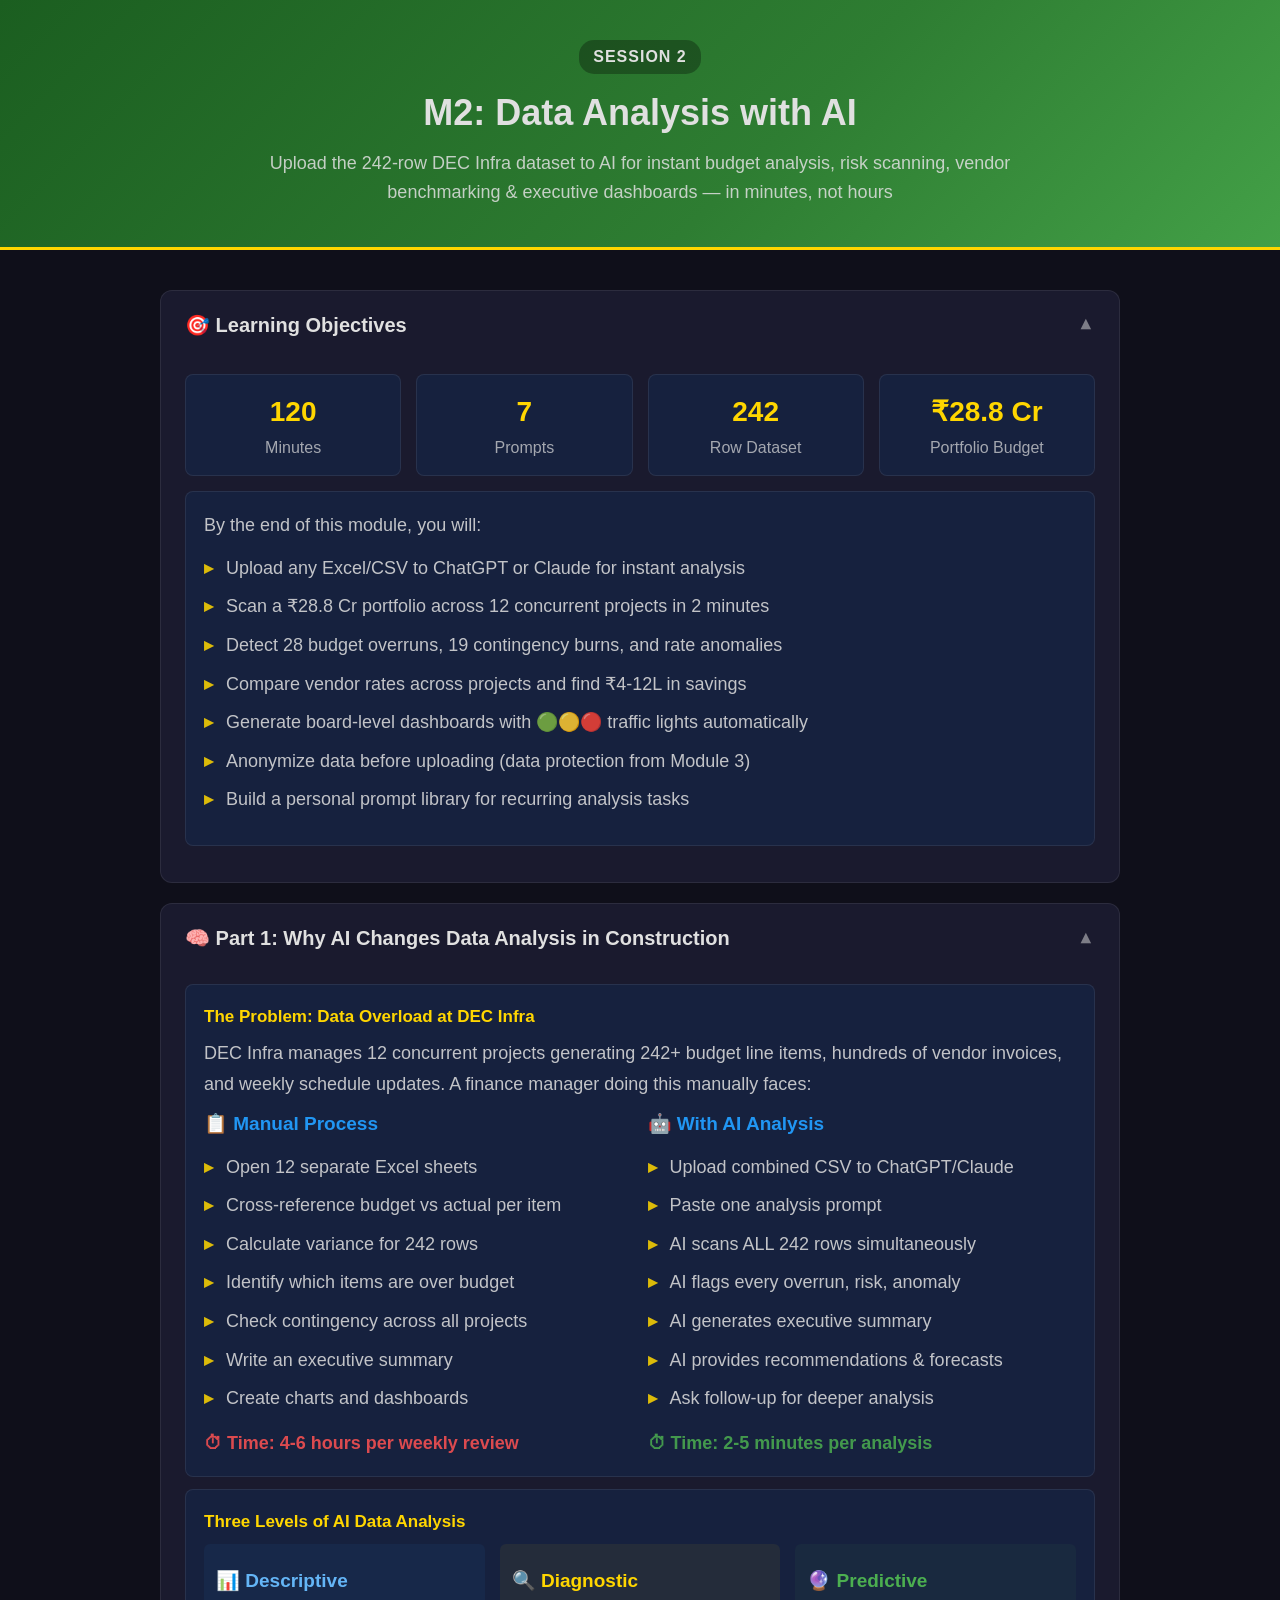
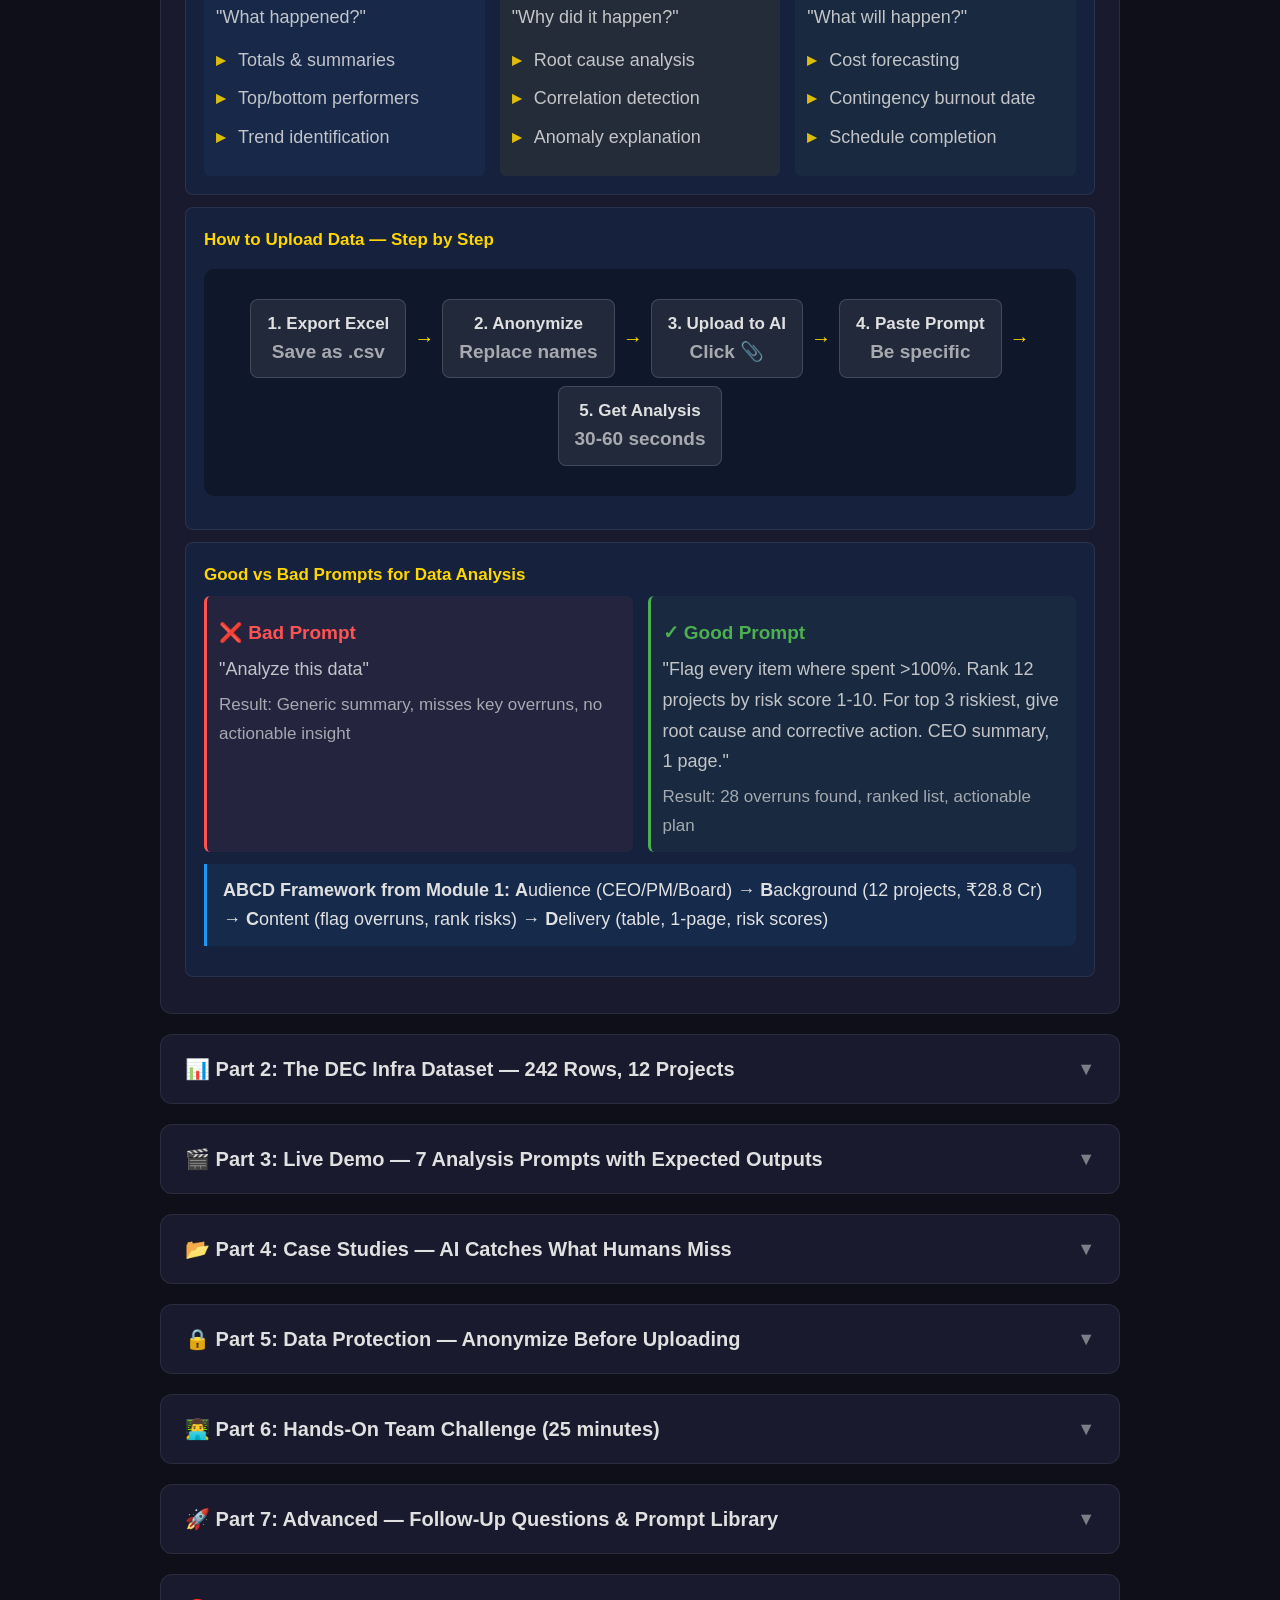
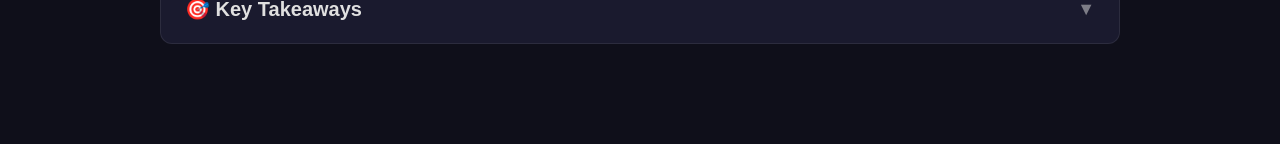
<file: M2_ Data Analysis — DEC AI Foundations.html>
<!DOCTYPE html>
<html lang="en">
<head>
<meta charset="UTF-8">
<meta name="description" content="Learn advanced Data Analysis techniques for DEC Infra. Interactive training module for DEC AI Foundations.">
<meta name="viewport" content="width=device-width, initial-scale=1.0">
<title>M2: Data Analysis — DEC AI Foundations</title>
<style>
*{margin:0;padding:0;box-sizing:border-box}
:root{--bg:#0f0f1a;--card:#1a1a2e;--card2:#16213e;--border:rgba(255,255,255,0.08);--text:#e0e0e0;--accent:#FFD600;--blue:#2196F3;--green:#4CAF50;--red:#FF5252;--orange:#FF9800}
body{font-family:'Segoe UI',Roboto,sans-serif;background:var(--bg);color:var(--text);line-height:1.6;padding-bottom:60px}
.module-header{background:linear-gradient(135deg,#1B5E20 0%,#2E7D32 60%,#43A047 100%);padding:40px 30px;text-align:center;border-bottom:3px solid var(--accent)}
.module-header .tag{display:inline-block;background:rgba(0,0,0,0.3);padding:4px 14px;border-radius:15px;font-size: 16px;font-weight:600;margin-bottom:10px;letter-spacing:1px}
.module-header h1{font-size: 36px;font-weight:800;margin-bottom:8px}
.module-header p{font-size: 18px;opacity:0.85;max-width:750px;margin:0 auto}
.container{max-width:1000px;margin:0 auto;padding:20px}
.section{background:var(--card);border:1px solid var(--border);border-radius:12px;margin:20px 0;overflow:hidden}
.section-head{padding:18px 24px;cursor:pointer;display:flex;align-items:center;justify-content:space-between;transition:background 0.2s}
.section-head:hover{background:rgba(255,255,255,0.03)}
.section-head h2{font-size: 20px;font-weight:700;display:flex;align-items:center;gap:10px}
.section-head .arrow{font-size: 18px;opacity:0.5;transition:transform 0.3s}
.section-body{padding:0 24px 24px;display:none}
.section.open .section-body{display:block}
.section.open .arrow{transform:rotate(180deg)}
.card{background:var(--card2);border:1px solid var(--border);border-radius:8px;padding:18px;margin:12px 0}
.card h3{font-size: 17px;font-weight:600;color:var(--accent);margin-bottom:8px}
.card h4{font-size: 19px;font-weight:600;color:var(--blue);margin-bottom:6px;margin-top:10px}
.card p,.card li{font-size: 18px;opacity:0.85;line-height:1.7}
.card ul{list-style:none;margin:8px 0}
.card ul li{padding:4px 0 4px 22px;position:relative}
.card ul li:before{content:"▸";position:absolute;left:0;color:var(--accent);font-weight:bold}
.grid-2{display:grid;grid-template-columns:1fr 1fr;gap:15px}
.grid-3{display:grid;grid-template-columns:1fr 1fr 1fr;gap:15px}
@media(max-width:768px){.grid-2,.grid-3{grid-template-columns:1fr}}
.stats{display:flex;gap:15px;flex-wrap:wrap;margin:15px 0}
.stat{background:var(--card2);border:1px solid var(--border);border-radius:8px;padding:15px;text-align:center;flex:1;min-width:120px}
.stat .n{font-size: 28px;font-weight:800;color:var(--accent);display:block}
.stat .l{font-size: 16px;opacity:0.7}
table{width:100%;border-collapse:collapse;margin:12px 0;font-size: 17px}
th{background:rgba(255,255,255,0.08);padding:10px 12px;text-align:left;font-weight:600;border-bottom:2px solid var(--border)}
td{padding:8px 12px;border-bottom:1px solid var(--border)}
tr:hover{background:rgba(255,255,255,0.02)}
.tip{background:rgba(255,214,0,0.08);border-left:3px solid var(--accent);padding:12px 16px;margin:12px 0;border-radius:0 8px 8px 0;font-size: 18px}
.warning{background:rgba(255,82,82,0.08);border-left:3px solid var(--red);padding:12px 16px;margin:12px 0;border-radius:0 8px 8px 0;font-size: 18px}
.success{background:rgba(76,175,80,0.08);border-left:3px solid var(--green);padding:12px 16px;margin:12px 0;border-radius:0 8px 8px 0;font-size: 18px}
.info-box{background:rgba(33,150,243,0.08);border-left:3px solid var(--blue);padding:12px 16px;margin:12px 0;border-radius:0 8px 8px 0;font-size: 18px}
.prompt{background:#1e1e2e;border:2px solid #69F0AE;border-radius:8px;padding:16px;margin:12px 0;font-family:'Courier New',monospace;font-size: 17px;color:#a6e3a1;line-height:1.5;white-space:pre-wrap;position:relative;max-height:400px;overflow-y:auto}
.prompt-label{display:inline-block;background:#69F0AE;color:#1e1e2e;padding:3px 12px;border-radius:15px;font-size: 19px;font-weight:700;margin-bottom:8px;font-family:'Segoe UI',sans-serif}
.copy-btn{position:absolute;top:10px;right:10px;background:rgba(255,255,255,0.1);border:1px solid rgba(255,255,255,0.2);color:#69F0AE;padding:4px 12px;border-radius:5px;cursor:pointer;font-size: 19px;font-family:'Segoe UI',sans-serif}
.output{background:#0d1117;border:1px solid #30363d;border-radius:8px;padding:16px;margin:12px 0;font-family:'Courier New',monospace;font-size: 16px;color:#c9d1d9;line-height:1.5;white-space:pre-wrap;max-height:400px;overflow-y:auto}
.output-label{display:inline-block;background:var(--blue);color:white;padding:3px 12px;border-radius:15px;font-size: 19px;font-weight:700;margin-bottom:8px;font-family:'Segoe UI',sans-serif}
.exercise{background:rgba(156,39,176,0.08);border:2px solid rgba(156,39,176,0.2);border-radius:8px;padding:18px;margin:12px 0}
.exercise h3{color:#CE93D8;font-size: 16px;margin-bottom:8px}
.badge{display:inline-block;padding:3px 10px;border-radius:12px;font-size: 19px;font-weight:700}
.badge-time{background:rgba(33,150,243,0.15);color:var(--blue);border:1px solid rgba(33,150,243,0.3)}
.badge-impact{background:rgba(255,214,0,0.15);color:var(--accent);border:1px solid rgba(255,214,0,0.3)}
.badge-risk{background:rgba(255,82,82,0.15);color:var(--red);border:1px solid rgba(255,82,82,0.3)}
.diagram{background:rgba(0,0,0,0.3);border-radius:10px;padding:20px;margin:15px 0;text-align:center}
.diagram .flow{display:flex;align-items:center;justify-content:center;gap:8px;flex-wrap:wrap;margin:10px 0}
.diagram .node{background:rgba(255,255,255,0.08);border:1px solid rgba(255,255,255,0.15);border-radius:8px;padding:10px 16px;font-size: 17px;font-weight:600}
.diagram .arr{color:var(--accent);font-size: 20px;font-weight:bold}
.cs{background:var(--card2);border:1px solid var(--border);border-radius:10px;margin:16px 0;overflow:hidden}
.cs-head{padding:14px 18px;cursor:pointer;display:flex;align-items:center;justify-content:space-between}
.cs-head:hover{background:rgba(255,255,255,0.03)}
.cs-head h3{font-size: 16px;font-weight:600;display:flex;align-items:center;gap:8px;flex-wrap:wrap}
.cs-head .csa{font-size: 18px;opacity:0.4;transition:transform 0.3s}
.cs-body{padding:0 18px 18px;display:none}
.cs.cso .cs-body{display:block}
.cs.cso .csa{transform:rotate(180deg)}
.cst{font-size: 19px;padding:2px 8px;border-radius:10px;font-weight:600}
.cst-d{background:rgba(33,150,243,0.15);color:#64B5F6}
.cst-e{background:rgba(156,39,176,0.15);color:#CE93D8}
.cst-c{background:rgba(76,175,80,0.15);color:#4CAF50}
.cst-w{background:rgba(255,152,0,0.15);color:#FF9800}
.cb{background:rgba(0,0,0,0.2);border-radius:6px;padding:14px;margin:10px 0;font-size: 18px}
.cb h4{font-size: 18px;margin-bottom:6px}
</style>

<style>
/* Global Mobile Responsiveness Overrides */
@media (max-width: 768px) {
    body { padding: 10px !important; }
    .grid-3, .grid-2 { grid-template-columns: 1fr !important; }
    .container { width: 100% !important; padding: 15px !important; }
    .glass-card, .card { padding: 20px !important; }
    h1 { font-size: 28px !important; }
    h2 { font-size: 24px !important; }
    h3 { font-size: 20px !important; }
    .btn, button { width: 100% !important; margin-bottom: 10px !important; box-sizing: border-box !important; }
    
    /* specific for Prompt Builder */
    .chat-layout { flex-direction: column !important; }
    .chat-sidebar { width: 100% !important; border-right: none !important; border-bottom: 1px solid rgba(255,255,255,0.1) !important; }
    .chat-main { width: 100% !important; padding: 15px !important; }
    
    /* specific for M3 quiz */
    #part5-quiz-container { padding: 20px 15px !important; }
    #part5-quiz-container .btn { font-size: 14px !important; padding: 10px !important; min-width: 100% !important; }
}
</style>
</head>
<body>

<div class="module-header">
<div class="tag">SESSION 2</div>
<h1>M2: Data Analysis with AI</h1>
<p>Upload the 242-row DEC Infra dataset to AI for instant budget analysis, risk scanning, vendor benchmarking & executive dashboards — in minutes, not hours</p>
</div>

<div class="container">

<!-- OBJECTIVES -->
<div class="section open">
<div class="section-head" onclick="toggle(this)"><h2>🎯 Learning Objectives</h2><span class="arrow">▼</span></div>
<div class="section-body">
<div class="stats">
<div class="stat"><span class="n">120</span><span class="l">Minutes</span></div>
<div class="stat"><span class="n">7</span><span class="l">Prompts</span></div>
<div class="stat"><span class="n">242</span><span class="l">Row Dataset</span></div>
<div class="stat"><span class="n">₹28.8 Cr</span><span class="l">Portfolio Budget</span></div>
</div>
<div class="card"><p>By the end of this module, you will:</p><ul>
<li>Upload any Excel/CSV to ChatGPT or Claude for instant analysis</li>
<li>Scan a ₹28.8 Cr portfolio across 12 concurrent projects in 2 minutes</li>
<li>Detect 28 budget overruns, 19 contingency burns, and rate anomalies</li>
<li>Compare vendor rates across projects and find ₹4-12L in savings</li>
<li>Generate board-level dashboards with 🟢🟡🔴 traffic lights automatically</li>
<li>Anonymize data before uploading (data protection from Module 3)</li>
<li>Build a personal prompt library for recurring analysis tasks</li>
</ul></div>
</div>
</div>

<!-- PART 1: THEORY -->
<div class="section open">
<div class="section-head" onclick="toggle(this)"><h2>🧠 Part 1: Why AI Changes Data Analysis in Construction</h2><span class="arrow">▼</span></div>
<div class="section-body">
<div class="card">
<h3>The Problem: Data Overload at DEC Infra</h3>
<p>DEC Infra manages 12 concurrent projects generating 242+ budget line items, hundreds of vendor invoices, and weekly schedule updates. A finance manager doing this manually faces:</p>
<div class="grid-2">
<div>
<h4>📋 Manual Process</h4>
<ul>
<li>Open 12 separate Excel sheets</li>
<li>Cross-reference budget vs actual per item</li>
<li>Calculate variance for 242 rows</li>
<li>Identify which items are over budget</li>
<li>Check contingency across all projects</li>
<li>Write an executive summary</li>
<li>Create charts and dashboards</li>
</ul>
<p style="margin-top:10px;color:#FF5252;font-weight:600">⏱ Time: 4-6 hours per weekly review</p>
</div>
<div>
<h4>🤖 With AI Analysis</h4>
<ul>
<li>Upload combined CSV to ChatGPT/Claude</li>
<li>Paste one analysis prompt</li>
<li>AI scans ALL 242 rows simultaneously</li>
<li>AI flags every overrun, risk, anomaly</li>
<li>AI generates executive summary</li>
<li>AI provides recommendations & forecasts</li>
<li>Ask follow-up for deeper analysis</li>
</ul>
<p style="margin-top:10px;color:#4CAF50;font-weight:600">⏱ Time: 2-5 minutes per analysis</p>
</div>
</div>
</div>

<div class="card">
<h3>Three Levels of AI Data Analysis</h3>
<div class="grid-3">
<div style="background:rgba(33,150,243,0.06);padding:12px;border-radius:6px">
<h4 style="color:#64B5F6">📊 Descriptive</h4>
<p>"What happened?"</p>
<ul><li>Totals & summaries</li><li>Top/bottom performers</li><li>Trend identification</li></ul>
</div>
<div style="background:rgba(255,214,0,0.06);padding:12px;border-radius:6px">
<h4 style="color:#FFD600">🔍 Diagnostic</h4>
<p>"Why did it happen?"</p>
<ul><li>Root cause analysis</li><li>Correlation detection</li><li>Anomaly explanation</li></ul>
</div>
<div style="background:rgba(76,175,80,0.06);padding:12px;border-radius:6px">
<h4 style="color:#4CAF50">🔮 Predictive</h4>
<p>"What will happen?"</p>
<ul><li>Cost forecasting</li><li>Contingency burnout date</li><li>Schedule completion</li></ul>
</div>
</div>
</div>

<div class="card">
<h3>How to Upload Data — Step by Step</h3>
<div class="diagram">
<div class="flow">
<div class="node">1. Export Excel<br/><span style="font-size: 19px;opacity:0.7">Save as .csv</span></div>
<div class="arr">→</div>
<div class="node">2. Anonymize<br/><span style="font-size: 19px;opacity:0.7">Replace names</span></div>
<div class="arr">→</div>
<div class="node">3. Upload to AI<br/><span style="font-size: 19px;opacity:0.7">Click 📎</span></div>
<div class="arr">→</div>
<div class="node">4. Paste Prompt<br/><span style="font-size: 19px;opacity:0.7">Be specific</span></div>
<div class="arr">→</div>
<div class="node">5. Get Analysis<br/><span style="font-size: 19px;opacity:0.7">30-60 seconds</span></div>
</div>
</div>
</div>

<div class="card">
<h3>Good vs Bad Prompts for Data Analysis</h3>
<div class="grid-2">
<div style="background:rgba(255,82,82,0.06);padding:12px;border-radius:6px;border-left:3px solid #FF5252">
<h4 style="color:#FF5252">❌ Bad Prompt</h4>
<p>"Analyze this data"</p>
<p style="font-size: 17px;opacity:0.7;margin-top:6px">Result: Generic summary, misses key overruns, no actionable insight</p>
</div>
<div style="background:rgba(76,175,80,0.06);padding:12px;border-radius:6px;border-left:3px solid #4CAF50">
<h4 style="color:#4CAF50">✓ Good Prompt</h4>
<p>"Flag every item where spent >100%. Rank 12 projects by risk score 1-10. For top 3 riskiest, give root cause and corrective action. CEO summary, 1 page."</p>
<p style="font-size: 17px;opacity:0.7;margin-top:6px">Result: 28 overruns found, ranked list, actionable plan</p>
</div>
</div>
<div class="info-box"><strong>ABCD Framework from Module 1:</strong> <strong>A</strong>udience (CEO/PM/Board) → <strong>B</strong>ackground (12 projects, ₹28.8 Cr) → <strong>C</strong>ontent (flag overruns, rank risks) → <strong>D</strong>elivery (table, 1-page, risk scores)</div>
</div>
</div>
</div>

<!-- PART 2: THE DATASET -->
<div class="section">
<div class="section-head" onclick="toggle(this)"><h2>📊 Part 2: The DEC Infra Dataset — 242 Rows, 12 Projects</h2><span class="arrow">▼</span></div>
<div class="section-body">
<div class="card">
<h3>Dataset Overview</h3>
<p>A synthetic but realistic dataset modeled on DEC Infra's actual project portfolio. This is the file participants will upload to AI.</p>
<h4>12 Projects:</h4>
<div class="grid-3">
<div><ul><li>IISER Library, Tirupati</li><li>Medical College, Suryapet</li><li>IT Park Tower, Mangalgiri</li><li>NSDL Data Center, Bangalore</li></ul></div>
<div><ul><li>JNTU Campus, Anantapur</li><li>Urdu University, Hyderabad</li><li>APIIC Industrial Park</li><li>SWC Warehouse, Jaipur</li></ul></div>
<div><ul><li>Kamareddy Auditorium</li><li>Gajwel Auditorium</li><li>Kollur Township</li><li>Nizamabad Water Plant</li></ul></div>
</div>
<h4>26 Columns Across 5 Categories:</h4>
<table>
<tr><th>Category</th><th>Columns</th></tr>
<tr><td>Identity</td><td>Project_Name, Location, Project_Type</td></tr>
<tr><td>Budget</td><td>Budget_Line_Item, Sub_Category, Main_Category, Phase</td></tr>
<tr><td>Financial</td><td>Budgeted_Amount_Lacs, Spent_Amount_Lacs, Percentage_Spent, Remaining_Amount_Lacs</td></tr>
<tr><td>Contingency</td><td>Contingency_Allocated_Lacs, Contingency_Used_Lacs</td></tr>
<tr><td>Vendor</td><td>Vendor_Name, Unit_Rate_Rupees, Quantity_Units, Unit_Type</td></tr>
<tr><td>Progress</td><td>Work_Status, Completion_Target_Percent, Actual_Completion_Percent, Timeline_Status</td></tr>
<tr><td>Risk</td><td>Risk_Level, Risk_Description, Approval_Status, Invoice_Pending_Lacs, Notes</td></tr>
</table>
</div>

<div class="grid-2">
<div class="card">
<h3>Portfolio at a Glance</h3>
<table>
<tr><td>Total Budget</td><td style="text-align:right;font-weight:700;color:#FFD600">₹2,883.2 Lac</td></tr>
<tr><td>Total Spent</td><td style="text-align:right">₹1,913.0 Lac (66.4%)</td></tr>
<tr><td>Remaining</td><td style="text-align:right">₹970.2 Lac</td></tr>
<tr><td>Contingency Allocated</td><td style="text-align:right">₹203.2 Lac</td></tr>
<tr><td>Contingency Used</td><td style="text-align:right;color:#FF9800">₹34.0 Lac (16.7%)</td></tr>
<tr><td>Pending Invoices</td><td style="text-align:right;color:#FF5252">₹201.2 Lac</td></tr>
<tr><td>Items Over Budget</td><td style="text-align:right;color:#FF5252">28 of 242</td></tr>
<tr><td>High/Critical Risk Items</td><td style="text-align:right;color:#FF5252">84 items</td></tr>
</table>
</div>
<div class="card">
<h3>🚩 Red Flags (Don't Reveal Before Demo!)</h3>
<ul>
<li>Gajwel HVAC: <span style="color:#FF5252">115% spent</span> — ₹1.8L over</li>
<li>Nizamabad RCC Columns: <span style="color:#FF5252">114.9%</span> — ₹2.9L over</li>
<li>Kollur Slab Casting: <span style="color:#FF5252">110.3%</span> — ₹2.5L over</li>
<li>Kamareddy HVAC contingency: <span style="color:#FF9800">91% burned</span></li>
<li>Medical College Piling contingency: <span style="color:#FF9800">88% burned</span></li>
<li>Rebar rate gap: IT Park ₹51/kg vs Medical College ₹65/kg (<span style="color:#FF5252">27% spread</span>)</li>
<li>JNTU pending invoice: <span style="color:#FF9800">₹9.87L stuck</span></li>
<li>Healthiest: <span style="color:#4CAF50">IT Park & JNTU — zero overruns, zero contingency burn</span></li>
</ul>
</div>
</div>

<div class="card">
<h3>Project Risk Heatmap</h3>
<table>
<tr><th>Project</th><th>Rows</th><th>Budget</th><th>% Spent</th><th>Overruns</th><th>High Risk</th><th>Status</th></tr>
<tr><td>Medical College</td><td>21</td><td>₹292.4L</td><td>70.6%</td><td style="color:#FF5252">3</td><td style="color:#FF5252">8</td><td>🔴 Stressed</td></tr>
<tr><td>Kollur Township</td><td>21</td><td>₹239.8L</td><td>77.7%</td><td style="color:#FF5252">3</td><td style="color:#FF5252">10</td><td>🔴 Stressed</td></tr>
<tr><td>Kamareddy Auditorium</td><td>22</td><td>₹203.3L</td><td>73.4%</td><td style="color:#FF9800">4</td><td style="color:#FF5252">11</td><td>🟠 Watch</td></tr>
<tr><td>Nizamabad Water Plant</td><td>23</td><td>₹250.8L</td><td>74.1%</td><td style="color:#FF9800">3</td><td style="color:#FF5252">11</td><td>🟠 Watch</td></tr>
<tr><td>IISER Library</td><td>16</td><td>₹221.7L</td><td>78.0%</td><td style="color:#FF9800">4</td><td>8</td><td>🟠 Watch</td></tr>
<tr><td>Gajwel Auditorium</td><td>23</td><td>₹239.7L</td><td>62.3%</td><td style="color:#FF9800">4</td><td>7</td><td>🟠 Watch</td></tr>
<tr><td>NSDL Data Center</td><td>18</td><td>₹253.4L</td><td>64.8%</td><td>3</td><td>7</td><td>🟡 Caution</td></tr>
<tr><td>SWC Warehouse</td><td>21</td><td>₹249.6L</td><td>62.0%</td><td>3</td><td>11</td><td>🟡 Caution</td></tr>
<tr><td>APIIC Industrial Park</td><td>22</td><td>₹230.7L</td><td>63.6%</td><td>1</td><td>4</td><td>🟡 Caution</td></tr>
<tr><td>Urdu University</td><td>17</td><td>₹185.2L</td><td>60.2%</td><td style="color:#4CAF50">0</td><td>7</td><td>🟢 Healthy</td></tr>
<tr><td style="color:#4CAF50">IT Park Tower</td><td>18</td><td>₹261.8L</td><td style="color:#4CAF50">56.9%</td><td style="color:#4CAF50">0</td><td style="color:#4CAF50">0</td><td>🟢 Best</td></tr>
<tr><td style="color:#4CAF50">JNTU Campus Block</td><td>20</td><td>₹254.8L</td><td style="color:#4CAF50">53.7%</td><td style="color:#4CAF50">0</td><td style="color:#4CAF50">0</td><td>🟢 Best</td></tr>
</table>
<div class="tip"><strong>💡 Facilitator:</strong> Don't show this table before the demo. Let participants see AI discover these patterns live — that's the "wow" moment.</div>
</div>
</div>
</div>

<!-- PART 3: 7 PROMPTS -->
<div class="section">
<div class="section-head" onclick="toggle(this)"><h2>🎬 Part 3: Live Demo — 7 Analysis Prompts with Expected Outputs</h2><span class="arrow">▼</span></div>
<div class="section-body">
<p style="margin-bottom:15px">Upload the 242-row CSV first, then paste any prompt. Click each to expand and see expected AI output.</p>

<!-- P1 -->
<div class="cs" onclick="tcs(this)"><div class="cs-head"><h3><span class="cst cst-d">LIVE DEMO</span> Prompt 1: Portfolio Risk Scan</h3><span class="csa">▼</span></div><div class="cs-body">
<p><span class="badge badge-time">⏱ 2 min</span> <span class="badge badge-risk">⚠ Most critical — run this first</span></p>
<span class="prompt-label">COPY-PASTE PROMPT</span>
<div class="prompt"><button class="copy-btn" onclick="cp(this)">📋 Copy</button>I've uploaded a CSV with 242 rows of construction project budget data across 12 concurrent projects, total portfolio budget ₹2,883 Lac.

Run a PORTFOLIO RISK SCAN:

1. FLAG every line item where Percentage_Spent exceeds 100%
2. FLAG every item where Contingency_Used exceeds 50% of Contingency_Allocated
3. FLAG every project where Actual_Completion < Completion_Target by more than 10%
4. RANK all 12 projects from highest risk to lowest risk
5. For the TOP 3 riskiest projects, provide:
   - Specific overrun line items with amounts
   - Root cause analysis
   - Recommended corrective action
   - Forecast: Will this project finish over budget? By how much?

Format as a 1-page executive summary for the CEO.
Include a risk score (1-10) for each project.
Use 🔴🟡🟢 indicators.</div>

<span class="output-label">EXPECTED AI OUTPUT</span>
<div class="output">🚨 PORTFOLIO RISK SCAN — EXECUTIVE SUMMARY
Portfolio: ₹2,883.2L across 12 projects | 66.4% spent | 28 overruns detected

CRITICAL PROJECTS:
━━━━━━━━━━━━━━━━━━

🔴 Kamareddy Auditorium — Risk: 8.2/10
├─ HVAC Units: 108.2% (₹2.2L over) + contingency 91% burned
├─ Fire Fighting: 109.7% (₹0.8L over)
├─ Lighting Fixtures: 110.3% (₹0.3L over)
├─ Root cause: MEP scope underestimated, vendor rates escalated
├─ Forecast: ₹4-6L final overrun if uncorrected
└─ ACTION: Freeze MEP additions, renegotiate HVAC contract

🔴 Kollur Township — Risk: 7.8/10
├─ Slab Casting: 110.3% (₹2.5L over) + contingency 57% burned
├─ Elevator: contingency 58% burned (₹1.8L of ₹3.1L)
├─ Floor Tiling: contingency 80% burned (₹2.7L of ₹3.3L)
├─ Root cause: Residential finishing costs exceeded estimates
├─ Forecast: ₹3-5L additional contingency needed
└─ ACTION: Value-engineering on remaining finishes

🟠 Nizamabad Water Plant — Risk: 7.0/10
├─ RCC Columns: 114.9% (₹2.9L over) + contingency 73% burned
├─ Rebar contingency: 64% burned
├─ Root cause: Foundation conditions required heavier RCC
├─ Forecast: ₹3-4L overrun if current pace continues
└─ ACTION: Design review for remaining structural scope

HEALTHY PROJECTS:
├─ 🟢 IT Park Tower: Risk 1.5/10 — Zero overruns, zero contingency burn
├─ 🟢 JNTU Campus: Risk 1.8/10 — Under budget, ahead of schedule
└─ 🟢 Urdu University: Risk 3.0/10 — On track, no overruns

PORTFOLIO SUMMARY:
├─ Total overrun items: 28 of 242 (11.6%)
├─ Total contingency at risk: ₹34L used of ₹203L (16.7%)
├─ Pending invoices: ₹201.2L (potential cash flow impact)
└─ Forecast: Portfolio will finish within budget IF top 3 projects are corrected</div>
</div></div>

<!-- P2 -->
<div class="cs" onclick="tcs(this)"><div class="cs-head"><h3><span class="cst cst-d">LIVE DEMO</span> Prompt 2: Cross-Project Variance Analysis</h3><span class="csa">▼</span></div><div class="cs-body">
<span class="prompt-label">COPY-PASTE PROMPT</span>
<div class="prompt"><button class="copy-btn" onclick="cp(this)">📋 Copy</button>Using the same 242-row dataset, perform a CROSS-PROJECT VARIANCE ANALYSIS:

1. Compare budget utilization (% spent) across all 12 projects — rank most to least efficient
2. Which project has BEST cost control? What are they doing right?
3. Which has WORST cost control? What went wrong?
4. Compare SAME materials across projects:
   - Rebar/TMT Steel rate per kg across all projects
   - Concrete rate per cum across all projects
   - HVAC rate per unit across all projects
5. Which vendors appear in multiple projects? Are their rates consistent?
6. Calculate: If every project used the lowest rate for each material, total savings?

Create a comparison table + key insights.
Highlight: Top 5 procurement optimization opportunities.</div>
</div></div>

<!-- P3 -->
<div class="cs" onclick="tcs(this)"><div class="cs-head"><h3><span class="cst cst-d">LIVE DEMO</span> Prompt 3: Phase-by-Phase Trend Analysis</h3><span class="csa">▼</span></div><div class="cs-body">
<span class="prompt-label">COPY-PASTE PROMPT</span>
<div class="prompt"><button class="copy-btn" onclick="cp(this)">📋 Copy</button>Analyze the 242-row dataset by CONSTRUCTION PHASE:

1. Group all items by Main_Category (Civil, MEP, Finishing)
2. For EACH phase across all 12 projects:
   - Total budget vs total spent
   - Average budget utilization (%)
   - Number of overrun items
   - Average contingency burn rate
3. Which phase consistently runs over budget? By how much?
4. Which phase is most predictable (lowest variance)?
5. Civil vs MEP vs Finishing — which is the riskiest phase for DEC Infra?
6. Recommend contingency allocation % per phase for future projects

Create a phase benchmarking report with a summary table.</div>
</div></div>

<!-- P4 -->
<div class="cs" onclick="tcs(this)"><div class="cs-head"><h3><span class="cst cst-d">LIVE DEMO</span> Prompt 4: Contingency Health Check</h3><span class="csa">▼</span></div><div class="cs-body">
<span class="prompt-label">COPY-PASTE PROMPT</span>
<div class="prompt"><button class="copy-btn" onclick="cp(this)">📋 Copy</button>Run a CONTINGENCY HEALTH CHECK on all 12 projects:

1. Portfolio level: ₹203.2L allocated, ₹34.0L used — is this sustainable?
2. Per project: contingency allocated, used, remaining, burn rate (%)
3. Flag every item where contingency burn exceeds 50%
4. At current burn rates, which projects exhaust contingency before completion?
5. Which projects have barely touched contingency? Can we reallocate?
6. Total additional contingency needed across portfolio to finish safely

Create a RAG dashboard:
🔴 RED: >60% contingency burned
🟡 AMBER: 30-60% burned
🟢 GREEN: <30% burned

Recommend: Specific contingency reallocation from healthy to stressed projects.</div>
</div></div>

<!-- P5 -->
<div class="cs" onclick="tcs(this)"><div class="cs-head"><h3><span class="cst cst-d">LIVE DEMO</span> Prompt 5: Vendor Rate Deep-Dive</h3><span class="csa">▼</span></div><div class="cs-body">
<p><span class="badge badge-impact">💰 This prompt typically finds ₹4-12L in savings</span></p>
<span class="prompt-label">COPY-PASTE PROMPT</span>
<div class="prompt"><button class="copy-btn" onclick="cp(this)">📋 Copy</button>Perform a VENDOR RATE DEEP-DIVE across all 12 projects:

1. Extract all unit rates from Unit_Rate_Rupees column
2. Compare the SAME material/service across different projects:
   - Rebar/TMT Steel per kg (I can see rates from ₹51-65/kg — why the spread?)
   - Concrete per cum
   - HVAC per unit
   - Electrical wiring per Rmt
   - Plumbing per Rmt
3. For each material: Best rate, worst rate, % difference, which project pays most
4. Flag any item where a project pays >20% above portfolio average
5. Calculate total savings if all projects used the best available rate
6. Are any vendors charging different rates for same work at different projects?

Format as a procurement optimization report.
Top 5 items where renegotiating saves the most money.
Include a "Quick Win" section: savings achievable within 30 days.</div>

<span class="output-label">EXPECTED FINDING: REBAR RATE ANOMALY</span>
<div class="output">📊 REBAR / TMT STEEL — RATE COMPARISON ACROSS PROJECTS

Project                Rate (₹/kg)    Vendor                    vs Best
──────────────────────────────────────────────────────────────────────
IT Park Tower          ₹51/kg         AP Infra Services         BEST ✓
APIIC Industrial       ₹53/kg         Sri Balaji Infra          +3.9%
Nizamabad Water        ₹53/kg         Hyderabad Civil Corp      +3.9%
Gajwel Auditorium      ₹55/kg         Srinivasa Constructions   +7.8%
SWC Warehouse          ₹63/kg         Ravi Foundations          +23.5% ⚠️
Kamareddy Auditorium   ₹63/kg         Srinivasa Constructions   +23.5% ⚠️
Medical College        ₹65/kg         SVS Contractors           +27.5% 🔴

⚠️ FINDING: Medical College pays 27.5% MORE than IT Park for identical TMT steel.
   If Medical College had 15,000 kg remaining at ₹65 → switch to ₹51 vendor:
   Savings: 15,000 × ₹14 = ₹2.1L on ONE material at ONE project.

💰 PORTFOLIO-WIDE: Standardizing rebar at ₹54/kg (volume discount) across
   all projects with remaining quantities = estimated ₹4.8-6.2L annual savings.</div>
</div></div>

<!-- P6 -->
<div class="cs" onclick="tcs(this)"><div class="cs-head"><h3><span class="cst cst-d">NEW</span> Prompt 6: Invoice & Payment Gap Analysis</h3><span class="csa">▼</span></div><div class="cs-body">
<p><span class="badge badge-impact">💰 ₹201.2L in pending invoices — who gets paid first?</span></p>
<span class="prompt-label">COPY-PASTE PROMPT</span>
<div class="prompt"><button class="copy-btn" onclick="cp(this)">📋 Copy</button>Analyze INVOICE & PAYMENT GAPS across all 12 projects:

1. Total pending invoices: ₹201.2L — break down by project
2. List TOP 10 highest pending invoices (amount, project, item, vendor)
3. Are any pending invoices linked to items that are OVER BUDGET?
   (This could mean disputed billing or inflated charges)
4. Are any pending invoices stuck at "Pending" or "Under Review" approval?
5. Which vendors have the most pending invoices across multiple projects?
6. Calculate: If we clear all undisputed invoices this month, what's the cash outflow?

Create an invoice priority list:
- CLEAR NOW: Approved, undisputed, vendor relationship at risk
- INVESTIGATE: Linked to overruns or disputed items
- HOLD: Under review, need more information

Recommend: Top 5 invoices to clear this week and why.</div>
</div></div>

<!-- P7 -->
<div class="cs" onclick="tcs(this)"><div class="cs-head"><h3><span class="cst cst-d">NEW</span> Prompt 7: Board-Level Dashboard</h3><span class="csa">▼</span></div><div class="cs-body">
<p><span class="badge badge-time">⏱ 3 min</span> <span class="badge badge-impact">💰 Replaces 2 days of manual board prep</span></p>
<span class="prompt-label">COPY-PASTE PROMPT</span>
<div class="prompt"><button class="copy-btn" onclick="cp(this)">📋 Copy</button>Create a BOARD-LEVEL PROJECT HEALTH DASHBOARD from this 242-row dataset:

For EACH of the 12 projects, create a status row:
- Project Name & Location
- Budget (₹L) | Spent (%) | Remaining
- 🟢🟡🔴 Budget Status (Under/At/Over)
- 🟢🟡🔴 Schedule Status (Ahead/On Track/Behind)
- 🟢🟡🔴 Contingency Status (Safe/<50% used/>50% used)
- Top Risk (1-line)
- Risk Score (1-10)

Then provide:
1. PORTFOLIO OVERVIEW (3 sentences max — total budget, health, key concern)
2. TOP 3 CONCERNS requiring board attention (with ₹ impact)
3. TOP 3 ACHIEVEMENTS worth highlighting
4. FORECAST: Will the ₹2,883L portfolio finish within budget?
5. DECISION QUEUE: Items requiring board approval this month

Format as professional board report. Max 2 pages. Traffic lights throughout.</div>
</div></div>

</div>
</div>

<!-- PART 4: CASE STUDIES -->
<div class="section">
<div class="section-head" onclick="toggle(this)"><h2>📂 Part 4: Case Studies — AI Catches What Humans Miss</h2><span class="arrow">▼</span></div>
<div class="section-body">

<div class="cs" onclick="tcs(this)"><div class="cs-head"><h3><span class="cst cst-c">CASE STUDY</span> CS-1: The ₹2.9L RCC Overrun Hidden in 242 Rows</h3><span class="csa">▼</span></div><div class="cs-body">
<div class="cb" style="border-left:3px solid #FF5252"><h4 style="color:#FF5252">📍 Situation</h4><p>Nizamabad Water Plant monthly report shows "on track" — overall 74.1% spent vs 75% planned. Looks fine at project level. But nobody drills into the 23 individual line items.</p></div>
<div class="cb" style="border-left:3px solid #2196F3"><h4 style="color:#2196F3">🤖 What AI Found</h4><p>Portfolio Risk Scan prompt flagged RCC Columns & Beams at <strong>114.9% spent — ₹2.9L over budget</strong>, the single largest overrun in the entire 242-row dataset. The overrun was masked because earthwork and plastering were under budget, averaging out the total. AI also found contingency for this item was already 73% burned with 30% of work remaining.</p></div>
<div class="cb" style="border-left:3px solid #4CAF50"><h4 style="color:#4CAF50">💰 Impact</h4><p>Manual discovery: at project end (too late). AI discovery: at 74% completion (time to act). PM froze scope additions, renegotiated remaining rebar quantities. <strong>Saved ₹1.8L vs doing nothing.</strong> Time to find it manually: 3-4 hours scanning 242 rows. Time with AI: 90 seconds.</p></div>
</div></div>

<div class="cs" onclick="tcs(this)"><div class="cs-head"><h3><span class="cst cst-c">CASE STUDY</span> CS-2: ₹4.8L Saved by Comparing Rebar Rates</h3><span class="csa">▼</span></div><div class="cs-body">
<div class="cb" style="border-left:3px solid #FF5252"><h4 style="color:#FF5252">📍 Situation</h4><p>Each of DEC Infra's 12 projects negotiates rebar independently. Nobody compares rates across sites because data lives in separate spreadsheets managed by different PMs.</p></div>
<div class="cb" style="border-left:3px solid #2196F3"><h4 style="color:#2196F3">🤖 What AI Found</h4><p>Vendor Rate Deep-Dive revealed: IT Park pays ₹51/kg, Medical College pays ₹65/kg — a <strong>27.5% gap</strong> for identical-grade TMT steel. SWC and Kamareddy also overpaying at ₹63/kg. AI calculated: standardizing at ₹54/kg (volume discount across portfolio) would save <strong>₹4.8-6.2L annually</strong>.</p></div>
<div class="cb" style="border-left:3px solid #4CAF50"><h4 style="color:#4CAF50">🎯 Action</h4><p>DEC Infra centralized rebar procurement. Single vendor negotiation across all sites. Result: ₹54/kg rate locked for 12 months. <strong>Annual savings: ₹8-12L.</strong> This one AI prompt paid for the entire training program.</p></div>
</div></div>

<div class="cs" onclick="tcs(this)"><div class="cs-head"><h3><span class="cst cst-c">CASE STUDY</span> CS-3: Kamareddy Contingency — 6 Weeks from Disaster</h3><span class="csa">▼</span></div><div class="cs-body">
<div class="cb" style="border-left:3px solid #FF5252"><h4 style="color:#FF5252">📍 Situation</h4><p>Kamareddy Auditorium has 4 overrun items and its HVAC contingency is 91% burned. Medical College piling contingency is 88% burned. Meanwhile, IT Park and JNTU have healthy untouched contingency reserves.</p></div>
<div class="cb" style="border-left:3px solid #2196F3"><h4 style="color:#2196F3">🤖 What AI Found</h4><p>Contingency Health Check revealed: At current burn rate, Kamareddy would exhaust ALL contingency in 6 weeks. Medical College in 8 weeks. But IT Park had ₹0.4L barely touched, JNTU had ₹0.4L untouched — both projects under budget and won't need it.</p></div>
<div class="cb" style="border-left:3px solid #4CAF50"><h4 style="color:#4CAF50">💰 Impact</h4><p>CFO approved reallocating ₹5L from healthy projects to stressed projects. Without this: Kamareddy would pause work (₹3-5L in idle labor costs) or request emergency board approval (3-week delay). AI analysis done in 2 minutes. Manual: Would require a full-day cross-portfolio review that nobody had time for.</p></div>
</div></div>

<div class="cs" onclick="tcs(this)"><div class="cs-head"><h3><span class="cst cst-c">CASE STUDY</span> CS-4: ₹9.87L Invoice Stuck for 45 Days</h3><span class="csa">▼</span></div><div class="cs-body">
<div class="cb" style="border-left:3px solid #FF5252"><h4 style="color:#FF5252">📍 Situation</h4><p>JNTU Campus has a ₹9.87L pending invoice for piling work — the largest pending invoice in the entire portfolio. The vendor is threatening to stop work on another DEC Infra project.</p></div>
<div class="cb" style="border-left:3px solid #2196F3"><h4 style="color:#2196F3">🤖 What AI Found</h4><p>Invoice Gap Analysis revealed: 10 invoices totaling ₹54L are pending across the portfolio. The JNTU ₹9.87L invoice was approved but stuck in payment processing. Meanwhile, 3 invoices totaling ₹8.5L were linked to over-budget items — flagged for investigation before payment.</p></div>
<div class="cb" style="border-left:3px solid #4CAF50"><h4 style="color:#4CAF50">🎯 Action</h4><p>Clear the 7 undisputed invoices (₹45.5L) immediately. Investigate 3 disputed invoices (₹8.5L) before payment. JNTU piling invoice cleared same day — vendor relationship preserved. <strong>One prompt prevented a vendor walkout that would have delayed JNTU by 3 weeks (₹8-10L impact).</strong></p></div>
</div></div>

<div class="cs" onclick="tcs(this)"><div class="cs-head"><h3><span class="cst cst-w">CAUTIONARY</span> CS-5: When AI Got the Recommendation Wrong</h3><span class="csa">▼</span></div><div class="cs-body">
<div class="cb" style="border-left:3px solid #FF5252"><h4 style="color:#FF5252">📍 What Went Wrong</h4><p>AI recommended dropping Srinivasa Constructions (₹63/kg rebar at Kamareddy) in favor of a cheaper vendor. Srinivasa also appears at Gajwel at ₹55/kg — so they can clearly supply at lower rates.</p></div>
<div class="cb" style="border-left:3px solid #FF9800"><h4 style="color:#FF9800">💥 What AI Didn't Know</h4><p>Srinivasa has a 12-year relationship with DEC Infra. They provide 24-hour emergency deliveries, 90-day credit terms, and have never missed a deadline. The ₹63/kg rate at Kamareddy included trucking to a remote location (2 hours from Hyderabad). The cheaper vendor would charge ₹12/kg extra for delivery — making them MORE expensive. AI analyzed data, not relationships.</p></div>
<div class="cb" style="border-left:3px solid #4CAF50"><h4 style="color:#4CAF50">✅ Lesson</h4><p><strong>AI analyzes what's IN the data. It doesn't know what's NOT in the data.</strong> Vendor relationships, delivery reliability, credit terms, site accessibility — these don't appear in spreadsheets. Always layer human judgment on AI analysis. AI is the starting point, never the final answer.</p></div>
</div></div>

</div>
</div>

<!-- PART 5: DATA PROTECTION -->
<div class="section">
<div class="section-head" onclick="toggle(this)"><h2>🔒 Part 5: Data Protection — Anonymize Before Uploading</h2><span class="arrow">▼</span></div>
<div class="section-body">
<div class="warning"><strong>⚠️ Free ChatGPT may train on your data.</strong> Use the anonymized version of the dataset for practice. See Module 3 for full data classification.</div>
<div class="card">
<h3>Quick Anonymization (2 minutes in Excel)</h3>
<table>
<tr><th>Step</th><th>Find</th><th>Replace With</th><th>Shortcut</th></tr>
<tr><td>1</td><td>IISER Library</td><td>Project Alpha</td><td>Ctrl+H</td></tr>
<tr><td>2</td><td>Medical College</td><td>Project Beta</td><td>Ctrl+H</td></tr>
<tr><td>3</td><td>Tirupati, AP</td><td>Location 1</td><td>Ctrl+H</td></tr>
<tr><td>4</td><td>SVS Contractors</td><td>Civil Vendor A</td><td>Ctrl+H</td></tr>
<tr><td>5</td><td><em>...repeat for all vendors...</em></td><td></td><td></td></tr>
<tr><td>6</td><td colspan="3">Keep ALL numbers intact — amounts, rates, percentages stay as-is</td></tr>
</table>
<p style="margin-top:10px"><strong>Pre-built anonymized file available:</strong> <code>DEC_Infra_Dataset_ANONYMIZED.csv</code> — ready to upload to free AI tools immediately.</p>
</div>
<div class="success"><strong>✓ Two files provided:</strong> (1) Master dataset with real names (facilitator reference only), (2) Anonymized dataset (safe for participant hands-on with any AI tool).</div>
</div>
</div>

<!-- PART 6: EXERCISE -->
<div class="section">
<div class="section-head" onclick="toggle(this)"><h2>👨‍💻 Part 6: Hands-On Team Challenge (25 minutes)</h2><span class="arrow">▼</span></div>
<div class="section-body">
<div class="exercise"><h3>🏋️ Team Challenge: Analyze the ₹28.8 Cr Portfolio</h3><p>4 teams, each uploads the anonymized CSV and runs ONE assigned prompt. Present top 3 findings in 2 minutes. Judged on: insight quality, actionability, and clarity.</p></div>
<div class="grid-2">
<div class="card"><h3>Team 1: Budget Detectives 🔍</h3><p>Prompt #1 (Risk Scan). Find the 3 most dangerous overruns. What should the CEO know TODAY?</p><p style="font-size: 17px;opacity:0.7;margin-top:8px">Judge asks: "If you fix only ONE item, which and why?"</p></div>
<div class="card"><h3>Team 2: Cost Optimizers 💰</h3><p>Prompt #5 (Rate Deep-Dive). Find 3 materials where DEC Infra overpays. Total savings?</p><p style="font-size: 17px;opacity:0.7;margin-top:8px">Judge asks: "How much can we save this quarter?"</p></div>
<div class="card"><h3>Team 3: Contingency Watchers ⚠️</h3><p>Prompt #4 (Contingency Check). Which projects run out first? What do we do?</p><p style="font-size: 17px;opacity:0.7;margin-top:8px">Judge asks: "Should we reallocate? From where to where?"</p></div>
<div class="card"><h3>Team 4: Board Briefers 📋</h3><p>Prompt #7 (Board Dashboard). Create the board report. Present as if the board is listening NOW.</p><p style="font-size: 17px;opacity:0.7;margin-top:8px">Judge asks: "What decision does the board make today?"</p></div>
</div>
<div class="tip"><strong>💡 Tips:</strong> Upload CSV first, then paste prompt. If ChatGPT is slow, try Claude. Focus on INSIGHTS not descriptions — tell us what you FOUND, not what you DID.</div>
</div>
</div>

<!-- PART 7: ADVANCED -->
<div class="section">
<div class="section-head" onclick="toggle(this)"><h2>🚀 Part 7: Advanced — Follow-Up Questions & Prompt Library</h2><span class="arrow">▼</span></div>
<div class="section-body">
<div class="card">
<h3>5 Powerful Follow-Up Patterns</h3>
<p>After the first analysis, dig deeper. AI remembers your uploaded data within the conversation.</p>
<table>
<tr><th>Pattern</th><th>Example</th><th>Reveals</th></tr>
<tr><td><strong>Drill Down</strong></td><td>"Zoom into Kamareddy only. Show every overrun sorted by severity."</td><td>Granular single-project view</td></tr>
<tr><td><strong>What-If</strong></td><td>"If we renegotiate rebar to ₹54/kg everywhere, total savings?"</td><td>Scenario modeling for procurement</td></tr>
<tr><td><strong>Compare</strong></td><td>"Why does IT Park have zero overruns but Kamareddy has 4? Compare."</td><td>Root cause by project comparison</td></tr>
<tr><td><strong>Forecast</strong></td><td>"At current burn rates, forecast final cost for each project."</td><td>Early warning for budget requests</td></tr>
<tr><td><strong>Action Plan</strong></td><td>"For the 5 worst overruns, create a 30-day corrective plan with owners."</td><td>Converts analysis into execution</td></tr>
</table>
</div>
<div class="card">
<h3>Build Your Prompt Library</h3>
<div class="grid-2">
<div><h4>For Project Managers</h4><ul><li>Weekly budget variance scan</li><li>Monthly board dashboard</li><li>Vendor performance ranking</li><li>Schedule risk assessment</li></ul></div>
<div><h4>For Finance Teams</h4><ul><li>Invoice aging analysis</li><li>Cash flow forecasting</li><li>Cross-project benchmarking</li><li>Contingency utilization</li></ul></div>
</div>
</div>
</div>
</div>

<!-- TAKEAWAYS -->
<div class="section">
<div class="section-head" onclick="toggle(this)"><h2>🎯 Key Takeaways</h2><span class="arrow">▼</span></div>
<div class="section-body">
<div class="card">
<table>
<tr><th>#</th><th>Takeaway</th><th>Proof</th></tr>
<tr><td style="font-size: 20px;font-weight:800;color:#FFD600">1</td><td><strong>242 rows analyzed in 90 seconds</strong></td><td>28 overruns, 19 contingency burns found instantly</td></tr>
<tr><td style="font-size: 20px;font-weight:800;color:#FFD600">2</td><td><strong>AI catches what manual reviews miss</strong></td><td>₹2.9L RCC overrun hidden inside project-level totals</td></tr>
<tr><td style="font-size: 20px;font-weight:800;color:#FFD600">3</td><td><strong>Cross-project comparison reveals savings</strong></td><td>₹4.8-6.2L saved on rebar alone by standardizing rates</td></tr>
<tr><td style="font-size: 20px;font-weight:800;color:#FFD600">4</td><td><strong>Contingency reallocation prevents crises</strong></td><td>₹5L moved from healthy to stressed projects — avoided work stoppage</td></tr>
<tr><td style="font-size: 20px;font-weight:800;color:#FFD600">5</td><td><strong>Invoice analysis protects vendor relationships</strong></td><td>₹9.87L stuck invoice cleared — prevented vendor walkout</td></tr>
<tr><td style="font-size: 20px;font-weight:800;color:#FFD600">6</td><td><strong>Always anonymize before uploading</strong></td><td>2 min anonymization protects ₹crores of data</td></tr>
<tr><td style="font-size: 20px;font-weight:800;color:#FFD600">7</td><td><strong>AI assists, humans decide</strong></td><td>CS-5: AI recommended dropping best vendor — human judgment saved ₹8L</td></tr>
</table>
</div>
<div class="stats">
<div class="stat"><span class="n">90 sec</span><span class="l">vs 4-6 hrs manual</span></div>
<div class="stat"><span class="n">₹28.8 Cr</span><span class="l">Portfolio analyzed</span></div>
<div class="stat"><span class="n">7</span><span class="l">Ready prompts</span></div>
<div class="stat"><span class="n">₹12-24L</span><span class="l">Annual savings</span></div>
</div>
<div class="card"><h3>Your 1-Week Action Plan</h3><ul>
<li><strong>Today:</strong> Download both CSV files and try Prompt #1 yourself</li>
<li><strong>Tomorrow:</strong> Export YOUR project's budget as CSV, anonymize it, run Risk Scan</li>
<li><strong>This week:</strong> Try 3 different prompts on your actual data</li>
<li><strong>Next week:</strong> Start building your personal prompt library</li>
<li><strong>This month:</strong> Replace one manual reporting task with AI analysis</li>
</ul></div>
</div>
</div>

</div>

<script>
function toggle(el){el.parentElement.classList.toggle('open')}
function tcs(el){if(el.classList.contains('cs'))el.classList.toggle('cso')}
function cp(btn){const t=btn.parentElement.textContent.replace('📋 Copy','').trim();navigator.clipboard.writeText(t).then(()=>{btn.textContent='✓ Copied!';setTimeout(()=>btn.textContent='📋 Copy',2000)});event.stopPropagation()}
</script>
</body>
</html>
</file>
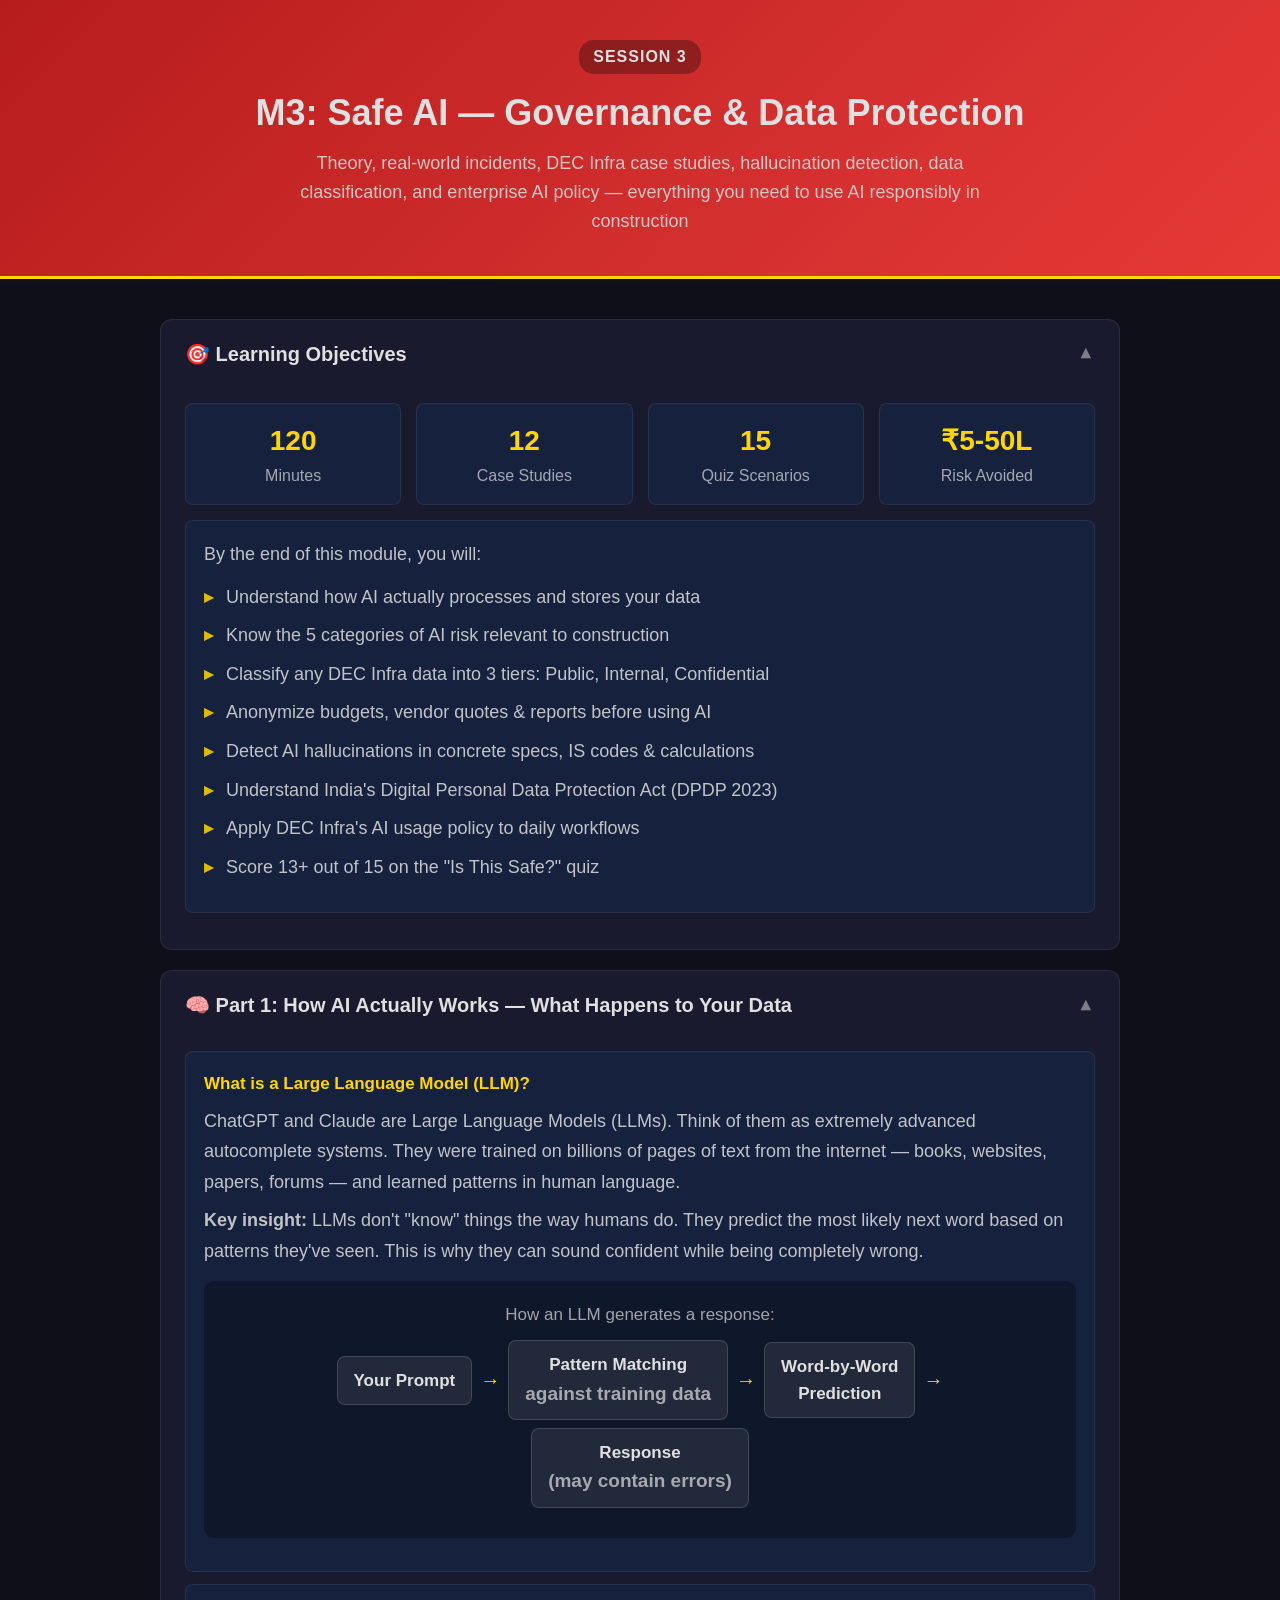
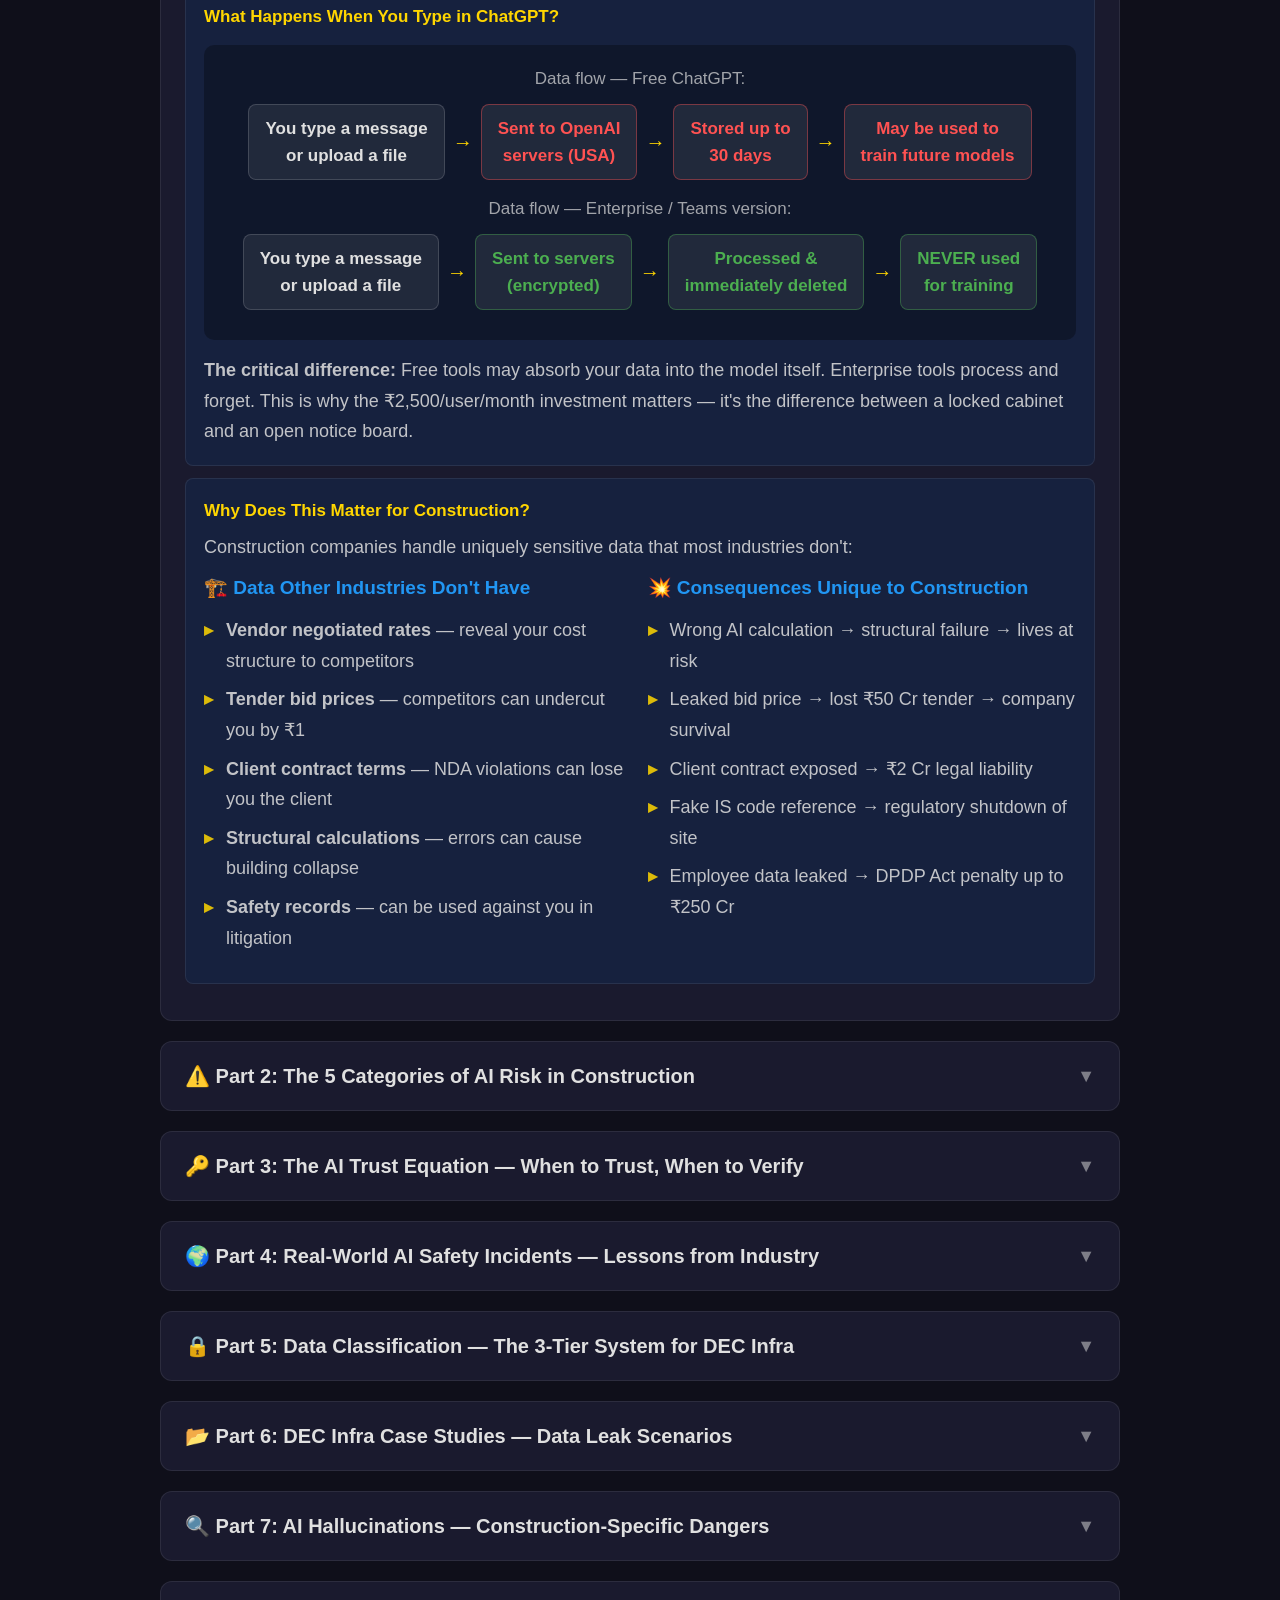
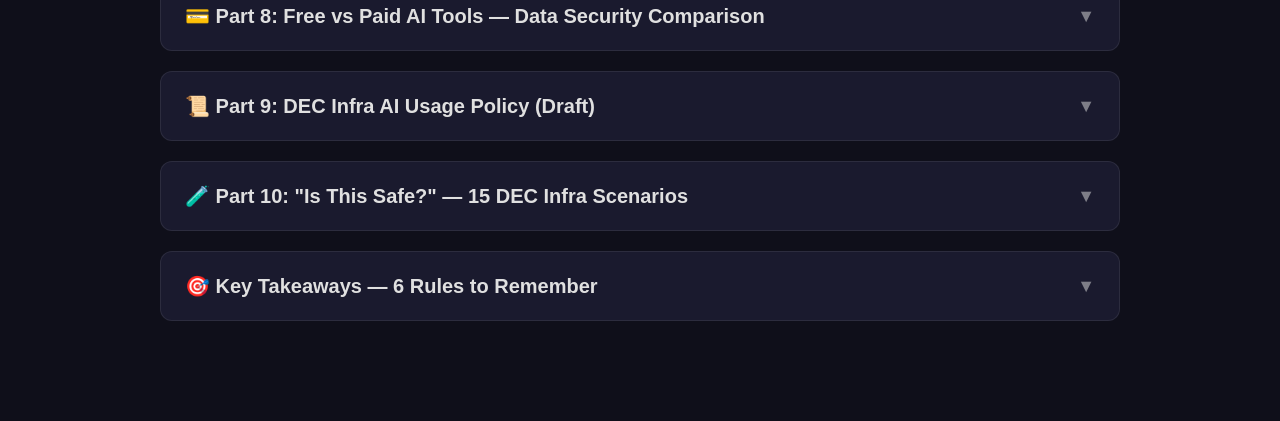
<file: M3_ Safe AI — DEC AI Foundations.html>
<!DOCTYPE html>
<html lang="en">
<head>
<meta charset="UTF-8">
<meta name="description" content="Master data safety and the 3-Tier classification system. Safe AI usage module for DEC Infra.">
<meta name="viewport" content="width=device-width, initial-scale=1.0">
<title>M3: Safe AI — DEC AI Foundations</title>
<style>
*{margin:0;padding:0;box-sizing:border-box}
:root{--bg:#0f0f1a;--card:#1a1a2e;--card2:#16213e;--border:rgba(255,255,255,0.08);--text:#e0e0e0;--accent:#FFD600;--blue:#2196F3;--green:#4CAF50;--red:#FF5252;--orange:#FF9800}
body{font-family:'Segoe UI',Roboto,sans-serif;background:var(--bg);color:var(--text);line-height:1.6;padding-bottom:60px}
.module-header{background:linear-gradient(135deg,#B71C1C 0%,#D32F2F 60%,#E53935 100%);padding:40px 30px;text-align:center;border-bottom:3px solid var(--accent)}
.module-header .tag{display:inline-block;background:rgba(0,0,0,0.3);padding:4px 14px;border-radius:15px;font-size: 16px;font-weight:600;margin-bottom:10px;letter-spacing:1px}
.module-header h1{font-size: 36px;font-weight:800;margin-bottom:8px}
.module-header p{font-size: 18px;opacity:0.85;max-width:750px;margin:0 auto}
.container{max-width:1000px;margin:0 auto;padding:20px}

/* Sections */
.section{background:var(--card);border:1px solid var(--border);border-radius:12px;margin:20px 0;overflow:hidden}
.section-head{padding:18px 24px;cursor:pointer;display:flex;align-items:center;justify-content:space-between;transition:background 0.2s}
.section-head:hover{background:rgba(255,255,255,0.03)}
.section-head h2{font-size: 20px;font-weight:700;display:flex;align-items:center;gap:10px}
.section-head .arrow{font-size: 18px;opacity:0.5;transition:transform 0.3s}
.section-body{padding:0 24px 24px;display:none}
.section.open .section-body{display:block}
.section.open .arrow{transform:rotate(180deg)}

/* Cards */
.card{background:var(--card2);border:1px solid var(--border);border-radius:8px;padding:18px;margin:12px 0}
.card h3{font-size: 17px;font-weight:600;color:var(--accent);margin-bottom:8px}
.card h4{font-size: 19px;font-weight:600;color:var(--blue);margin-bottom:6px;margin-top:10px}
.card p,.card li{font-size: 18px;opacity:0.85;line-height:1.7}
.card ul{list-style:none;margin:8px 0}
.card ul li{padding:4px 0 4px 22px;position:relative}
.card ul li:before{content:"▸";position:absolute;left:0;color:var(--accent);font-weight:bold}

/* Layout */
.grid-2{display:grid;grid-template-columns:1fr 1fr;gap:15px}
.grid-3{display:grid;grid-template-columns:1fr 1fr 1fr;gap:15px}
@media(max-width:768px){.grid-2,.grid-3{grid-template-columns:1fr}}

/* Stats */
.stats{display:flex;gap:15px;flex-wrap:wrap;margin:15px 0}
.stat{background:var(--card2);border:1px solid var(--border);border-radius:8px;padding:15px;text-align:center;flex:1;min-width:120px}
.stat .n{font-size: 28px;font-weight:800;color:var(--accent);display:block}
.stat .l{font-size: 16px;opacity:0.7}

/* Tables */
table{width:100%;border-collapse:collapse;margin:12px 0;font-size: 17px}
th{background:rgba(255,255,255,0.08);padding:10px 12px;text-align:left;font-weight:600;border-bottom:2px solid var(--border)}
td{padding:8px 12px;border-bottom:1px solid var(--border)}
tr:hover{background:rgba(255,255,255,0.02)}

/* Alerts */
.tip{background:rgba(255,214,0,0.08);border-left:3px solid var(--accent);padding:12px 16px;margin:12px 0;border-radius:0 8px 8px 0;font-size: 18px}
.warning{background:rgba(255,82,82,0.08);border-left:3px solid var(--red);padding:12px 16px;margin:12px 0;border-radius:0 8px 8px 0;font-size: 18px}
.success{background:rgba(76,175,80,0.08);border-left:3px solid var(--green);padding:12px 16px;margin:12px 0;border-radius:0 8px 8px 0;font-size: 18px}
.info-box{background:rgba(33,150,243,0.08);border-left:3px solid var(--blue);padding:12px 16px;margin:12px 0;border-radius:0 8px 8px 0;font-size: 18px}

/* Prompts */
.prompt{background:#1e1e2e;border:2px solid #69F0AE;border-radius:8px;padding:16px;margin:12px 0;font-family:'Courier New',monospace;font-size: 17px;color:#a6e3a1;line-height:1.5;white-space:pre-wrap;position:relative}
.prompt-label{display:inline-block;background:#69F0AE;color:#1e1e2e;padding:3px 12px;border-radius:15px;font-size: 19px;font-weight:700;margin-bottom:8px;font-family:'Segoe UI',sans-serif}
.copy-btn{position:absolute;top:10px;right:10px;background:rgba(255,255,255,0.1);border:1px solid rgba(255,255,255,0.2);color:#69F0AE;padding:4px 12px;border-radius:5px;cursor:pointer;font-size: 19px;font-family:'Segoe UI',sans-serif}

/* Exercise */
.exercise{background:rgba(156,39,176,0.08);border:2px solid rgba(156,39,176,0.2);border-radius:8px;padding:18px;margin:12px 0}
.exercise h3{color:#CE93D8;font-size: 16px;margin-bottom:8px}

/* Badges */
.badge{display:inline-block;padding:3px 10px;border-radius:12px;font-size: 19px;font-weight:700}
.badge-safe{background:rgba(76,175,80,0.15);color:var(--green);border:1px solid rgba(76,175,80,0.3)}
.badge-risky{background:rgba(255,82,82,0.15);color:var(--red);border:1px solid rgba(255,82,82,0.3)}
.badge-warn{background:rgba(255,152,0,0.15);color:var(--orange);border:1px solid rgba(255,152,0,0.3)}

/* Case Study */
.case-study{background:var(--card2);border:1px solid var(--border);border-radius:10px;margin:16px 0;overflow:hidden}
.case-study-header{padding:14px 18px;cursor:pointer;display:flex;align-items:center;justify-content:space-between}
.case-study-header:hover{background:rgba(255,255,255,0.03)}
.case-study-header h3{font-size: 16px;font-weight:600;display:flex;align-items:center;gap:8px;flex-wrap:wrap}
.case-study-header .cs-arrow{font-size: 18px;opacity:0.4;transition:transform 0.3s}
.case-study-body{padding:0 18px 18px;display:none}
.case-study.cs-open .case-study-body{display:block}
.case-study.cs-open .cs-arrow{transform:rotate(180deg)}
.cs-tag{font-size: 19px;padding:2px 8px;border-radius:10px;font-weight:600}
.cs-tag-leak{background:rgba(255,82,82,0.15);color:#FF5252}
.cs-tag-halluc{background:rgba(255,152,0,0.15);color:#FF9800}
.cs-tag-good{background:rgba(76,175,80,0.15);color:#4CAF50}
.cs-tag-policy{background:rgba(33,150,243,0.15);color:#2196F3}
.cs-tag-global{background:rgba(156,39,176,0.15);color:#CE93D8}
.cs-block{background:rgba(0,0,0,0.2);border-radius:6px;padding:14px;margin:10px 0;font-size: 18px}
.cs-block h4{font-size: 18px;margin-bottom:6px}
.cs-block.what-happened{border-left:3px solid #FF5252}
.cs-block.impact{border-left:3px solid #FF9800}
.cs-block.lesson{border-left:3px solid #4CAF50}
.cs-block.action{border-left:3px solid #2196F3}

/* Theory diagram */
.diagram{background:rgba(0,0,0,0.3);border-radius:10px;padding:20px;margin:15px 0;text-align:center}
.diagram .flow{display:flex;align-items:center;justify-content:center;gap:8px;flex-wrap:wrap;margin:10px 0}
.diagram .node{background:rgba(255,255,255,0.08);border:1px solid rgba(255,255,255,0.15);border-radius:8px;padding:10px 16px;font-size: 17px;font-weight:600}
.diagram .node-danger{border-color:rgba(255,82,82,0.4);color:#FF5252}
.diagram .node-safe{border-color:rgba(76,175,80,0.4);color:#4CAF50}
.diagram .arr{color:var(--accent);font-size: 20px;font-weight:bold}
</style>

<style>
/* Global Mobile Responsiveness Overrides */
@media (max-width: 768px) {
    body { padding: 10px !important; }
    .grid-3, .grid-2 { grid-template-columns: 1fr !important; }
    .container { width: 100% !important; padding: 15px !important; }
    .glass-card, .card { padding: 20px !important; }
    h1 { font-size: 28px !important; }
    h2 { font-size: 24px !important; }
    h3 { font-size: 20px !important; }
    .btn, button { width: 100% !important; margin-bottom: 10px !important; box-sizing: border-box !important; }
    
    /* specific for Prompt Builder */
    .chat-layout { flex-direction: column !important; }
    .chat-sidebar { width: 100% !important; border-right: none !important; border-bottom: 1px solid rgba(255,255,255,0.1) !important; }
    .chat-main { width: 100% !important; padding: 15px !important; }
    
    /* specific for M3 quiz */
    #part5-quiz-container { padding: 20px 15px !important; }
    #part5-quiz-container .btn { font-size: 14px !important; padding: 10px !important; min-width: 100% !important; }
}
</style>
</head>
<body>

<div class="module-header">
<div class="tag">SESSION 3</div>
<h1>M3: Safe AI — Governance & Data Protection</h1>
<p>Theory, real-world incidents, DEC Infra case studies, hallucination detection, data classification, and enterprise AI policy — everything you need to use AI responsibly in construction</p>
</div>

<div class="container">

<!-- OBJECTIVES -->
<div class="section open">
<div class="section-head" onclick="toggle(this)"><h2>🎯 Learning Objectives</h2><span class="arrow">▼</span></div>
<div class="section-body">
<div class="stats">
<div class="stat"><span class="n">120</span><span class="l">Minutes</span></div>
<div class="stat"><span class="n">12</span><span class="l">Case Studies</span></div>
<div class="stat"><span class="n">15</span><span class="l">Quiz Scenarios</span></div>
<div class="stat"><span class="n">₹5-50L</span><span class="l">Risk Avoided</span></div>
</div>
<div class="card"><p>By the end of this module, you will:</p><ul>
<li>Understand how AI actually processes and stores your data</li>
<li>Know the 5 categories of AI risk relevant to construction</li>
<li>Classify any DEC Infra data into 3 tiers: Public, Internal, Confidential</li>
<li>Anonymize budgets, vendor quotes & reports before using AI</li>
<li>Detect AI hallucinations in concrete specs, IS codes & calculations</li>
<li>Understand India's Digital Personal Data Protection Act (DPDP 2023)</li>
<li>Apply DEC Infra's AI usage policy to daily workflows</li>
<li>Score 13+ out of 15 on the "Is This Safe?" quiz</li>
</ul></div>
</div>
</div>

<!-- ============================================================ -->
<!-- PART 1: THEORY — HOW AI ACTUALLY WORKS -->
<!-- ============================================================ -->
<div class="section open">
<div class="section-head" onclick="toggle(this)"><h2>🧠 Part 1: How AI Actually Works — What Happens to Your Data</h2><span class="arrow">▼</span></div>
<div class="section-body">

<div class="card">
<h3>What is a Large Language Model (LLM)?</h3>
<p>ChatGPT and Claude are Large Language Models (LLMs). Think of them as extremely advanced autocomplete systems. They were trained on billions of pages of text from the internet — books, websites, papers, forums — and learned patterns in human language.</p>
<p style="margin-top:8px"><strong>Key insight:</strong> LLMs don't "know" things the way humans do. They predict the most likely next word based on patterns they've seen. This is why they can sound confident while being completely wrong.</p>

<div class="diagram">
<p style="font-size: 17px;opacity:0.7;margin-bottom:10px">How an LLM generates a response:</p>
<div class="flow">
<div class="node">Your Prompt</div>
<div class="arr">→</div>
<div class="node">Pattern Matching<br/><span style="font-size: 19px;opacity:0.7">against training data</span></div>
<div class="arr">→</div>
<div class="node">Word-by-Word<br/>Prediction</div>
<div class="arr">→</div>
<div class="node">Response<br/><span style="font-size: 19px;opacity:0.7">(may contain errors)</span></div>
</div>
</div>
</div>

<div class="card">
<h3>What Happens When You Type in ChatGPT?</h3>
<div class="diagram">
<p style="font-size: 17px;opacity:0.7;margin-bottom:10px">Data flow — Free ChatGPT:</p>
<div class="flow">
<div class="node">You type a message<br/>or upload a file</div>
<div class="arr">→</div>
<div class="node node-danger">Sent to OpenAI<br/>servers (USA)</div>
<div class="arr">→</div>
<div class="node node-danger">Stored up to<br/>30 days</div>
<div class="arr">→</div>
<div class="node node-danger">May be used to<br/>train future models</div>
</div>
<p style="font-size: 17px;opacity:0.7;margin-top:15px;margin-bottom:10px">Data flow — Enterprise / Teams version:</p>
<div class="flow">
<div class="node">You type a message<br/>or upload a file</div>
<div class="arr">→</div>
<div class="node node-safe">Sent to servers<br/>(encrypted)</div>
<div class="arr">→</div>
<div class="node node-safe">Processed &<br/>immediately deleted</div>
<div class="arr">→</div>
<div class="node node-safe">NEVER used<br/>for training</div>
</div>
</div>
<p style="margin-top:10px"><strong>The critical difference:</strong> Free tools may absorb your data into the model itself. Enterprise tools process and forget. This is why the ₹2,500/user/month investment matters — it's the difference between a locked cabinet and an open notice board.</p>
</div>

<div class="card">
<h3>Why Does This Matter for Construction?</h3>
<p>Construction companies handle uniquely sensitive data that most industries don't:</p>
<div class="grid-2">
<div>
<h4>🏗️ Data Other Industries Don't Have</h4>
<ul>
<li><strong>Vendor negotiated rates</strong> — reveal your cost structure to competitors</li>
<li><strong>Tender bid prices</strong> — competitors can undercut you by ₹1</li>
<li><strong>Client contract terms</strong> — NDA violations can lose you the client</li>
<li><strong>Structural calculations</strong> — errors can cause building collapse</li>
<li><strong>Safety records</strong> — can be used against you in litigation</li>
</ul>
</div>
<div>
<h4>💥 Consequences Unique to Construction</h4>
<ul>
<li>Wrong AI calculation → structural failure → lives at risk</li>
<li>Leaked bid price → lost ₹50 Cr tender → company survival</li>
<li>Client contract exposed → ₹2 Cr legal liability</li>
<li>Fake IS code reference → regulatory shutdown of site</li>
<li>Employee data leaked → DPDP Act penalty up to ₹250 Cr</li>
</ul>
</div>
</div>
</div>
</div>
</div>

<!-- ============================================================ -->
<!-- PART 2: THEORY — 5 CATEGORIES OF AI RISK -->
<!-- ============================================================ -->
<div class="section">
<div class="section-head" onclick="toggle(this)"><h2>⚠️ Part 2: The 5 Categories of AI Risk in Construction</h2><span class="arrow">▼</span></div>
<div class="section-body">

<div class="card" style="border-top:3px solid #FF5252">
<h3 style="color:#FF5252">Risk 1: Data Leakage — Your Information Becomes Public</h3>
<p>When you upload data to free AI tools, it may be stored, reviewed by humans, or used to train future models. Your confidential vendor rates, client terms, or employee data could influence AI responses to other users — including your competitors.</p>
<h4>Real-world parallel:</h4>
<p>In 2023, Samsung engineers accidentally leaked proprietary chip designs by pasting source code into ChatGPT. The company banned ChatGPT for all employees. A similar leak at DEC Infra — pasting a tender bid into ChatGPT — could cost a ₹50 Cr contract.</p>
</div>

<div class="card" style="border-top:3px solid #FF9800">
<h3 style="color:#FF9800">Risk 2: Hallucination — AI Generates False Information</h3>
<p>AI doesn't distinguish fact from fiction. It generates the most statistically likely text, not the most accurate. In construction, a hallucinated IS code clause, wrong material specification, or fabricated regulatory requirement can lead to non-compliance, rework, or structural failure.</p>
<h4>How often does it happen?</h4>
<p>Studies show LLMs hallucinate 3-10% of the time on factual questions. In specialized domains like Indian construction codes, the rate is likely higher because training data is sparse. A 5% hallucination rate across 100 AI queries per month means 5 false statements you need to catch.</p>
</div>

<div class="card" style="border-top:3px solid #9C27B0">
<h3 style="color:#CE93D8">Risk 3: Over-Reliance — Trusting AI Without Verification</h3>
<p>As teams get comfortable with AI, they start trusting outputs without checking. This is the most dangerous risk because it's invisible until something goes wrong. A cost estimate that's off by ₹22L, a safety checklist that misses a critical item, a contract review that overlooks a liability clause — all because "the AI said so."</p>
<h4>The human factor:</h4>
<p>Research shows humans are 3x more likely to accept an answer from AI without questioning it compared to a human colleague's answer. We unconsciously treat AI as an authority because it sounds confident and structured.</p>
</div>

<div class="card" style="border-top:3px solid #2196F3">
<h3 style="color:#64B5F6">Risk 4: Compliance Violation — Breaking Laws Without Knowing</h3>
<p>India's Digital Personal Data Protection Act (DPDP 2023) imposes strict rules on how personal data is processed. Uploading employee Aadhaar numbers, PAN details, or salary information to an overseas AI service may constitute unauthorized cross-border data transfer — carrying penalties up to ₹250 Crore.</p>
<h4>Key DPDP provisions for DEC Infra:</h4>
<ul>
<li><strong>Consent requirement:</strong> You need employee consent before processing their personal data via AI</li>
<li><strong>Purpose limitation:</strong> Data collected for HR can't be used for AI analysis without separate consent</li>
<li><strong>Data localization:</strong> Certain categories of data may need to stay within India</li>
<li><strong>Breach notification:</strong> If data leaks through AI, you must notify the Data Protection Board within 72 hours</li>
</ul>
</div>

<div class="card" style="border-top:3px solid #4CAF50">
<h3 style="color:#4CAF50">Risk 5: Ethical Misuse — Using AI Inappropriately</h3>
<p>AI can be misused to generate fake compliance certificates, fabricate test reports, create misleading progress documentation, or impersonate individuals. Even if technically possible, these uses are unethical and often illegal.</p>
<h4>Examples of misuse in construction:</h4>
<ul>
<li>Generating a fake concrete test certificate to pass an audit</li>
<li>Using AI to inflate progress percentages in client reports</li>
<li>Creating a fabricated meeting transcript with invented attendees</li>
<li>Using AI to draft fake insurance certificates for subcontractors</li>
</ul>
<p style="margin-top:8px"><strong>DEC Infra's position:</strong> Any use of AI to generate false, misleading, or fraudulent documents is grounds for immediate termination and potential legal action.</p>
</div>

<div class="tip"><strong>💡 Key Teaching Point:</strong> These 5 risks are not theoretical — they happen every day at companies that adopt AI without governance. Module 3 exists to make sure DEC Infra adopts AI safely, capturing the ₹30-70L/year benefit without the ₹5-250 Cr downside.</div>

</div>
</div>

<!-- ============================================================ -->
<!-- PART 3: THEORY — AI TRUST EQUATION -->
<!-- ============================================================ -->
<div class="section">
<div class="section-head" onclick="toggle(this)"><h2>🔑 Part 3: The AI Trust Equation — When to Trust, When to Verify</h2><span class="arrow">▼</span></div>
<div class="section-body">

<div class="card">
<h3>The 4-Level Trust Framework for AI Outputs</h3>
<p>Not all AI outputs carry the same risk. Use this framework to decide how much verification is needed:</p>
<table>
<tr><th>Trust Level</th><th>Type of Output</th><th>Verification Needed</th><th>DEC Infra Example</th></tr>
<tr><td style="color:#4CAF50;font-weight:700">Level 1: LOW RISK<br/>Trust freely</td><td>Drafting, formatting, summarizing, brainstorming, general knowledge</td><td>Quick read-through</td><td>Drafting a project status email, creating a meeting agenda, summarizing a report</td></tr>
<tr><td style="color:#64B5F6;font-weight:700">Level 2: MEDIUM RISK<br/>Verify key facts</td><td>Data analysis, comparison reports, trend identification, cost summaries</td><td>Cross-check key numbers in Excel/ERP</td><td>Budget variance analysis, vendor comparison table, schedule trend report</td></tr>
<tr><td style="color:#FF9800;font-weight:700">Level 3: HIGH RISK<br/>Expert verification</td><td>Safety protocols, quality specs, regulatory references, contract analysis</td><td>Qualified professional must review</td><td>Safety checklist for height work, IS 456 compliance check, contract risk review</td></tr>
<tr><td style="color:#FF5252;font-weight:700">Level 4: CRITICAL RISK<br/>Never use AI alone</td><td>Structural calculations, final cost estimates for bids, legal opinions, medical/safety-critical decisions</td><td>Certified engineer/lawyer sign-off mandatory</td><td>Structural load calculations, tender bid pricing, RCC design, fire safety design</td></tr>
</table>
</div>

<div class="diagram">
<p style="font-size: 19px;font-weight:600;color:var(--accent);margin-bottom:15px">The Golden Rule of AI in Construction:</p>
<div class="flow">
<div class="node" style="font-size: 16px;padding:15px 25px;border-color:var(--accent)">AI Generates</div>
<div class="arr" style="font-size: 30px">→</div>
<div class="node" style="font-size: 16px;padding:15px 25px;border-color:var(--accent)">Human Verifies</div>
<div class="arr" style="font-size: 30px">→</div>
<div class="node" style="font-size: 16px;padding:15px 25px;border-color:var(--accent)">Human Decides</div>
<div class="arr" style="font-size: 30px">→</div>
<div class="node" style="font-size: 16px;padding:15px 25px;border-color:var(--accent)">Human is Accountable</div>
</div>
<p style="font-size: 18px;opacity:0.7;margin-top:15px">"The AI told me" is NEVER an acceptable defense. The person who uses the output owns the outcome.</p>
</div>

</div>
</div>

<!-- ============================================================ -->
<!-- PART 4: GLOBAL AI SAFETY INCIDENTS -->
<!-- ============================================================ -->
<div class="section">
<div class="section-head" onclick="toggle(this)"><h2>🌍 Part 4: Real-World AI Safety Incidents — Lessons from Industry</h2><span class="arrow">▼</span></div>
<div class="section-body">

<p style="margin-bottom:15px;opacity:0.8">These are real incidents from global companies. They show what happens when AI is used without proper governance.</p>

<div class="case-study" onclick="toggleCS(this)">
<div class="case-study-header"><h3><span class="cs-tag cs-tag-global">GLOBAL</span> Samsung — Source Code Leaked via ChatGPT</h3><span class="cs-arrow">▼</span></div>
<div class="case-study-body">
<div class="cs-block what-happened"><h4 style="color:#FF5252">What Happened</h4><p>Samsung semiconductor engineers pasted proprietary chip design source code into ChatGPT to debug errors. Within weeks, Samsung discovered their confidential code was now part of ChatGPT's training data — potentially accessible to competitors including TSMC and Intel.</p></div>
<div class="cs-block impact"><h4 style="color:#FF9800">Impact</h4><p>Samsung banned ChatGPT company-wide. They invested $10M+ building an internal AI system. The leaked code represented years of R&D worth billions of dollars. Industry analysts estimated potential competitive damage at $100M-$1B.</p></div>
<div class="cs-block lesson"><h4 style="color:#4CAF50">Lesson for DEC Infra</h4><p>If engineers at Samsung — a $350B tech company — can make this mistake, anyone can. DEC Infra's equivalent would be pasting a tender bid, client contract, or proprietary construction method into ChatGPT. The damage: lost tenders, client lawsuits, competitive disadvantage.</p></div>
</div>
</div>

<div class="case-study" onclick="toggleCS(this)">
<div class="case-study-header"><h3><span class="cs-tag cs-tag-global">GLOBAL</span> Air Canada — AI Chatbot Gives Wrong Refund Policy</h3><span class="cs-arrow">▼</span></div>
<div class="case-study-body">
<div class="cs-block what-happened"><h4 style="color:#FF5252">What Happened</h4><p>Air Canada's AI chatbot told a customer he could book a full-price ticket now and apply for a bereavement discount later. This was completely wrong — the airline's actual policy required applying BEFORE booking. The customer relied on the AI, paid full price, and was denied the discount.</p></div>
<div class="cs-block impact"><h4 style="color:#FF9800">Impact</h4><p>Air Canada argued "the chatbot is a separate legal entity and we're not responsible for its answers." The court ruled: <strong>"Air Canada is responsible for ALL information on its website, including AI-generated responses."</strong> Air Canada was ordered to pay the refund difference.</p></div>
<div class="cs-block lesson"><h4 style="color:#4CAF50">Lesson for DEC Infra</h4><p>If DEC Infra uses AI to generate client communications, contract interpretations, or compliance statements — and the AI is wrong — DEC Infra is legally liable, not the AI. "ChatGPT said we could do this" will not protect you in court. <strong>The company owns every AI output it uses.</strong></p></div>
</div>
</div>

<div class="case-study" onclick="toggleCS(this)">
<div class="case-study-header"><h3><span class="cs-tag cs-tag-global">GLOBAL</span> US Lawyer — Filed Court Brief with Fake Cases</h3><span class="cs-arrow">▼</span></div>
<div class="case-study-body">
<div class="cs-block what-happened"><h4 style="color:#FF5252">What Happened</h4><p>A New York lawyer used ChatGPT to research legal precedents for a court case. ChatGPT generated 6 case citations that looked perfectly real — correct formatting, plausible case names, realistic legal reasoning. The lawyer filed them with the court without verifying.</p></div>
<div class="cs-block impact"><h4 style="color:#FF9800">Impact</h4><p>All 6 cases were completely fabricated by ChatGPT. The judge discovered the fake citations, sanctioned the lawyer, and the incident made international headlines. The lawyer faced potential disbarment and a $5,000 fine. His client's case was severely damaged.</p></div>
<div class="cs-block lesson"><h4 style="color:#4CAF50">Lesson for DEC Infra</h4><p>When AI cites "IS 3696 Clause 7.4.2" or "NBC 2016 Section 4.3.1(b)" — verify it. AI fabricates technical references with the same confidence as real ones. A DEC Infra safety officer citing a fake IS clause in an audit could face regulatory action and site shutdown.</p></div>
</div>
</div>

<div class="case-study" onclick="toggleCS(this)">
<div class="case-study-header"><h3><span class="cs-tag cs-tag-global">INDIA</span> Indian IT Company — Client Data Used for AI Training</h3><span class="cs-arrow">▼</span></div>
<div class="case-study-body">
<div class="cs-block what-happened"><h4 style="color:#FF5252">What Happened</h4><p>Employees at a major Indian IT services company uploaded client deliverables to ChatGPT for code review and documentation. The client's contract had a strict data localization clause — all data must remain within India. ChatGPT servers are in the USA.</p></div>
<div class="cs-block impact"><h4 style="color:#FF9800">Impact</h4><p>When the client discovered their proprietary code was sent to US-based servers, they invoked the data breach clause. The IT company faced: contract termination (₹200 Cr annual revenue at risk), legal proceedings for NDA violation, reputational damage across the industry, and mandatory data security audit costing ₹5 Cr.</p></div>
<div class="cs-block lesson"><h4 style="color:#4CAF50">Lesson for DEC Infra</h4><p>DEC Infra's contracts with NSDL, IISER, government bodies likely contain confidentiality and data handling clauses. Uploading project data to ChatGPT could violate these clauses even if the data seems "harmless." Always check: Does this client contract restrict sharing data with third parties?</p></div>
</div>
</div>

</div>
</div>

<!-- ============================================================ -->
<!-- PART 5: DATA CLASSIFICATION -->
<!-- ============================================================ -->
<div class="section">
<div class="section-head" onclick="toggle(this)"><h2>🔒 Part 5: Data Classification — The 3-Tier System for DEC Infra</h2><span class="arrow">▼</span></div>
<div class="section-body">
<div class="grid-3">
<div class="card" style="border-top:3px solid #4CAF50">
<h3 style="color:#4CAF50">🟢 Tier 1: Public / Safe</h3>
<p>Share freely with any AI tool</p>
<ul>
<li>General industry knowledge</li>
<li>Public info from decinfra.com</li>
<li>Published standards (IS 456, NBC, OSHA)</li>
<li>Generic templates & checklists</li>
<li>Industry benchmark data</li>
<li>Training materials</li>
</ul>
</div>
<div class="card" style="border-top:3px solid #FF9800">
<h3 style="color:#FF9800">🟡 Tier 2: Internal — Anonymize</h3>
<p>Share ONLY after removing identifiers</p>
<ul>
<li>Budget data (remove vendor/client names)</li>
<li>Schedules (remove project identity)</li>
<li>Test results (remove lab names)</li>
<li>Site photos (remove logos/faces)</li>
<li>Progress reports (remove names)</li>
<li>Specs (remove proprietary detail)</li>
</ul>
</div>
<div class="card" style="border-top:3px solid #FF5252">
<h3 style="color:#FF5252">🔴 Tier 3: Confidential — NEVER</h3>
<p>NEVER upload to any external AI</p>
<ul>
<li>Vendor quotes & negotiated rates</li>
<li>Profit margins & markups</li>
<li>Employee salaries, Aadhaar, PAN</li>
<li>Client contracts & agreements</li>
<li>Bank details & credentials</li>
<li>Tender bids & pricing strategy</li>
</ul>
</div>
</div>

<h3 style="color:white;margin-top:20px;font-size: 18px">DEC Infra Anonymization Guide</h3>
<table>
<tr><th>Original Data</th><th>Anonymized Version</th><th>Why</th></tr>
<tr><td>"Concrete Suppliers Inc quoted ₹4,500/cum"</td><td>"Vendor A quoted ₹4,500/cum"</td><td>Vendor identity protected</td></tr>
<tr><td>"IISER Library, Tirupati — ₹12.5 Cr"</td><td>"Educational Building, South India — ₹XX Cr"</td><td>Client & location protected</td></tr>
<tr><td>"Mr. Anirudh Gupta, CMD, approved"</td><td>"Senior management approved"</td><td>Individual identity protected</td></tr>
<tr><td>"NSDL awarded DEC Infra the contract"</td><td>"Client awarded Company the contract"</td><td>Both parties protected</td></tr>
<tr><td>"Our bid: ₹45.7 Cr for NMDC project"</td><td><span style="color:#FF5252">⛔ NEVER SHARE — Tier 3</span></td><td>Competitor would undercut</td></tr>
<tr><td>"DEC Infra profit margin: 14.2%"</td><td><span style="color:#FF5252">⛔ NEVER SHARE — Tier 3</span></td><td>Commercially devastating</td></tr>
<tr><td>"Staff salary: ₹8.5 LPA, Aadhaar: 1234..."</td><td><span style="color:#FF5252">⛔ NEVER SHARE — Tier 3</span></td><td>DPDP Act violation</td></tr>
</table>

<div class="tip"><strong>💡 The DEC Infra Rule:</strong> If you wouldn't print it and leave it at a competitor's office, don't upload it to free ChatGPT.</div>
</div>
</div>

<!-- ============================================================ -->
<!-- PART 6: DEC INFRA CASE STUDIES -->
<!-- ============================================================ -->
<div class="section">
<div class="section-head" onclick="toggle(this)"><h2>📂 Part 6: DEC Infra Case Studies — Data Leak Scenarios</h2><span class="arrow">▼</span></div>
<div class="section-body">

<p style="margin-bottom:15px;opacity:0.8">Fictional but realistic scenarios modeled on DEC Infra's actual project types. Click each to expand.</p>

<div class="case-study" onclick="toggleCS(this)">
<div class="case-study-header"><h3><span class="cs-tag cs-tag-leak">DATA LEAK</span> CS-1: Vendor Quotes Reach a Competitor</h3><span class="cs-arrow">▼</span></div>
<div class="case-study-body">
<div class="cs-block what-happened"><h4 style="color:#FF5252">📍 Scenario</h4><p>A DEC Infra procurement manager uploads 3 structural steel quotes — with full vendor names, exact rates per MT, and delivery terms — to free ChatGPT for comparison. The prompt: "Compare Tata Steel (₹58,500/MT), JSW (₹56,200/MT), and Vizag Steel (₹54,800/MT) for 200 MT to Tirupati."</p></div>
<div class="cs-block impact"><h4 style="color:#FF9800">💥 Risk</h4><p>DEC Infra's exact vendor rates and quantities now sit on OpenAI servers. A competitor asking "What are typical steel rates for projects in Tirupati?" may get answers influenced by this data. Over 10 tenders/year, the competitive disadvantage could cost <strong>₹40L+ annually</strong>.</p></div>
<div class="cs-block lesson"><h4 style="color:#4CAF50">✅ Fix</h4><p>Replace vendor names with "Vendor A/B/C." Remove location. Use "~200 MT" instead of exact quantity. The AI comparison works identically — zero data exposure. <strong>Time to anonymize: 2 minutes.</strong></p></div>
</div>
</div>

<div class="case-study" onclick="toggleCS(this)">
<div class="case-study-header"><h3><span class="cs-tag cs-tag-leak">DATA LEAK</span> CS-2: NSDL Contract Uploaded for "Quick Review"</h3><span class="cs-arrow">▼</span></div>
<div class="case-study-body">
<div class="cs-block what-happened"><h4 style="color:#FF5252">📍 Scenario</h4><p>A DEC Infra PM needs to check the penalty clause in the NSDL Data Center contract. Instead of reading the 45-page PDF, he uploads the entire file to ChatGPT: "Does this contract have a late delivery penalty?"</p></div>
<div class="cs-block impact"><h4 style="color:#FF9800">💥 Risk</h4><p>NSDL's confidential terms, DEC Infra's negotiated rates, IP clauses, and payment schedules are now on OpenAI's servers. If NSDL discovers this breach: contract termination, legal action for NDA violation (<strong>₹50L-₹2 Cr exposure</strong>), loss of future NSDL business (<strong>₹5-10 Cr</strong>).</p></div>
<div class="cs-block lesson"><h4 style="color:#4CAF50">✅ Fix</h4><p>Option 1: Ctrl+F "penalty" in the PDF (10 seconds). Option 2: Extract only the penalty clause, remove party names, paste that single paragraph. Option 3: Use enterprise AI where data isn't retained. <strong>Never upload full contracts to free tools.</strong></p></div>
</div>
</div>

<div class="case-study" onclick="toggleCS(this)">
<div class="case-study-header"><h3><span class="cs-tag cs-tag-leak">DATA LEAK</span> CS-3: Employee Salary Sheet with Aadhaar</h3><span class="cs-arrow">▼</span></div>
<div class="case-study-body">
<div class="cs-block what-happened"><h4 style="color:#FF5252">📍 Scenario</h4><p>DEC Infra HR uploads 150 employee records — names, designations, Aadhaar, PAN, salaries — to ChatGPT asking: "Are our construction engineer salaries competitive?"</p></div>
<div class="cs-block impact"><h4 style="color:#FF9800">💥 Risk</h4><p>Violates DPDP Act 2023. Aadhaar + PAN = identity theft risk for 150 employees. Penalties: up to <strong>₹250 Cr</strong> under DPDP. Employee trust destruction. Competitors now know exactly what to offer to poach your best engineers.</p></div>
<div class="cs-block lesson"><h4 style="color:#4CAF50">✅ Fix</h4><p>Share ONLY aggregated data: "25 site engineers averaging ₹X LPA, 15 PMs at ₹Y LPA — competitive for Hyderabad?" No names, no Aadhaar, no PAN. AI gives identical quality benchmarking. <strong>Time to anonymize: 5 minutes.</strong></p></div>
</div>
</div>

<div class="case-study" onclick="toggleCS(this)">
<div class="case-study-header"><h3><span class="cs-tag cs-tag-leak">DATA LEAK</span> CS-4: Tender Bid Price Shared for "Sanity Check"</h3><span class="cs-arrow">▼</span></div>
<div class="case-study-body">
<div class="cs-block what-happened"><h4 style="color:#FF5252">📍 Scenario</h4><p>A DEC Infra estimator uploads a complete BOQ with final tender price to ChatGPT: "Check if my total of ₹45.72 Cr for this railway station project looks reasonable. The project is for NMDC in Nagpur with 18-month duration." He includes line-by-line rates, quantities, and margins.</p></div>
<div class="cs-block impact"><h4 style="color:#FF9800">💥 Risk</h4><p>This is the nuclear scenario. The exact bid price, line-by-line cost structure, margin strategy, and client identity are now on external servers. If a competing construction firm's employee asks ChatGPT about "typical railway station construction costs in Nagpur," the response could be influenced by DEC Infra's actual bid data. <strong>A competitor underbidding by just 2% = ₹91L less = DEC Infra loses the tender.</strong></p></div>
<div class="cs-block lesson"><h4 style="color:#4CAF50">✅ Fix</h4><p>NEVER upload tender bids to any AI tool — free or paid. For sanity checking, use internal Excel models or ask AI generic questions: "What is typical cost per sqm for a railway station in central India?" without sharing YOUR numbers. <strong>Tender data is always Tier 3.</strong></p></div>
</div>
</div>

<div class="case-study" onclick="toggleCS(this)">
<div class="case-study-header"><h3><span class="cs-tag cs-tag-good">BEST PRACTICE</span> CS-5: Budget Analysis Done Right</h3><span class="cs-arrow">▼</span></div>
<div class="case-study-body">
<div class="cs-block" style="border-left:3px solid #4CAF50"><h4 style="color:#4CAF50">📍 Scenario</h4><p>A DEC Infra finance manager needs to analyze budget overruns across 10 projects. She spends 10 minutes doing find-and-replace in Excel: vendors → "Vendor A/B/C", projects → "Project Alpha/Beta/Gamma", locations → "Location 1/2/3". All numerical data kept intact. Uploads to ChatGPT.</p></div>
<div class="cs-block action"><h4 style="color:#2196F3">📊 Result</h4><p>AI identified 3 overrun items, flagged contingency burns, and caught a ₹3.5L issue nobody had noticed. Analysis quality = identical to using real names. Time investment in anonymization: 10 minutes. Value protected: all vendor relationships, client confidentiality, and competitive positioning. <strong>This is how it's done.</strong></p></div>
</div>
</div>

</div>
</div>

<!-- ============================================================ -->
<!-- PART 7: HALLUCINATION CASE STUDIES -->
<!-- ============================================================ -->
<div class="section">
<div class="section-head" onclick="toggle(this)"><h2>🔍 Part 7: AI Hallucinations — Construction-Specific Dangers</h2><span class="arrow">▼</span></div>
<div class="section-body">
<div class="warning"><strong>⚠️ AI can confidently state things that are completely wrong.</strong> In construction, acting on false AI output can cost ₹5-50L or endanger lives.</div>

<div class="case-study" onclick="toggleCS(this)">
<div class="case-study-header"><h3><span class="cs-tag cs-tag-halluc">HALLUCINATION</span> CS-6: Fake IS Code Clause in Safety Plan</h3><span class="cs-arrow">▼</span></div>
<div class="case-study-body">
<div class="cs-block what-happened"><h4 style="color:#FF5252">📍 Scenario</h4><p>DEC Infra safety officer asks ChatGPT: "IS code requirements for scaffolding safety?" AI responds: "As per IS 3696 Part 1:1987, Clause 7.4.2, scaffolding above 4m requires safety nets with mesh ≤100mm, inspected daily by competent person."</p></div>
<div class="cs-block impact"><h4 style="color:#FF9800">💥 Problem</h4><p>IS 3696 is real, but <strong>Clause 7.4.2 doesn't exist</strong>. The mesh specification is from a different section with different requirements. The safety officer included this in the IISER Library safety plan. During a client audit, the consultant flagged it — embarrassing DEC Infra and triggering a full re-review of all safety documentation. <strong>Cost: ₹2-5L in re-documentation + reputation damage.</strong></p></div>
<div class="cs-block lesson"><h4 style="color:#4CAF50">✅ How to Catch It</h4><p>Always verify specific clause numbers by looking them up in the actual standard. Better prompt: "What are scaffolding requirements? Flag any clause numbers you are uncertain about so I can verify."</p></div>
</div>
</div>

<div class="case-study" onclick="toggleCS(this)">
<div class="case-study-header"><h3><span class="cs-tag cs-tag-halluc">HALLUCINATION</span> CS-7: Wrong Concrete Mix Design for Medical College</h3><span class="cs-arrow">▼</span></div>
<div class="case-study-body">
<div class="cs-block what-happened"><h4 style="color:#FF5252">📍 Scenario</h4><p>Site engineer at Medical College, Suryapet asks Claude: "M30 mix design per IS 10262?" Claude gives specific quantities: Cement 380 kg/m³, FA 695 kg/m³, CA 1180 kg/m³, W/C 0.45.</p></div>
<div class="cs-block impact"><h4 style="color:#FF9800">💥 Problem</h4><p>These are <strong>generic estimates, not actual mix design values</strong>. Real M30 mix design depends on local aggregate properties, cement brand/grade, moisture content, and site temperature. Using AI numbers without lab testing could produce concrete that fails 28-day strength tests. <strong>Cost: ₹5-15L to break and re-pour foundation sections.</strong> If the failure is discovered after the building is occupied: structural safety hazard.</p></div>
<div class="cs-block lesson"><h4 style="color:#4CAF50">✅ How to Catch It</h4><p>NEVER use AI for final engineering calculations. Mix designs MUST come from an approved lab testing actual materials. Ask AI to "explain the M30 mix design process" — not "give me the M30 mix design."</p></div>
</div>
</div>

<div class="case-study" onclick="toggleCS(this)">
<div class="case-study-header"><h3><span class="cs-tag cs-tag-halluc">HALLUCINATION</span> CS-8: Invented RERA Regulation</h3><span class="cs-arrow">▼</span></div>
<div class="case-study-body">
<div class="cs-block what-happened"><h4 style="color:#FF5252">📍 Scenario</h4><p>Contracts manager asks: "RERA penalties for project delay in Telangana?" ChatGPT cites "Section 22A: ₹10,000/day/unit for delays exceeding 6 months."</p></div>
<div class="cs-block impact"><h4 style="color:#FF9800">💥 Problem</h4><p><strong>Section 22A doesn't exist.</strong> AI fabricated an entire regulatory section. If DEC Infra uses this in risk assessment for Kollur Housing, they could overestimate exposure by ₹10-20L (unnecessary contingency) or present wrong information to legal counsel, resulting in a flawed negotiation strategy with the housing authority.</p></div>
<div class="cs-block lesson"><h4 style="color:#4CAF50">✅ How to Catch It</h4><p>Verify ALL regulatory references against the official gazette notification or regulator website. AI is particularly unreliable with Indian regulatory specifics (RERA state variations, BOCW amendments, local building bylaws).</p></div>
</div>
</div>

<div class="case-study" onclick="toggleCS(this)">
<div class="case-study-header"><h3><span class="cs-tag cs-tag-halluc">HALLUCINATION</span> CS-9: BOQ Total Off by ₹22.56 Lakh</h3><span class="cs-arrow">▼</span></div>
<div class="case-study-body">
<div class="cs-block what-happened"><h4 style="color:#FF5252">📍 Scenario</h4><p>An estimator uploads a 45-line-item BOQ and asks AI to calculate the total cost. AI returns ₹3,24,56,780. The estimator includes this in a tender submission for the Gajwel Auditorium.</p></div>
<div class="cs-block impact"><h4 style="color:#FF9800">💥 Problem</h4><p>Manual verification revealed actual total: ₹3,47,12,340. <strong>AI arithmetic error: ₹22.56L.</strong> It miscalculated rate × quantity on 3 line items. If DEC Infra submitted the AI bid, they'd win a project that loses ₹22.56L — eating into margin and potentially causing a net loss on a 14-month project.</p></div>
<div class="cs-block lesson"><h4 style="color:#4CAF50">✅ How to Catch It</h4><p>ALWAYS do final calculations in Excel. Use AI to structure the BOQ, identify missing items, and compare rates — but never for final arithmetic. A 5-minute Excel cross-check catches errors that cost lakhs.</p></div>
</div>
</div>

<div class="case-study" onclick="toggleCS(this)">
<div class="case-study-header"><h3><span class="cs-tag cs-tag-halluc">HALLUCINATION</span> CS-10: AI Approves a Non-Compliant Fire Safety Design</h3><span class="cs-arrow">▼</span></div>
<div class="case-study-body">
<div class="cs-block what-happened"><h4 style="color:#FF5252">📍 Scenario</h4><p>A DEC Infra architect asks Claude to review the Medical College fire safety layout: "Is this compliant with NBC 2016 fire safety requirements? The building has 4 staircases for 6 floors, corridor width 1.8m, fire doors on every floor." Claude responds: "This layout appears compliant with NBC Part 4 Fire and Life Safety requirements."</p></div>
<div class="cs-block impact"><h4 style="color:#FF9800">💥 Problem</h4><p>Claude <strong>cannot actually analyze a building layout</strong> — it only processed text, not spatial relationships. The actual NBC requirement for a medical facility of this size might require 6 staircases, 2.4m corridors, and a refuge floor. By "approving" a non-compliant design, AI gave false confidence. If the building was built to this design, it would fail the fire department inspection — requiring <strong>₹50L-₹1 Cr in structural modifications</strong> after construction. In a worst case, non-compliant fire safety could cost lives.</p></div>
<div class="cs-block lesson"><h4 style="color:#4CAF50">✅ How to Catch It</h4><p>Fire safety compliance requires a licensed fire consultant with actual building drawings, not text descriptions. AI can explain NBC requirements in general, but it <strong>CANNOT certify compliance</strong>. Only a qualified fire safety engineer with access to architectural drawings, building specifications, and occupancy calculations can certify compliance.</p></div>
</div>
</div>

<div class="case-study" onclick="toggleCS(this)">
<div class="case-study-header"><h3><span class="cs-tag cs-tag-halluc">HALLUCINATION</span> CS-11: AI Generates a Fake Vendor "Track Record"</h3><span class="cs-arrow">▼</span></div>
<div class="case-study-body">
<div class="cs-block what-happened"><h4 style="color:#FF5252">📍 Scenario</h4><p>A DEC Infra PM asks ChatGPT: "Tell me about Quality Concrete Ltd — what projects have they completed? Are they reliable?" ChatGPT responds with a detailed company profile listing 5 completed projects (including 2 government buildings), 15 years of experience, ISO 9001 certification, and 4.5/5 customer rating.</p></div>
<div class="cs-block impact"><h4 style="color:#FF9800">💥 Problem</h4><p>Quality Concrete Ltd is a fictional vendor we created for our workshop. <strong>ChatGPT fabricated an entire company history.</strong> Every project, every certification, every rating is hallucinated. If a procurement officer relied on this to shortlist a vendor without independent verification, they could award a ₹30L contract to a company with zero track record — risking project delays, quality failures, and financial loss.</p></div>
<div class="cs-block lesson"><h4 style="color:#4CAF50">✅ How to Catch It</h4><p>NEVER use AI to verify vendor credibility. Always: (1) Request documents directly from vendor, (2) Call references independently, (3) Check MCA/ROC records, (4) Visit their office/facility, (5) Ask for audited financials. AI cannot verify real-world entity information — it generates plausible-sounding but often fictional company profiles.</p></div>
</div>
</div>

<div class="card">
<h3>Hallucination Red Flags — Quick Reference</h3>
<table>
<tr><th>Red Flag</th><th>Example</th><th>Action</th></tr>
<tr><td>Very specific clause numbers</td><td>"As per Clause 7.4.2(b)(iii)..."</td><td>Look up the actual clause</td></tr>
<tr><td>Precise decimal values</td><td>"Strength: 31.47 MPa exactly"</td><td>Verify — real data is rarely this precise</td></tr>
<tr><td>Confident "always" or "never"</td><td>"IS 456 always requires..."</td><td>Standards have exceptions & conditions</td></tr>
<tr><td>Mixing different standards</td><td>Citing OSHA in Indian context</td><td>Check which standard applies here</td></tr>
<tr><td>Invented organizations</td><td>"Per NCBRI guidelines..."</td><td>Verify organization actually exists</td></tr>
<tr><td>Detailed company profiles</td><td>"Company X completed 5 projects..."</td><td>Verify independently — AI fabricates</td></tr>
<tr><td>Round-number estimates</td><td>"Exactly ₹5,00,000 per floor"</td><td>Real costs are almost never round</td></tr>
<tr><td>Overly specific timelines</td><td>"Takes exactly 14 days per IS code"</td><td>Standards rarely specify exact durations</td></tr>
</table>
</div>

<div class="exercise">
<h3>🧪 Live Exercise: Spot the Hallucination</h3>
<p>Facilitator runs this prompt live. Participants identify which facts are real and which are AI fabrications:</p>
<span class="prompt-label">DEMO PROMPT</span>
<div class="prompt"><button class="copy-btn" onclick="copyPrompt(this)">📋 Copy</button>What are the IS 456:2000 requirements for M30 grade concrete?
Include: minimum cement content, maximum water-cement ratio,
minimum curing period, compressive strength at 7 and 28 days,
and maximum temperature for concrete placement.

[After AI responds, participants verify each claim against
the actual IS 456 standard. Award points for each hallucination caught.]</div>
</div>
</div>
</div>

<!-- ============================================================ -->
<!-- PART 8: FREE vs PAID -->
<!-- ============================================================ -->
<div class="section">
<div class="section-head" onclick="toggle(this)"><h2>💳 Part 8: Free vs Paid AI Tools — Data Security Comparison</h2><span class="arrow">▼</span></div>
<div class="section-body">
<table>
<tr><th>Feature</th><th><span class="badge badge-risky">Free ChatGPT</span></th><th><span class="badge badge-safe">ChatGPT Teams</span></th><th><span class="badge badge-safe">Claude Teams</span></th><th><span class="badge badge-warn">MS Copilot</span></th></tr>
<tr><td>Trains on your data?</td><td style="color:#FF5252">Yes ⚠️</td><td style="color:#4CAF50">No ✓</td><td style="color:#4CAF50">No ✓</td><td style="color:#4CAF50">No ✓</td></tr>
<tr><td>Data retained?</td><td>Up to 30 days</td><td>Not retained</td><td>Not retained</td><td>Within M365 tenant</td></tr>
<tr><td>Human review possible?</td><td style="color:#FF5252">Yes</td><td style="color:#4CAF50">No</td><td style="color:#4CAF50">No</td><td style="color:#4CAF50">No</td></tr>
<tr><td>SOC 2 / ISO 27001?</td><td>Partial</td><td>Yes</td><td>Yes (SOC 2)</td><td>Yes</td></tr>
<tr><td>Admin controls?</td><td>No</td><td>Full</td><td>Full</td><td>Via M365</td></tr>
<tr><td>Cost/user/month</td><td>Free / ₹1,600</td><td>~₹2,100</td><td>~₹2,500</td><td>~₹2,200</td></tr>
<tr><td>Safe for Tier 2?</td><td style="color:#FF9800">Only anonymized</td><td style="color:#4CAF50">Yes</td><td style="color:#4CAF50">Yes</td><td style="color:#4CAF50">Yes</td></tr>
</table>

<div class="card">
<h3>💰 DEC Infra Cost-Benefit Analysis</h3>
<div class="grid-2">
<div><h4>Annual Investment (20 users)</h4>
<table><tr><td>Claude Teams × 20 × 12 months</td><td style="text-align:right;font-weight:700">₹6,00,000</td></tr></table>
</div>
<div><h4>Annual Return (Conservative)</h4>
<table>
<tr><td>Time savings</td><td style="text-align:right">₹18,00,000</td></tr>
<tr><td>Better procurement</td><td style="text-align:right">₹30,00,000</td></tr>
<tr><td>Risk avoidance</td><td style="text-align:right">₹10,00,000</td></tr>
<tr><td style="font-weight:700">Total</td><td style="text-align:right;font-weight:700;color:#FFD600">₹58,00,000</td></tr>
</table></div>
</div>
<p style="text-align:center;margin-top:12px;font-size: 16px"><strong>₹6L invest → ₹58L return = <span style="color:#FFD600">967% ROI</span> | Payback: 1.2 months</strong></p>
</div>
</div>
</div>

<!-- ============================================================ -->
<!-- PART 9: AI USAGE POLICY -->
<!-- ============================================================ -->
<div class="section">
<div class="section-head" onclick="toggle(this)"><h2>📜 Part 9: DEC Infra AI Usage Policy (Draft)</h2><span class="arrow">▼</span></div>
<div class="section-body">
<div class="card">
<h3>Draft AI Usage Policy — DEC Infra Projects Pvt Ltd</h3>
<h4>Section 1: Approved AI Tools</h4>
<ul><li>ChatGPT (OpenAI) — Tier 1 & anonymized Tier 2 only</li><li>Claude (Anthropic) — Tier 1 & anonymized Tier 2 only</li><li>Microsoft Copilot — internal M365 documents</li><li>All other AI tools require IT approval</li></ul>
<h4>Section 2: Data Handling</h4>
<ul><li>Tier 1 (Public): Use freely</li><li>Tier 2 (Internal): MUST anonymize before free tools; can use as-is with enterprise tools</li><li>Tier 3 (Confidential): NEVER upload to any external AI</li><li>Default: When unsure, treat as Tier 2</li></ul>
<h4>Section 3: Verification Requirements</h4>
<ul><li>All official AI outputs → human verification required</li><li>Safety-critical → senior engineer sign-off</li><li>Financial → finance team cross-check in Excel/ERP</li><li>Legal → legal advisor review</li><li>IS/regulatory references → verify against source document</li></ul>
<h4>Section 4: Prohibited Uses</h4>
<ul><li>Uploading employee personal data (Aadhaar, PAN, salaries)</li><li>Sharing full client contracts</li><li>Using AI as final engineering calculations</li><li>Generating fake certificates, test reports, or compliance docs</li><li>Sharing tender bid prices or profit margins</li></ul>
<h4>Section 5: Accountability</h4>
<ul><li>Person using AI is fully responsible for verifying outputs</li><li>"The AI told me" is never an acceptable defense</li><li>Report suspected data breaches to IT within 24 hours</li><li>Quarterly AI usage review by department heads</li></ul>
</div>

<div class="exercise">
<h3>🏋️ Group Exercise: Customize the Policy for YOUR Department</h3>
<p>In groups of 3-4, add 3 department-specific rules. Examples:</p>
<div class="grid-2">
<div class="card"><h4>Project Execution</h4><ul><li>"AI schedules must be validated in Primavera/MS Project before sharing"</li><li>"Site photos must not contain client logos or signage"</li><li>"AI estimates require QS verification before inclusion in any report"</li></ul></div>
<div class="card"><h4>Quality & Safety</h4><ul><li>"AI safety checklists require certified safety officer sign-off"</li><li>"Mix designs from AI must NEVER replace lab designs"</li><li>"NCR reports must reference verified IS clause numbers only"</li></ul></div>
</div>
</div>
</div>
</div>

<!-- ============================================================ -->
<!-- PART 10: IS THIS SAFE QUIZ -->
<!-- ============================================================ -->
<div class="section">
<div class="section-head" onclick="toggle(this)"><h2>🧪 Part 10: "Is This Safe?" — 15 DEC Infra Scenarios</h2><span class="arrow">▼</span></div>
<div class="section-body">
<p style="margin-bottom:15px;opacity:0.8">For each: <span class="badge badge-safe">SAFE ✓</span> or <span class="badge badge-risky">RISKY ✗</span> or <span class="badge badge-warn">ANONYMIZE ⚠</span></p>
<table>
<tr><th>#</th><th>Scenario</th><th>Verdict</th><th>Why</th></tr>
<tr><td>1</td><td>Ask AI to draft a safety checklist for height work</td><td><span class="badge badge-safe">SAFE ✓</span></td><td>Generic safety knowledge</td></tr>
<tr><td>2</td><td>Upload 3 vendor quotes with names and exact rates</td><td><span class="badge badge-risky">RISKY ✗</span></td><td>Vendor names + rates = Tier 3</td></tr>
<tr><td>3</td><td>Ask AI to explain IS 456 requirements</td><td><span class="badge badge-safe">SAFE ✓</span></td><td>Public standard</td></tr>
<tr><td>4</td><td>Upload attendance register with Aadhaar numbers</td><td><span class="badge badge-risky">RISKY ✗</span></td><td>Personal data — DPDP violation</td></tr>
<tr><td>5</td><td>Upload test results with lab name replaced</td><td><span class="badge badge-safe">SAFE ✓</span></td><td>Properly anonymized Tier 2</td></tr>
<tr><td>6</td><td>Upload full NSDL contract for review</td><td><span class="badge badge-risky">RISKY ✗</span></td><td>Client contract = Tier 3</td></tr>
<tr><td>7</td><td>Upload site photos, no logos visible</td><td><span class="badge badge-safe">SAFE ✓</span></td><td>Generic photos, no identifiers</td></tr>
<tr><td>8</td><td>Share profit margin on Medical College project</td><td><span class="badge badge-risky">RISKY ✗</span></td><td>Tier 3 — commercially sensitive</td></tr>
<tr><td>9</td><td>Upload budget with vendors as "A/B/C"</td><td><span class="badge badge-safe">SAFE ✓</span></td><td>Properly anonymized Tier 2</td></tr>
<tr><td>10</td><td>Ask AI to draft project status email</td><td><span class="badge badge-warn">ANONYMIZE ⚠</span></td><td>Remove internal details</td></tr>
<tr><td>11</td><td>Upload tender bid for NMDC project</td><td><span class="badge badge-risky">RISKY ✗</span></td><td>Tier 3 — competitor advantage</td></tr>
<tr><td>12</td><td>Compare two scaffolding designs</td><td><span class="badge badge-warn">ANONYMIZE ⚠</span></td><td>OK technically, remove project name</td></tr>
<tr><td>13</td><td>Upload subcontractor insurance certificate</td><td><span class="badge badge-warn">ANONYMIZE ⚠</span></td><td>Remove company name, keep policy details</td></tr>
<tr><td>14</td><td>Share DEC Infra annual revenue figures</td><td><span class="badge badge-risky">RISKY ✗</span></td><td>Tier 3 unless already in ROC public filing</td></tr>
<tr><td>15</td><td>Ask how to write a change order justification</td><td><span class="badge badge-safe">SAFE ✓</span></td><td>Generic knowledge, no company data</td></tr>
</table>
<div class="success"><strong>✓ Scoring:</strong> 13-15 = AI Safety Expert 🏆 | 10-12 = Good 👍 | 7-9 = Practice ⚠️ | <7 = Review the 3-Tier system 🔄</div>
</div>
</div>

<!-- ============================================================ -->
<!-- KEY TAKEAWAYS -->
<!-- ============================================================ -->
<div class="section">
<div class="section-head" onclick="toggle(this)"><h2>🎯 Key Takeaways — 6 Rules to Remember</h2><span class="arrow">▼</span></div>
<div class="section-body">
<div class="card">
<table>
<tr><th>#</th><th>Rule</th><th>Why It Matters for DEC Infra</th></tr>
<tr><td style="font-size: 20px;font-weight:800;color:#FFD600">1</td><td><strong>Classify first, share second</strong></td><td>Know your data tier BEFORE opening ChatGPT</td></tr>
<tr><td style="font-size: 20px;font-weight:800;color:#FFD600">2</td><td><strong>Anonymize Tier 2</strong></td><td>Replace names, keep numbers — AI doesn't need WHO, just WHAT</td></tr>
<tr><td style="font-size: 20px;font-weight:800;color:#FFD600">3</td><td><strong>Never share Tier 3</strong></td><td>Bids, margins, salaries, contracts — one leak could cost crores</td></tr>
<tr><td style="font-size: 20px;font-weight:800;color:#FFD600">4</td><td><strong>Verify every critical output</strong></td><td>AI hallucinations cost ₹5-50L in construction</td></tr>
<tr><td style="font-size: 20px;font-weight:800;color:#FFD600">5</td><td><strong>AI assists, humans decide</strong></td><td>YOU are accountable, not the AI — always</td></tr>
<tr><td style="font-size: 20px;font-weight:800;color:#FFD600">6</td><td><strong>Enterprise tools are worth it</strong></td><td>₹6L/year protects data worth ₹50 Cr+ in business</td></tr>
</table>
</div>
<div class="stats">
<div class="stat"><span class="n">12</span><span class="l">Case Studies</span></div>
<div class="stat"><span class="n">15</span><span class="l">Quiz Scenarios</span></div>
<div class="stat"><span class="n">5</span><span class="l">Risk Categories</span></div>
<div class="stat"><span class="n">₹5-250 Cr</span><span class="l">Risk Avoided</span></div>
</div>
</div>
</div>

</div>

<script>
function toggle(el){el.parentElement.classList.toggle('open')}
function toggleCS(el){if(el.classList.contains('case-study'))el.classList.toggle('cs-open')}
function copyPrompt(btn){const t=btn.parentElement.textContent.replace('📋 Copy','').trim();navigator.clipboard.writeText(t).then(()=>{btn.textContent='✓ Copied!';setTimeout(()=>btn.textContent='📋 Copy',2000)});event.stopPropagation()}
</script>
</body>
</html>
</file>
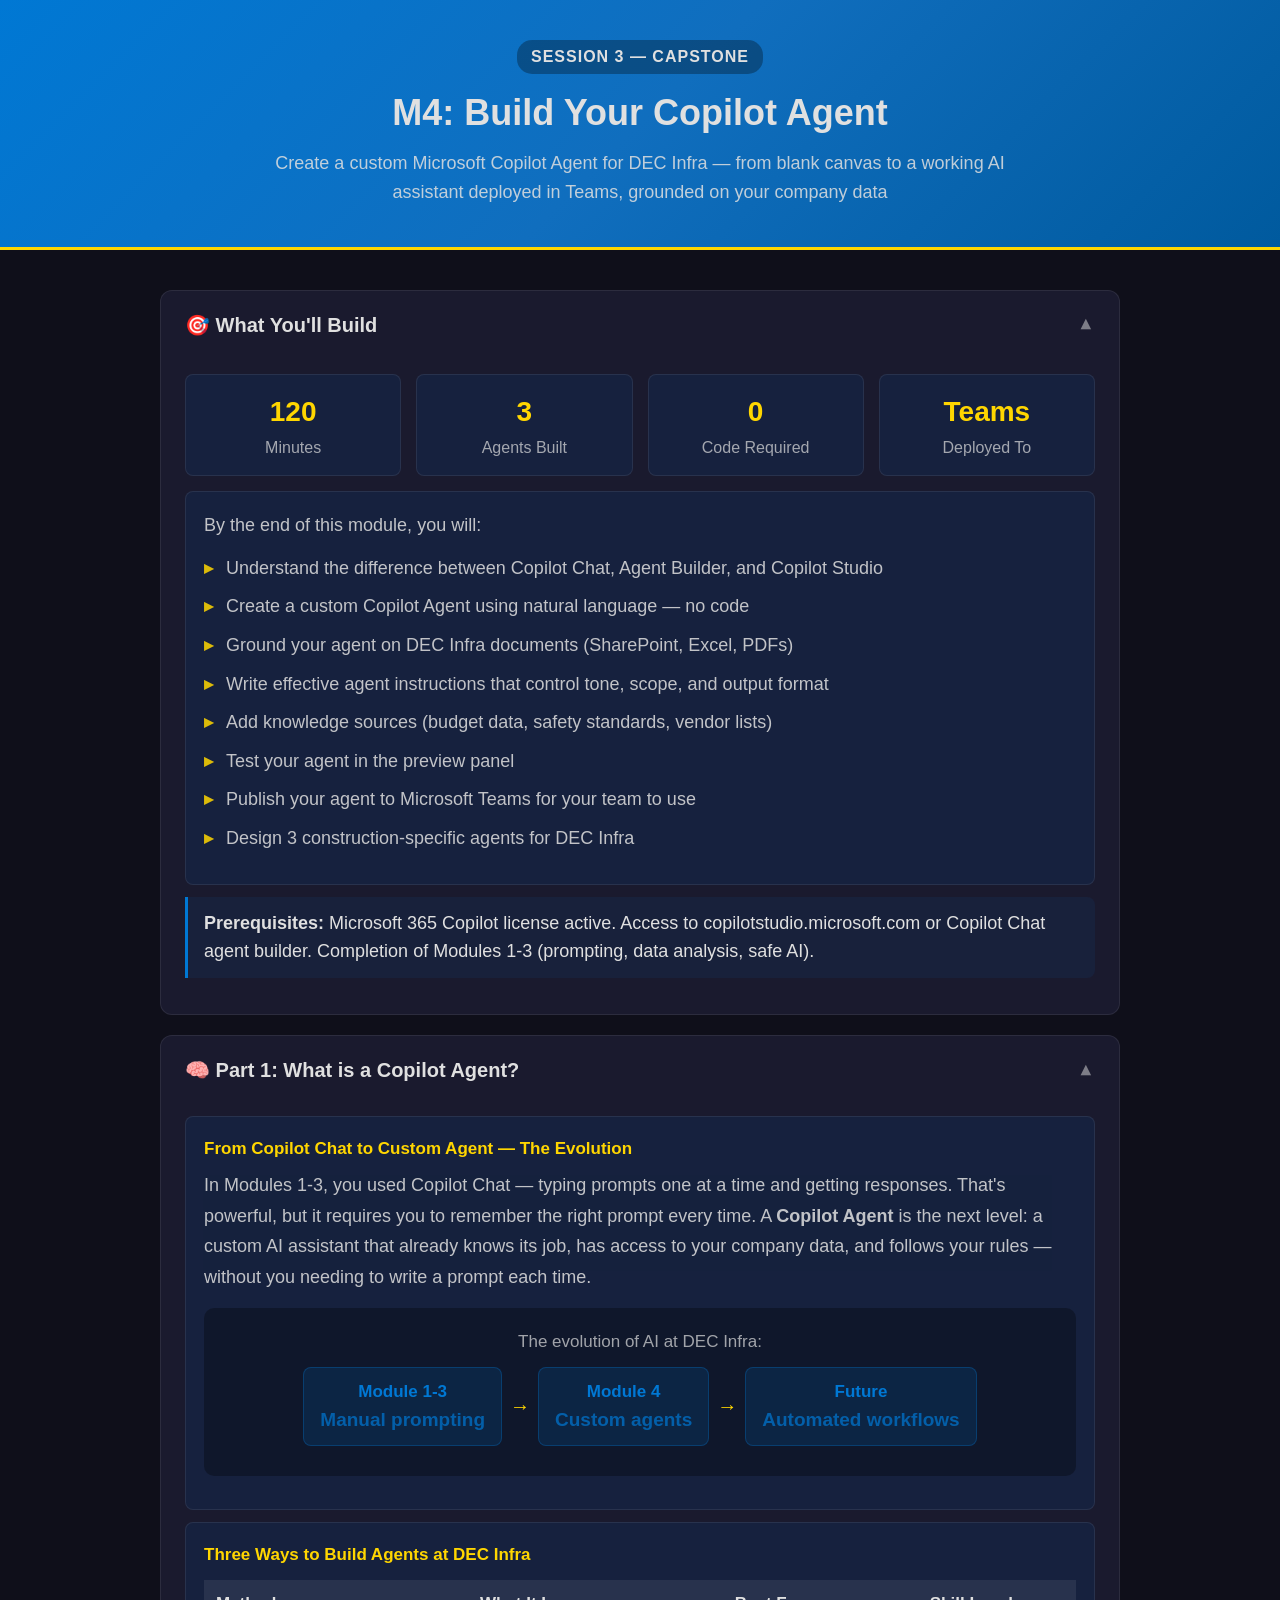
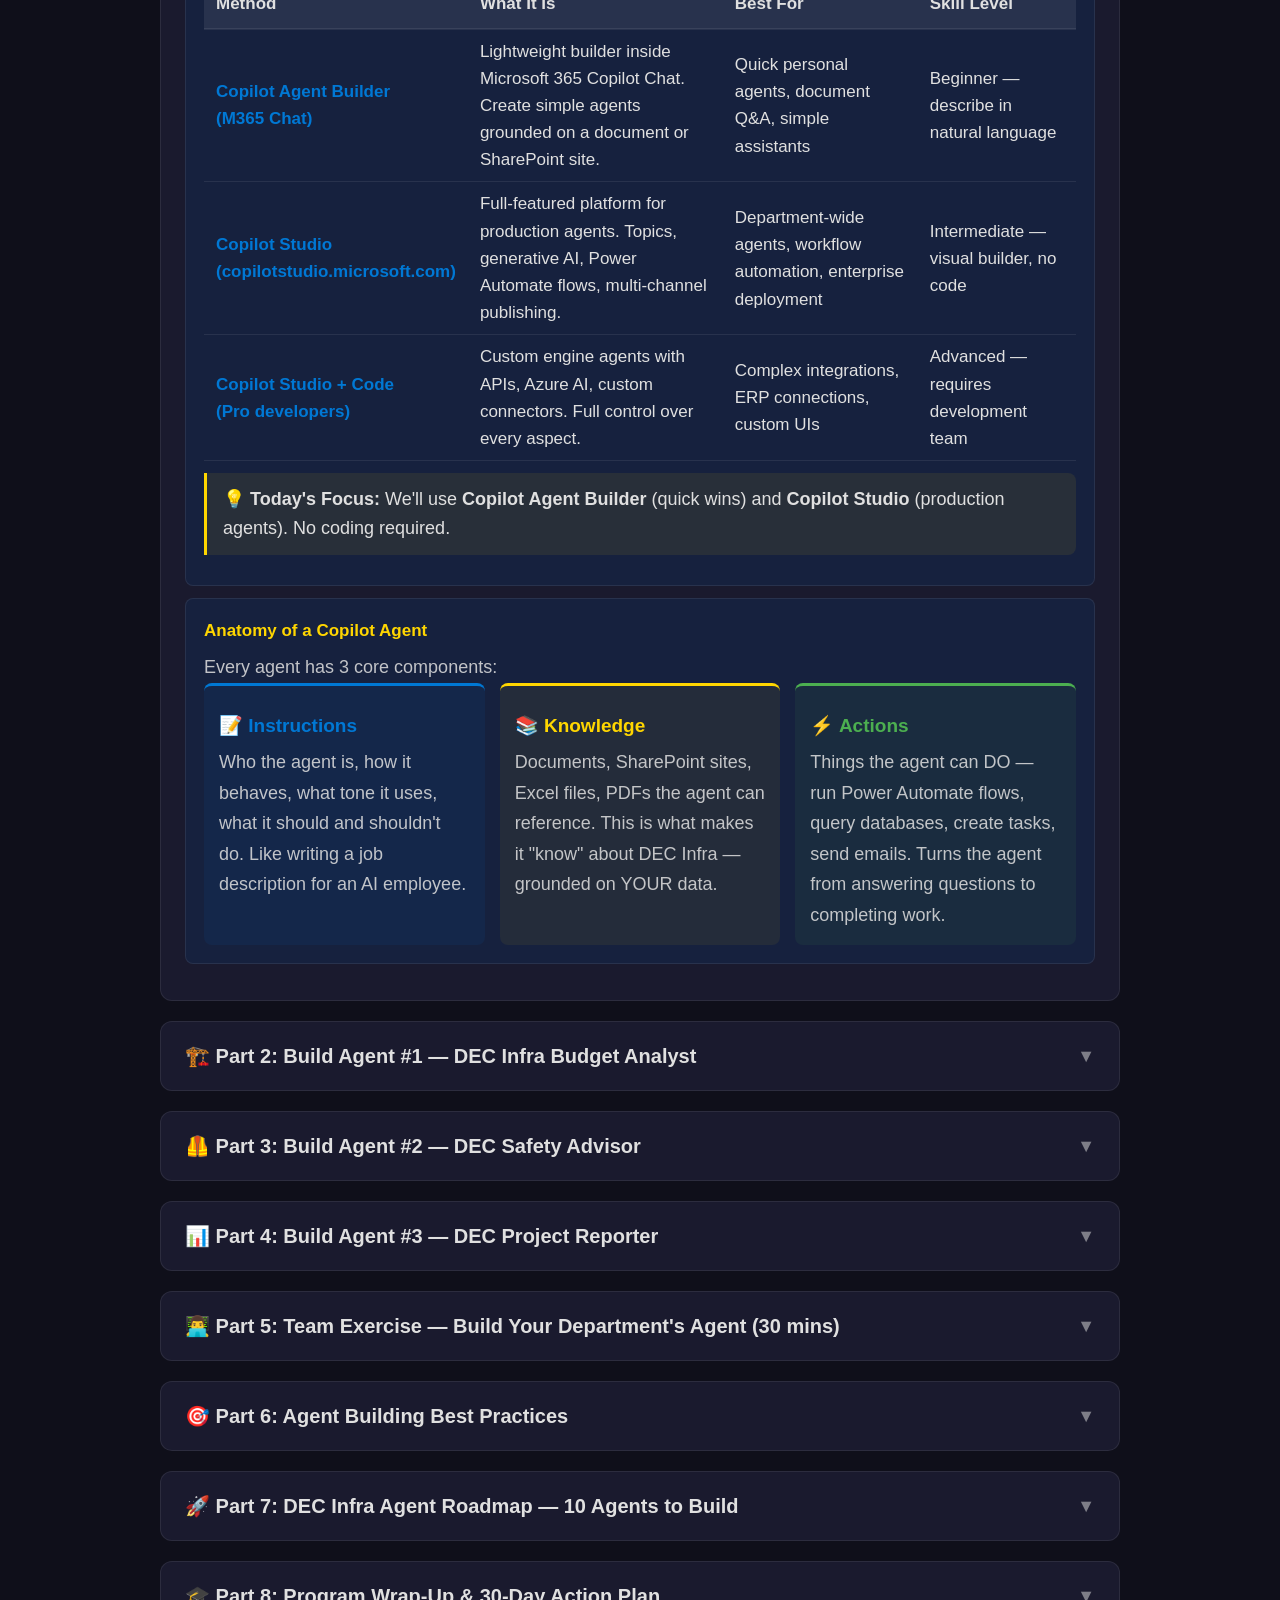
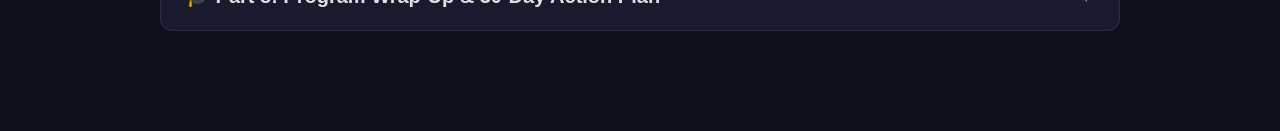
<file: M4_ Capstone — Build Your Copilot Agent _ DEC AI Foundations.html>
<!DOCTYPE html>
<html lang="en">
<head>
<meta charset="UTF-8">
<meta name="description" content="Build your own custom AI Copilot Agent in this DEC AI Foundations Capstone project.">
<meta name="viewport" content="width=device-width, initial-scale=1.0">
<title>M4: Capstone — Build Your Copilot Agent | DEC AI Foundations</title>
<style>
*{margin:0;padding:0;box-sizing:border-box}
:root{--bg:#0f0f1a;--card:#1a1a2e;--card2:#16213e;--border:rgba(255,255,255,0.08);--text:#e0e0e0;--accent:#FFD600;--blue:#2196F3;--green:#4CAF50;--red:#FF5252;--orange:#FF9800;--purple:#9C27B0;--ms-blue:#0078D4}
body{font-family:'Segoe UI',Roboto,sans-serif;background:var(--bg);color:var(--text);line-height:1.6;padding-bottom:60px}
.module-header{background:linear-gradient(135deg,#0078D4 0%,#106EBE 50%,#005A9E 100%);padding:40px 30px;text-align:center;border-bottom:3px solid var(--accent)}
.module-header .tag{display:inline-block;background:rgba(0,0,0,0.3);padding:4px 14px;border-radius:15px;font-size: 16px;font-weight:600;margin-bottom:10px;letter-spacing:1px}
.module-header h1{font-size: 36px;font-weight:800;margin-bottom:8px}
.module-header p{font-size: 18px;opacity:0.85;max-width:750px;margin:0 auto}
.container{max-width:1000px;margin:0 auto;padding:20px}
.section{background:var(--card);border:1px solid var(--border);border-radius:12px;margin:20px 0;overflow:hidden}
.section-head{padding:18px 24px;cursor:pointer;display:flex;align-items:center;justify-content:space-between;transition:background 0.2s}
.section-head:hover{background:rgba(255,255,255,0.03)}
.section-head h2{font-size: 20px;font-weight:700;display:flex;align-items:center;gap:10px}
.section-head .arrow{font-size: 18px;opacity:0.5;transition:transform 0.3s}
.section-body{padding:0 24px 24px;display:none}
.section.open .section-body{display:block}
.section.open .arrow{transform:rotate(180deg)}
.card{background:var(--card2);border:1px solid var(--border);border-radius:8px;padding:18px;margin:12px 0}
.card h3{font-size: 17px;font-weight:600;color:var(--accent);margin-bottom:8px}
.card h4{font-size: 19px;font-weight:600;color:var(--ms-blue);margin-bottom:6px;margin-top:10px}
.card p,.card li{font-size: 18px;opacity:0.85;line-height:1.7}
.card ul{list-style:none;margin:8px 0}
.card ul li{padding:4px 0 4px 22px;position:relative}
.card ul li:before{content:"▸";position:absolute;left:0;color:var(--accent);font-weight:bold}
.grid-2{display:grid;grid-template-columns:1fr 1fr;gap:15px}
.grid-3{display:grid;grid-template-columns:1fr 1fr 1fr;gap:15px}
@media(max-width:768px){.grid-2,.grid-3{grid-template-columns:1fr}}
.stats{display:flex;gap:15px;flex-wrap:wrap;margin:15px 0}
.stat{background:var(--card2);border:1px solid var(--border);border-radius:8px;padding:15px;text-align:center;flex:1;min-width:120px}
.stat .n{font-size: 28px;font-weight:800;color:var(--accent);display:block}
.stat .l{font-size: 16px;opacity:0.7}
table{width:100%;border-collapse:collapse;margin:12px 0;font-size: 17px}
th{background:rgba(255,255,255,0.08);padding:10px 12px;text-align:left;font-weight:600;border-bottom:2px solid var(--border)}
td{padding:8px 12px;border-bottom:1px solid var(--border)}
tr:hover{background:rgba(255,255,255,0.02)}
.tip{background:rgba(255,214,0,0.08);border-left:3px solid var(--accent);padding:12px 16px;margin:12px 0;border-radius:0 8px 8px 0;font-size: 18px}
.warning{background:rgba(255,82,82,0.08);border-left:3px solid var(--red);padding:12px 16px;margin:12px 0;border-radius:0 8px 8px 0;font-size: 18px}
.success{background:rgba(76,175,80,0.08);border-left:3px solid var(--green);padding:12px 16px;margin:12px 0;border-radius:0 8px 8px 0;font-size: 18px}
.info-box{background:rgba(0,120,212,0.08);border-left:3px solid var(--ms-blue);padding:12px 16px;margin:12px 0;border-radius:0 8px 8px 0;font-size: 18px}
.prompt{background:#1e1e2e;border:2px solid #69F0AE;border-radius:8px;padding:16px;margin:12px 0;font-family:'Courier New',monospace;font-size: 17px;color:#a6e3a1;line-height:1.5;white-space:pre-wrap;position:relative;max-height:500px;overflow-y:auto}
.prompt-label{display:inline-block;background:#69F0AE;color:#1e1e2e;padding:3px 12px;border-radius:15px;font-size: 19px;font-weight:700;margin-bottom:8px;font-family:'Segoe UI',sans-serif}
.ms-label{display:inline-block;background:var(--ms-blue);color:white;padding:3px 12px;border-radius:15px;font-size: 19px;font-weight:700;margin-bottom:8px;font-family:'Segoe UI',sans-serif}
.copy-btn{position:absolute;top:10px;right:10px;background:rgba(255,255,255,0.1);border:1px solid rgba(255,255,255,0.2);color:#69F0AE;padding:4px 12px;border-radius:5px;cursor:pointer;font-size: 19px;font-family:'Segoe UI',sans-serif}
.exercise{background:rgba(0,120,212,0.08);border:2px solid rgba(0,120,212,0.2);border-radius:8px;padding:18px;margin:12px 0}
.exercise h3{color:var(--ms-blue);font-size: 16px;margin-bottom:8px}
.step-box{background:rgba(0,0,0,0.25);border-radius:10px;padding:20px;margin:15px 0;border-left:4px solid var(--ms-blue);position:relative}
.step-num{position:absolute;top:-12px;left:15px;background:var(--ms-blue);color:white;width:30px;height:30px;border-radius:50%;display:flex;align-items:center;justify-content:center;font-weight:800;font-size: 18px}
.step-box h3{color:white;margin-bottom:8px;margin-left:25px;font-size: 16px}
.step-box p{font-size: 18px;opacity:0.85}
.diagram{background:rgba(0,0,0,0.3);border-radius:10px;padding:20px;margin:15px 0;text-align:center}
.diagram .flow{display:flex;align-items:center;justify-content:center;gap:8px;flex-wrap:wrap;margin:10px 0}
.diagram .node{background:rgba(0,120,212,0.15);border:1px solid rgba(0,120,212,0.3);border-radius:8px;padding:10px 16px;font-size: 17px;font-weight:600;color:var(--ms-blue)}
.diagram .arr{color:var(--accent);font-size: 20px;font-weight:bold}
.badge{display:inline-block;padding:3px 10px;border-radius:12px;font-size: 19px;font-weight:700}
.badge-ms{background:rgba(0,120,212,0.15);color:var(--ms-blue);border:1px solid rgba(0,120,212,0.3)}
.badge-time{background:rgba(33,150,243,0.15);color:var(--blue);border:1px solid rgba(33,150,243,0.3)}
.badge-impact{background:rgba(255,214,0,0.15);color:var(--accent);border:1px solid rgba(255,214,0,0.3)}
.cs{background:var(--card2);border:1px solid var(--border);border-radius:10px;margin:16px 0;overflow:hidden}
.cs-head{padding:14px 18px;cursor:pointer;display:flex;align-items:center;justify-content:space-between}
.cs-head:hover{background:rgba(255,255,255,0.03)}
.cs-head h3{font-size: 16px;font-weight:600;display:flex;align-items:center;gap:8px;flex-wrap:wrap}
.cs-head .csa{font-size: 18px;opacity:0.4;transition:transform 0.3s}
.cs-body{padding:0 18px 18px;display:none}
.cs.cso .cs-body{display:block}
.cs.cso .csa{transform:rotate(180deg)}
.cst{font-size: 19px;padding:2px 8px;border-radius:10px;font-weight:600}
.cst-agent{background:rgba(0,120,212,0.15);color:var(--ms-blue)}
.cst-live{background:rgba(76,175,80,0.15);color:#4CAF50}
.cst-team{background:rgba(156,39,176,0.15);color:#CE93D8}
</style>

<style>
/* Global Mobile Responsiveness Overrides */
@media (max-width: 768px) {
    body { padding: 10px !important; }
    .grid-3, .grid-2 { grid-template-columns: 1fr !important; }
    .container { width: 100% !important; padding: 15px !important; }
    .glass-card, .card { padding: 20px !important; }
    h1 { font-size: 28px !important; }
    h2 { font-size: 24px !important; }
    h3 { font-size: 20px !important; }
    .btn, button { width: 100% !important; margin-bottom: 10px !important; box-sizing: border-box !important; }
    
    /* specific for Prompt Builder */
    .chat-layout { flex-direction: column !important; }
    .chat-sidebar { width: 100% !important; border-right: none !important; border-bottom: 1px solid rgba(255,255,255,0.1) !important; }
    .chat-main { width: 100% !important; padding: 15px !important; }
    
    /* specific for M3 quiz */
    #part5-quiz-container { padding: 20px 15px !important; }
    #part5-quiz-container .btn { font-size: 14px !important; padding: 10px !important; min-width: 100% !important; }
}
</style>
</head>
<body>

<div class="module-header">
<div class="tag">SESSION 3 — CAPSTONE</div>
<h1>M4: Build Your Copilot Agent</h1>
<p>Create a custom Microsoft Copilot Agent for DEC Infra — from blank canvas to a working AI assistant deployed in Teams, grounded on your company data</p>
</div>

<div class="container">

<!-- OBJECTIVES -->
<div class="section open">
<div class="section-head" onclick="toggle(this)"><h2>🎯 What You'll Build</h2><span class="arrow">▼</span></div>
<div class="section-body">
<div class="stats">
<div class="stat"><span class="n">120</span><span class="l">Minutes</span></div>
<div class="stat"><span class="n">3</span><span class="l">Agents Built</span></div>
<div class="stat"><span class="n">0</span><span class="l">Code Required</span></div>
<div class="stat"><span class="n">Teams</span><span class="l">Deployed To</span></div>
</div>
<div class="card"><p>By the end of this module, you will:</p><ul>
<li>Understand the difference between Copilot Chat, Agent Builder, and Copilot Studio</li>
<li>Create a custom Copilot Agent using natural language — no code</li>
<li>Ground your agent on DEC Infra documents (SharePoint, Excel, PDFs)</li>
<li>Write effective agent instructions that control tone, scope, and output format</li>
<li>Add knowledge sources (budget data, safety standards, vendor lists)</li>
<li>Test your agent in the preview panel</li>
<li>Publish your agent to Microsoft Teams for your team to use</li>
<li>Design 3 construction-specific agents for DEC Infra</li>
</ul></div>

<div class="info-box"><strong>Prerequisites:</strong> Microsoft 365 Copilot license active. Access to copilotstudio.microsoft.com or Copilot Chat agent builder. Completion of Modules 1-3 (prompting, data analysis, safe AI).</div>
</div>
</div>

<!-- PART 1: THEORY -->
<div class="section open">
<div class="section-head" onclick="toggle(this)"><h2>🧠 Part 1: What is a Copilot Agent?</h2><span class="arrow">▼</span></div>
<div class="section-body">

<div class="card">
<h3>From Copilot Chat to Custom Agent — The Evolution</h3>
<p>In Modules 1-3, you used Copilot Chat — typing prompts one at a time and getting responses. That's powerful, but it requires you to remember the right prompt every time. A <strong>Copilot Agent</strong> is the next level: a custom AI assistant that already knows its job, has access to your company data, and follows your rules — without you needing to write a prompt each time.</p>
<div class="diagram">
<p style="font-size: 17px;opacity:0.7;margin-bottom:10px">The evolution of AI at DEC Infra:</p>
<div class="flow">
<div class="node">Module 1-3<br/><span style="font-size: 19px;opacity:0.7">Manual prompting</span></div>
<div class="arr">→</div>
<div class="node">Module 4<br/><span style="font-size: 19px;opacity:0.7">Custom agents</span></div>
<div class="arr">→</div>
<div class="node">Future<br/><span style="font-size: 19px;opacity:0.7">Automated workflows</span></div>
</div>
</div>
</div>

<div class="card">
<h3>Three Ways to Build Agents at DEC Infra</h3>
<table>
<tr><th>Method</th><th>What It Is</th><th>Best For</th><th>Skill Level</th></tr>
<tr><td style="color:var(--ms-blue);font-weight:600">Copilot Agent Builder<br/>(M365 Chat)</td><td>Lightweight builder inside Microsoft 365 Copilot Chat. Create simple agents grounded on a document or SharePoint site.</td><td>Quick personal agents, document Q&A, simple assistants</td><td>Beginner — describe in natural language</td></tr>
<tr><td style="color:var(--ms-blue);font-weight:600">Copilot Studio<br/>(copilotstudio.microsoft.com)</td><td>Full-featured platform for production agents. Topics, generative AI, Power Automate flows, multi-channel publishing.</td><td>Department-wide agents, workflow automation, enterprise deployment</td><td>Intermediate — visual builder, no code</td></tr>
<tr><td style="color:var(--ms-blue);font-weight:600">Copilot Studio + Code<br/>(Pro developers)</td><td>Custom engine agents with APIs, Azure AI, custom connectors. Full control over every aspect.</td><td>Complex integrations, ERP connections, custom UIs</td><td>Advanced — requires development team</td></tr>
</table>
<div class="tip"><strong>💡 Today's Focus:</strong> We'll use <strong>Copilot Agent Builder</strong> (quick wins) and <strong>Copilot Studio</strong> (production agents). No coding required.</div>
</div>

<div class="card">
<h3>Anatomy of a Copilot Agent</h3>
<p>Every agent has 3 core components:</p>
<div class="grid-3">
<div style="background:rgba(0,120,212,0.08);padding:15px;border-radius:8px;border-top:3px solid var(--ms-blue)">
<h4 style="color:var(--ms-blue)">📝 Instructions</h4>
<p>Who the agent is, how it behaves, what tone it uses, what it should and shouldn't do. Like writing a job description for an AI employee.</p>
</div>
<div style="background:rgba(255,214,0,0.06);padding:15px;border-radius:8px;border-top:3px solid var(--accent)">
<h4 style="color:var(--accent)">📚 Knowledge</h4>
<p>Documents, SharePoint sites, Excel files, PDFs the agent can reference. This is what makes it "know" about DEC Infra — grounded on YOUR data.</p>
</div>
<div style="background:rgba(76,175,80,0.08);padding:15px;border-radius:8px;border-top:3px solid var(--green)">
<h4 style="color:var(--green)">⚡ Actions</h4>
<p>Things the agent can DO — run Power Automate flows, query databases, create tasks, send emails. Turns the agent from answering questions to completing work.</p>
</div>
</div>
</div>

</div>
</div>

<!-- PART 2: AGENT 1 — BUDGET ANALYST -->
<div class="section">
<div class="section-head" onclick="toggle(this)"><h2>🏗️ Part 2: Build Agent #1 — DEC Infra Budget Analyst</h2><span class="arrow">▼</span></div>
<div class="section-body">

<div class="card">
<h3>Agent Profile: "DEC Budget Analyst"</h3>
<p>An agent that any DEC Infra PM can ask about project budgets, overruns, vendor rates, and contingency status — getting instant answers grounded on your actual project data.</p>
<table>
<tr><td><strong>Name</strong></td><td>DEC Budget Analyst</td></tr>
<tr><td><strong>Purpose</strong></td><td>Answer budget questions across all DEC Infra projects</td></tr>
<tr><td><strong>Knowledge</strong></td><td>242-row project dataset (SharePoint), vendor rate cards, contingency tracker</td></tr>
<tr><td><strong>Users</strong></td><td>Project Managers, Finance Team, CEO</td></tr>
<tr><td><strong>Channel</strong></td><td>Microsoft Teams</td></tr>
</table>
</div>

<div class="step-box"><div class="step-num">1</div>
<h3>Open Copilot Agent Builder</h3>
<p>Go to <strong>microsoft365.com/chat</strong> → Click <strong>"Create an agent"</strong> in the left sidebar. Or go to <strong>copilotstudio.microsoft.com</strong> → Click <strong>"Create"</strong> → <strong>"New agent"</strong>.</p>
</div>

<div class="step-box"><div class="step-num">2</div>
<h3>Write the Agent Instructions</h3>
<p>This is the most important step. The instructions define WHO the agent is and HOW it behaves. Paste this into the Instructions field:</p>
<span class="prompt-label">AGENT INSTRUCTIONS — COPY-PASTE</span>
<div class="prompt"><button class="copy-btn" onclick="cp(this)">📋 Copy</button>You are DEC Budget Analyst, an AI assistant for DEC Infra Projects Pvt Ltd, a construction company based in Hyderabad.

YOUR ROLE:
- Answer budget and cost questions about DEC Infra's construction projects
- Analyze budget data, identify overruns, flag risks, and compare vendor rates
- Help Project Managers and Finance teams make data-driven decisions

BEHAVIOR RULES:
- Always base answers on the uploaded project data — never make up numbers
- If you don't have data to answer a question, say "I don't have that data in my knowledge base"
- Present numbers in Indian Lacs (₹ Lac) format
- Use 🔴🟡🟢 traffic lights for status indicators
- Be concise — executives want answers in 2-3 sentences, not paragraphs
- When showing comparisons, use tables
- Always mention which project and line item you're referring to

WHAT YOU CAN DO:
- Portfolio risk scan (flag items >100% spent)
- Cross-project vendor rate comparison
- Contingency health check per project
- Budget vs actual variance analysis
- Invoice and payment gap analysis
- Generate board-level dashboards

WHAT YOU CANNOT DO:
- Make procurement decisions (you recommend, humans decide)
- Access real-time ERP data (you work from uploaded snapshots)
- Share data with people outside DEC Infra
- Provide legal or contractual advice

TONE: Professional, direct, data-driven. Like a senior finance analyst presenting to the CEO.</div>
</div>

<div class="step-box"><div class="step-num">3</div>
<h3>Add Knowledge Sources</h3>
<p>Upload or connect these files so the agent can reference them:</p>
<div class="card">
<ul>
<li><strong>DEC_Infra_Master_Dataset_180rows.csv</strong> — Upload to SharePoint, then add as knowledge source</li>
<li><strong>Vendor rate cards</strong> (if available) — PDF or Excel on SharePoint</li>
<li><strong>Project schedule summaries</strong> — any Excel/PDF on SharePoint</li>
<li><strong>Company policies</strong> (optional) — procurement policy, approval matrix</li>
</ul>
</div>
<div class="info-box"><strong>How to add knowledge:</strong> In Copilot Studio → Agent → Knowledge → Add → SharePoint site or Upload files. In Agent Builder → click "Add knowledge" → select files or paste SharePoint URL.</div>
</div>

<div class="step-box"><div class="step-num">4</div>
<h3>Test the Agent</h3>
<p>Use the preview panel to ask test questions. The agent should answer from your data:</p>
<div class="card">
<h4>Test Questions to Try:</h4>
<ul>
<li>"Which projects have items over 100% budget?"</li>
<li>"Compare rebar rates across all projects"</li>
<li>"What's the contingency status for Kamareddy Auditorium?"</li>
<li>"Give me a portfolio risk summary for the CEO"</li>
<li>"How much are we overspending on HVAC across projects?"</li>
<li>"What's the total pending invoice amount?"</li>
</ul>
</div>
</div>

<div class="step-box"><div class="step-num">5</div>
<h3>Publish to Teams</h3>
<p>Once tested, publish the agent so your team can access it in Microsoft Teams:</p>
<p><strong>Copilot Studio:</strong> Publish → Channels → Microsoft Teams → Turn on → Share with team/org.<br/>
<strong>Agent Builder:</strong> Click "Share" → Select users or groups → Done.</p>
</div>

<div class="success"><strong>✅ Result:</strong> Any DEC Infra PM can now open Teams, type "Hey DEC Budget Analyst, which projects are over budget?" and get an instant, data-backed answer — no prompt engineering needed.</div>

</div>
</div>

<!-- PART 3: AGENT 2 — SAFETY ADVISOR -->
<div class="section">
<div class="section-head" onclick="toggle(this)"><h2>🦺 Part 3: Build Agent #2 — DEC Safety Advisor</h2><span class="arrow">▼</span></div>
<div class="section-body">

<div class="card">
<h3>Agent Profile: "DEC Safety Advisor"</h3>
<table>
<tr><td><strong>Name</strong></td><td>DEC Safety Advisor</td></tr>
<tr><td><strong>Purpose</strong></td><td>Generate safety checklists, toolbox talk content, incident investigation guidance, and compliance checks</td></tr>
<tr><td><strong>Knowledge</strong></td><td>IS safety standards (IS 3696, IS 4130), OSHA guidelines, DEC Infra safety policy, past incident reports</td></tr>
<tr><td><strong>Users</strong></td><td>Safety Officers, Site Engineers, Site Supervisors</td></tr>
<tr><td><strong>Channel</strong></td><td>Microsoft Teams (accessible from site via mobile)</td></tr>
</table>
</div>

<span class="prompt-label">AGENT INSTRUCTIONS — COPY-PASTE</span>
<div class="prompt"><button class="copy-btn" onclick="cp(this)">📋 Copy</button>You are DEC Safety Advisor, the AI safety assistant for DEC Infra Projects Pvt Ltd, a construction company managing 12+ active sites across India.

YOUR ROLE:
- Generate project-specific safety checklists based on work type
- Create toolbox talk content for daily safety briefings
- Guide incident investigation using the 5-Why method
- Check compliance against IS standards and OSHA guidelines
- Help prepare safety audit documentation

BEHAVIOR RULES:
- ALWAYS err on the side of caution — if unsure, recommend the stricter safety measure
- Reference specific IS codes (IS 3696 for scaffolding, IS 4130 for safety nets, etc.) but ALWAYS add: "Verify this clause number against the actual standard before official use"
- Never state "this is compliant" — instead say "based on the information provided, this appears to meet the requirements of [standard], but a certified safety officer should verify"
- Use checklists with ☐ checkboxes for actionable items
- Include PPE requirements for every activity
- Flag weather-related risks (monsoon, extreme heat, wind)
- All checklists should include emergency contact section

WHAT YOU CAN DO:
- Generate safety checklists (height work, excavation, hot work, confined space, electrical, crane)
- Create daily toolbox talk scripts (5-minute format)
- Guide 5-Why root cause analysis for incidents
- Compare site practices against IS/OSHA standards
- Draft safety method statements
- Create emergency response plans

WHAT YOU CANNOT DO:
- Certify compliance (only qualified safety officers can)
- Replace safety training programs
- Provide medical advice for injuries
- Make structural safety assessments

CRITICAL RULE: If someone asks about an active emergency or injury, respond: "This requires immediate human attention. Call your site safety officer and emergency services. I can help with documentation after the situation is resolved."

TONE: Firm but supportive. Safety is non-negotiable. Like a senior safety consultant who cares about every worker going home safe.</div>

<div class="card">
<h4>Knowledge Sources to Add:</h4>
<ul>
<li><strong>DEC Infra Safety Policy</strong> (PDF) — company safety rules and procedures</li>
<li><strong>IS Safety Standards summaries</strong> — IS 3696, IS 4130, IS 875 key extracts</li>
<li><strong>Past Incident Reports</strong> (anonymized) — learn from previous events</li>
<li><strong>Safety Checklist Templates</strong> — existing DEC Infra formats</li>
<li><strong>PPE Matrix</strong> — which PPE for which activity</li>
</ul>
</div>

<div class="card">
<h4>Test Questions:</h4>
<ul>
<li>"Generate a safety checklist for height work above 3 meters at IISER Library"</li>
<li>"Create a 5-minute toolbox talk on scaffold safety for tomorrow morning"</li>
<li>"A worker slipped on a wet surface and injured his wrist. Guide me through the incident investigation"</li>
<li>"What PPE is required for hot work near existing electrical systems?"</li>
<li>"Help me prepare for next week's safety audit — what documents do I need?"</li>
</ul>
</div>
</div>
</div>

<!-- PART 4: AGENT 3 — PROJECT REPORTER -->
<div class="section">
<div class="section-head" onclick="toggle(this)"><h2>📊 Part 4: Build Agent #3 — DEC Project Reporter</h2><span class="arrow">▼</span></div>
<div class="section-body">

<div class="card">
<h3>Agent Profile: "DEC Project Reporter"</h3>
<table>
<tr><td><strong>Name</strong></td><td>DEC Project Reporter</td></tr>
<tr><td><strong>Purpose</strong></td><td>Generate weekly reports, client status updates, meeting minutes, and board dashboards from raw project data</td></tr>
<tr><td><strong>Knowledge</strong></td><td>Project schedules, budget data, progress photos, meeting notes (SharePoint)</td></tr>
<tr><td><strong>Users</strong></td><td>Project Managers, Admin Staff, CEO</td></tr>
<tr><td><strong>Channel</strong></td><td>Microsoft Teams</td></tr>
</table>
</div>

<span class="prompt-label">AGENT INSTRUCTIONS — COPY-PASTE</span>
<div class="prompt"><button class="copy-btn" onclick="cp(this)">📋 Copy</button>You are DEC Project Reporter, the AI reporting assistant for DEC Infra Projects Pvt Ltd.

YOUR ROLE:
- Generate weekly project status reports from raw data
- Create client-ready status update emails
- Produce board-level dashboards with traffic light indicators
- Summarize meeting notes into structured minutes with action items
- Track action items and flag overdue tasks

BEHAVIOR RULES:
- Format all reports professionally — use headers, tables, and bullet points
- Always include: Date, Project Name, Report Period, Prepared By
- Use 🟢🟡🔴 traffic lights for: Budget, Schedule, Quality, Safety
- Present budget figures in ₹ Lac format
- Keep client communications professional and optimistic but honest
- Never hide bad news — present it with context and a corrective action plan
- Meeting minutes must include: Attendees, Date, Key Decisions, Action Items (with Owner + Deadline)
- Reports should be under 1 page unless requested otherwise

REPORT TYPES YOU CAN GENERATE:
1. Weekly Status Report (for internal team)
2. Client Status Update (professional email format)
3. Board Dashboard (traffic light summary, all projects)
4. Meeting Minutes (from raw notes)
5. Daily Site Report (from supervisor notes)
6. Monthly Progress Report (comprehensive)

TONE: Professional and structured. Like a senior PMO analyst who produces reports the CEO reads without asking questions.

FORMATTING:
- Use tables for data comparisons
- Use 🟢🟡🔴 for status indicators
- Bold key numbers and findings
- Include "Key Risks" and "Next Week Priorities" sections in every report</div>

<div class="card">
<h4>Knowledge Sources to Add:</h4>
<ul>
<li><strong>DEC Infra report templates</strong> — existing weekly/monthly formats</li>
<li><strong>Project schedules</strong> — MS Project or Primavera exports on SharePoint</li>
<li><strong>Budget dataset</strong> — the 242-row CSV on SharePoint</li>
<li><strong>Meeting notes folder</strong> — SharePoint library where PMs store notes</li>
<li><strong>Client communication templates</strong> — approved email formats</li>
</ul>
</div>

<div class="card">
<h4>Test Questions:</h4>
<ul>
<li>"Generate a weekly status report for IISER Library project — budget is 78% spent, 4 overruns, schedule slightly behind"</li>
<li>"Write a client status update email for the NSDL Data Center — we're behind on MEP by 2 weeks"</li>
<li>"Create a board dashboard for all 12 projects using the budget dataset"</li>
<li>"Here are my raw meeting notes: [paste notes]. Convert to structured minutes with action items."</li>
<li>"Generate a daily site report from these supervisor notes: 35 workers, concrete pour Block C complete, rain delay 2 hours"</li>
</ul>
</div>
</div>
</div>

<!-- PART 5: TEAM EXERCISE -->
<div class="section">
<div class="section-head" onclick="toggle(this)"><h2>👨‍💻 Part 5: Team Exercise — Build Your Department's Agent (30 mins)</h2><span class="arrow">▼</span></div>
<div class="section-body">

<div class="exercise">
<h3>🏋️ Team Challenge: Design & Build a Custom Agent</h3>
<p>Each team designs and builds a Copilot Agent for their department. You have 20 minutes to build + 5 minutes to demo.</p>
</div>

<div class="grid-2">
<div class="card">
<h3>Team 1: Procurement Agent</h3>
<p>Build an agent that helps procurement compare vendors, check rate histories, and generate purchase order summaries.</p>
<h4>Requirements:</h4>
<ul>
<li>Ground on vendor rate dataset</li>
<li>Answer "who is cheapest for rebar?"</li>
<li>Generate PO comparison tables</li>
<li>Flag when a vendor is charging above average</li>
</ul>
</div>
<div class="card">
<h3>Team 2: Quality Inspector Agent</h3>
<p>Build an agent that generates QA checklists, reviews test reports, and drafts NCR documents.</p>
<h4>Requirements:</h4>
<ul>
<li>Ground on IS 456, IS 1786 standard summaries</li>
<li>Generate inspection checklists by trade</li>
<li>Review concrete cube test results</li>
<li>Draft Non-Conformance Reports</li>
</ul>
</div>
<div class="card">
<h3>Team 3: HR Onboarding Agent</h3>
<p>Build an agent that answers new employee questions about DEC Infra policies, leave, safety training, and benefits.</p>
<h4>Requirements:</h4>
<ul>
<li>Ground on company handbook / HR policy PDF</li>
<li>Answer "What's the leave policy?"</li>
<li>Guide new joiners through safety training steps</li>
<li>Explain benefits and contact HR procedures</li>
</ul>
</div>
<div class="card">
<h3>Team 4: Client Communication Agent</h3>
<p>Build an agent that drafts client emails, progress updates, and delay notifications in DEC Infra's professional tone.</p>
<h4>Requirements:</h4>
<ul>
<li>Ground on past client email templates</li>
<li>Draft progress update emails</li>
<li>Draft delay notification with mitigation plan</li>
<li>Maintain professional, honest, solution-focused tone</li>
</ul>
</div>
</div>

<div class="card">
<h3>Demo Judging Criteria</h3>
<table>
<tr><th>Criteria</th><th>Points</th><th>What Judges Look For</th></tr>
<tr><td>Agent Instructions Quality</td><td>25</td><td>Clear role, rules, tone, scope boundaries</td></tr>
<tr><td>Knowledge Relevance</td><td>25</td><td>Right documents connected, agent answers from data</td></tr>
<tr><td>Test Response Quality</td><td>25</td><td>Does the agent give useful, accurate answers?</td></tr>
<tr><td>Business Value</td><td>15</td><td>Would DEC Infra actually use this agent daily?</td></tr>
<tr><td>Presentation</td><td>10</td><td>Clear demo, good explanation of what it does</td></tr>
</table>
</div>
</div>
</div>

<!-- PART 6: BEST PRACTICES -->
<div class="section">
<div class="section-head" onclick="toggle(this)"><h2>🎯 Part 6: Agent Building Best Practices</h2><span class="arrow">▼</span></div>
<div class="section-body">

<div class="card">
<h3>✅ Do's and Don'ts for Agent Instructions</h3>
<div class="grid-2">
<div style="border-left:3px solid var(--green);padding-left:12px">
<h4 style="color:var(--green)">✅ DO</h4>
<ul>
<li>Define a clear role: "You are a budget analyst for..."</li>
<li>Set explicit boundaries: "You can/cannot..."</li>
<li>Specify output format: "Use tables, ₹ Lac format..."</li>
<li>Include safety catches: "If unsure, say so"</li>
<li>Define tone: "Professional, concise, data-driven"</li>
<li>Add examples of good responses</li>
</ul>
</div>
<div style="border-left:3px solid var(--red);padding-left:12px">
<h4 style="color:var(--red)">❌ DON'T</h4>
<ul>
<li>Write vague instructions: "Be helpful" (too generic)</li>
<li>Skip scope boundaries (agent will hallucinate)</li>
<li>Let agent access data it shouldn't see</li>
<li>Forget to say "verify before official use"</li>
<li>Deploy without testing at least 10 questions</li>
<li>Share agents externally without IT approval</li>
</ul>
</div>
</div>
</div>

<div class="card">
<h3>Knowledge Source Best Practices</h3>
<table>
<tr><th>Source Type</th><th>Best Practice</th><th>DEC Infra Example</th></tr>
<tr><td>SharePoint Site</td><td>Point to a dedicated folder, not entire site</td><td>/Projects/BudgetData/ (not entire SharePoint)</td></tr>
<tr><td>Excel / CSV</td><td>Clean headers, no merged cells, under 10MB</td><td>242-row dataset with clear column names</td></tr>
<tr><td>PDFs</td><td>Use text-based PDFs, not scanned images</td><td>Safety standards, policy documents</td></tr>
<tr><td>Word Docs</td><td>Use headings and structure for better parsing</td><td>Company handbook with H1/H2/H3 headings</td></tr>
</table>
</div>

<div class="card">
<h3>Security & Data Protection for Agents</h3>
<div class="warning"><strong>⚠️ Agents inherit access permissions.</strong> If the agent is grounded on a SharePoint folder, users can only see data they already have access to. But verify this before deploying.</div>
<ul>
<li><strong>Turn off "Search all websites"</strong> — enabled by default in Copilot Studio. Disable it for internal agents to prevent data leakage</li>
<li><strong>Restrict sharing</strong> — share agents only with the team that needs them, not the entire organization</li>
<li><strong>Review knowledge scope</strong> — make sure the agent can't access HR data, salary sheets, or Tier 3 confidential data unless specifically intended</li>
<li><strong>Test with a non-admin account</strong> — verify the agent shows the right data to regular users</li>
<li><strong>Audit regularly</strong> — check agent usage logs monthly for unexpected queries</li>
</ul>
</div>
</div>
</div>

<!-- PART 7: DEC INFRA AGENT ROADMAP -->
<div class="section">
<div class="section-head" onclick="toggle(this)"><h2>🚀 Part 7: DEC Infra Agent Roadmap — 10 Agents to Build</h2><span class="arrow">▼</span></div>
<div class="section-body">
<div class="card">
<h3>Recommended Agent Rollout — Phase-by-Phase</h3>
<table>
<tr><th>Phase</th><th>Agent</th><th>Department</th><th>Timeline</th><th>Impact</th></tr>
<tr><td rowspan="3" style="color:var(--green);font-weight:700">Phase 1<br/>Month 1-2</td><td>DEC Budget Analyst</td><td>Finance</td><td>Week 1-2</td><td>₹12-24L/year savings</td></tr>
<tr><td>DEC Safety Advisor</td><td>Quality & Safety</td><td>Week 2-3</td><td>₹5-15L risk avoidance</td></tr>
<tr><td>DEC Project Reporter</td><td>PMO</td><td>Week 3-4</td><td>15-20 hrs/month saved</td></tr>
<tr><td rowspan="3" style="color:var(--accent);font-weight:700">Phase 2<br/>Month 3-4</td><td>DEC Procurement Advisor</td><td>Procurement</td><td>Week 5-6</td><td>₹20-40L better procurement</td></tr>
<tr><td>DEC Quality Inspector</td><td>QA/QC</td><td>Week 6-7</td><td>₹5-10L rework prevention</td></tr>
<tr><td>DEC HR Assistant</td><td>HR</td><td>Week 7-8</td><td>50% reduction in HR queries</td></tr>
<tr><td rowspan="4" style="color:var(--ms-blue);font-weight:700">Phase 3<br/>Month 5-6</td><td>DEC Contract Reviewer</td><td>Legal / Contracts</td><td>Week 9-10</td><td>₹10-30L dispute avoidance</td></tr>
<tr><td>DEC Estimation Assistant</td><td>Estimation</td><td>Week 10-11</td><td>5-10% better accuracy</td></tr>
<tr><td>DEC Client Communicator</td><td>Business Dev</td><td>Week 11-12</td><td>Consistent, fast responses</td></tr>
<tr><td>DEC Knowledge Base</td><td>All</td><td>Week 12</td><td>Institutional memory preserved</td></tr>
</table>
</div>

<div class="success"><strong>💰 Total Value of 10 Agents:</strong> Conservative estimate ₹60-120L annual savings + risk avoidance across the organization. Investment: ₹6-10L (M365 Copilot licenses + Copilot Studio). <strong>ROI: 600-1200%.</strong></div>
</div>
</div>

<!-- PART 8: PROGRAM WRAP-UP -->
<div class="section">
<div class="section-head" onclick="toggle(this)"><h2>🎓 Part 8: Program Wrap-Up & 30-Day Action Plan</h2><span class="arrow">▼</span></div>
<div class="section-body">

<div class="card">
<h3>What You Accomplished Across 4 Modules</h3>
<table>
<tr><th>Module</th><th>Skill</th><th>Impact</th></tr>
<tr><td>M1: Prompting & Docs</td><td>Write effective prompts, compare documents, analyze photos</td><td>₹20-40L better decisions</td></tr>
<tr><td>M2: Data Analysis</td><td>Upload Excel/CSV for instant budget & vendor analysis</td><td>₹12-24L labor savings/year</td></tr>
<tr><td>M3: Safe AI</td><td>Data classification, anonymization, hallucination detection</td><td>₹5-250 Cr risk avoidance</td></tr>
<tr><td style="color:var(--ms-blue);font-weight:600">M4: Copilot Agents</td><td style="color:var(--ms-blue)">Build custom AI assistants deployed in Teams</td><td style="color:var(--ms-blue)">₹60-120L/year (10 agents)</td></tr>
<tr><td colspan="2" style="font-weight:700;color:var(--accent)">TOTAL PROGRAM VALUE</td><td style="font-weight:700;color:var(--accent)">₹1 Cr+ annual benefit</td></tr>
</table>
</div>

<div class="card">
<h3>Your 30-Day Action Plan</h3>
<div class="grid-2">
<div>
<h4>Week 1: Quick Wins</h4>
<ul>
<li>Build 1 simple agent using Agent Builder in M365 Chat</li>
<li>Ground it on 1 document (your team's most-used file)</li>
<li>Share with 2-3 colleagues, collect feedback</li>
</ul>
<h4>Week 2: Expand</h4>
<ul>
<li>Refine instructions based on feedback</li>
<li>Add 2-3 more knowledge sources</li>
<li>Build a second agent for a different use case</li>
</ul>
</div>
<div>
<h4>Week 3: Go Production</h4>
<ul>
<li>Recreate your best agent in Copilot Studio (full features)</li>
<li>Test with 10+ questions before publishing</li>
<li>Publish to Teams for your department</li>
</ul>
<h4>Week 4: Measure & Scale</h4>
<ul>
<li>Track agent usage (queries/week, user satisfaction)</li>
<li>Calculate time saved vs manual process</li>
<li>Present ROI to management, plan Phase 2 agents</li>
</ul>
</div>
</div>
</div>

<div class="card">
<h3>Commitment Card</h3>
<div style="padding:20px;background:rgba(0,120,212,0.05);border-radius:8px;border:1px dashed rgba(0,120,212,0.3);text-align:center;font-size: 16px">
<p>"I commit to building <strong>at least ONE Copilot Agent</strong> within 2 weeks,<br/>
grounded on my department's data, and sharing it with my team in Microsoft Teams.<br/>
I will follow the data protection rules from Module 3 and verify all agent outputs."</p>
<p style="margin-top:15px"><strong>Name: _________________ &nbsp;&nbsp; Date: _________________ &nbsp;&nbsp; Department: _________________</strong></p>
<p style="margin-top:5px"><strong>My First Agent Will Be: _________________________________________________</strong></p>
</div>
</div>

<div class="stats">
<div class="stat"><span class="n">🎓</span><span class="l">Training Complete!</span></div>
<div class="stat"><span class="n">₹1 Cr+</span><span class="l">Annual Value Unlocked</span></div>
<div class="stat"><span class="n">10</span><span class="l">Agents to Build</span></div>
<div class="stat"><span class="n">600%+</span><span class="l">Expected ROI</span></div>
</div>
</div>
</div>

</div>

<script>
function toggle(el){el.parentElement.classList.toggle('open')}
function tcs(el){if(el.classList.contains('cs'))el.classList.toggle('cso')}
function cp(btn){const t=btn.parentElement.textContent.replace('📋 Copy','').trim();navigator.clipboard.writeText(t).then(()=>{btn.textContent='✓ Copied!';setTimeout(()=>btn.textContent='📋 Copy',2000)});event.stopPropagation()}
</script>
</body>
</html>
</file>
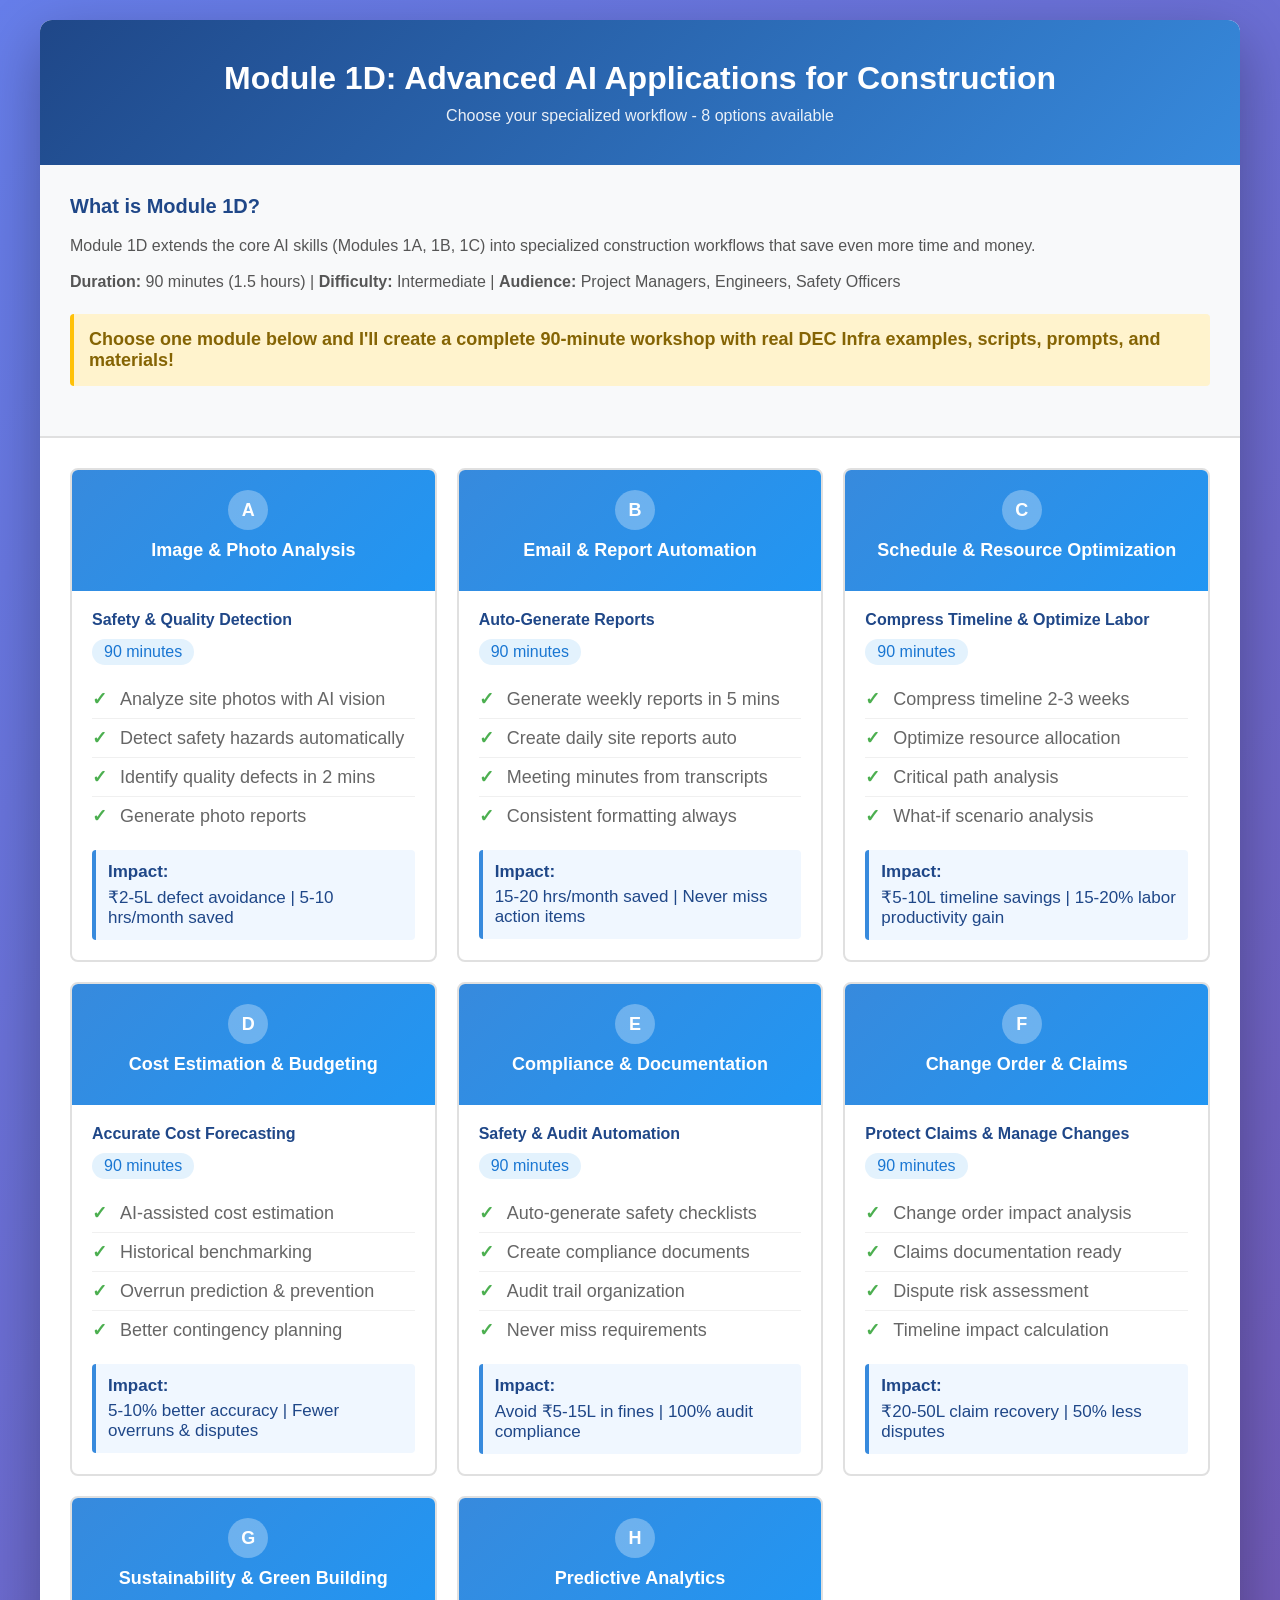
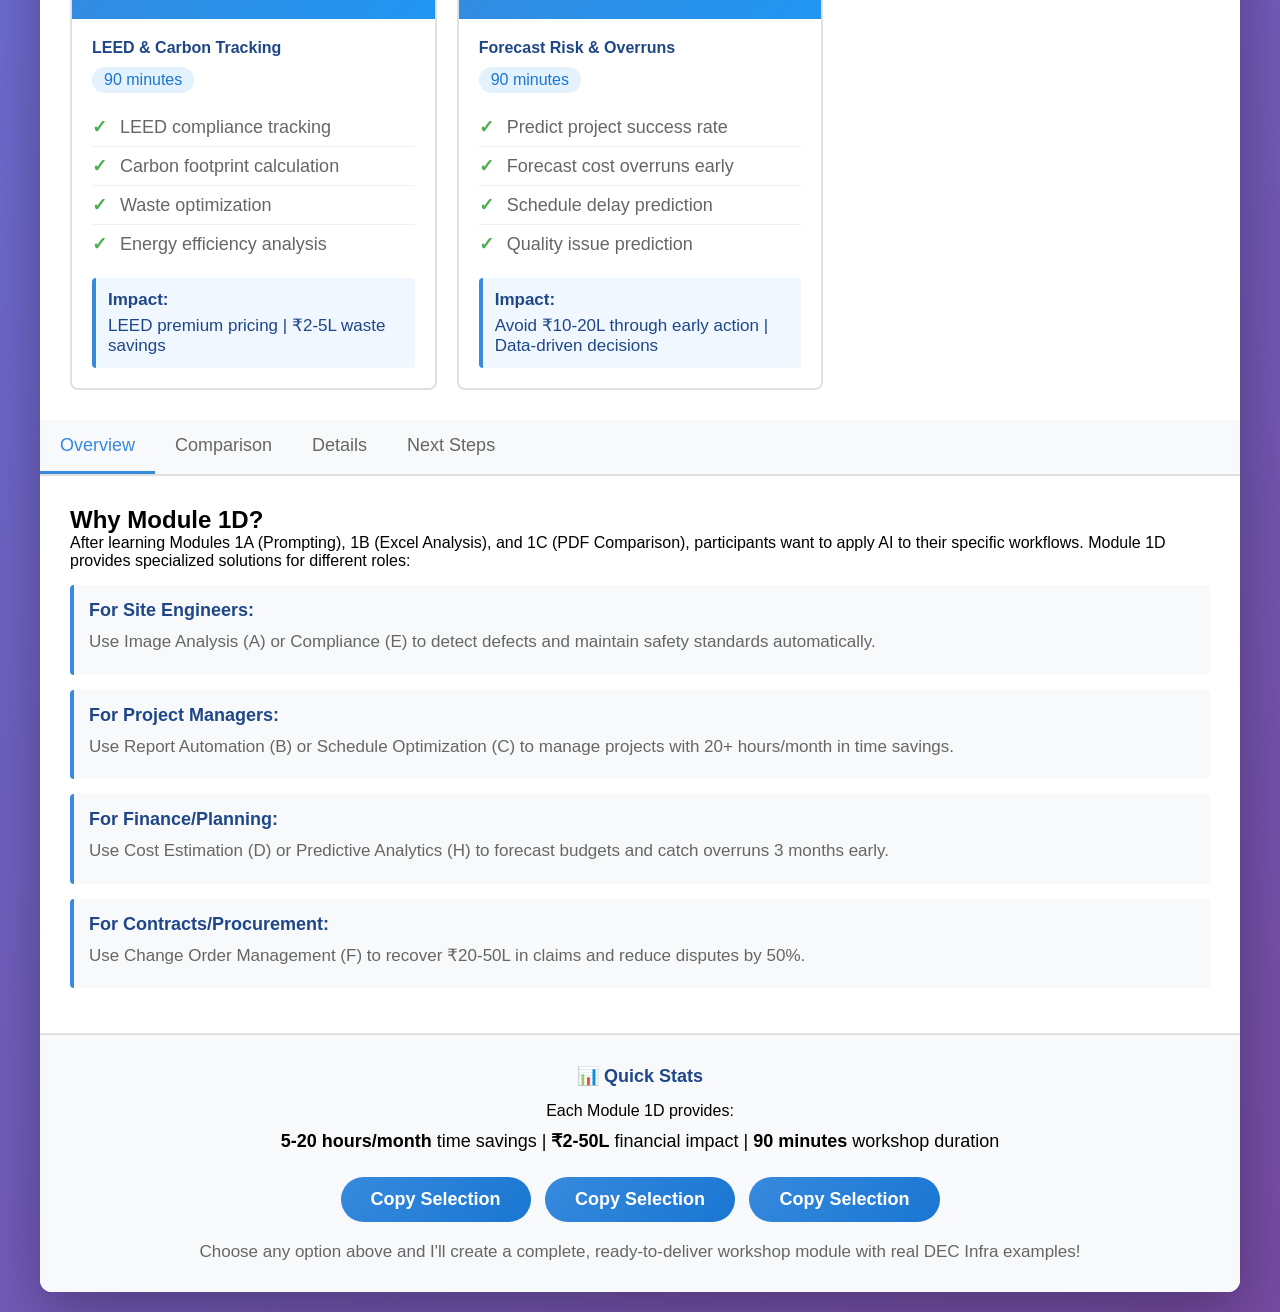
<file: extracted_modules/Module1D/Module 1D/Module_1D_Interactive_Guide.html>
<!DOCTYPE html>
<html lang="en">
<head>
    <meta charset="UTF-8">
    <meta name="viewport" content="width=device-width, initial-scale=1.0">
    <title>Module 1D: Advanced AI Applications - Interactive Guide</title>
    <style>
        * {
            margin: 0;
            padding: 0;
            box-sizing: border-box;
        }
        
        body {
            font-family: -apple-system, BlinkMacSystemFont, 'Segoe UI', Roboto, Oxygen, Ubuntu, Cantarell, sans-serif;
            background: linear-gradient(135deg, #667eea 0%, #764ba2 100%);
            min-height: 100vh;
            padding: 20px;
        }
        
        .container {
            max-width: 1200px;
            margin: 0 auto;
            background: white;
            border-radius: 12px;
            box-shadow: 0 20px 60px rgba(0,0,0,0.3);
            overflow: hidden;
        }
        
        header {
            background: linear-gradient(135deg, #1F4788 0%, #378ADD 100%);
            color: white;
            padding: 40px 20px;
            text-align: center;
        }
        
        header h1 {
            font-size: 32px;
            margin-bottom: 10px;
        }
        
        header p {
            font-size: 16px;
            opacity: 0.9;
        }
        
        .intro-section {
            padding: 30px;
            background: #f8f9fa;
            border-bottom: 2px solid #e0e0e0;
        }
        
        .intro-section h2 {
            color: #1F4788;
            margin-bottom: 15px;
            font-size: 20px;
        }
        
        .intro-section p {
            color: #555;
            line-height: 1.6;
            margin-bottom: 10px;
        }
        
        .options-grid {
            display: grid;
            grid-template-columns: repeat(auto-fit, minmax(300px, 1fr));
            gap: 20px;
            padding: 30px;
        }
        
        .option-card {
            background: white;
            border: 2px solid #e0e0e0;
            border-radius: 8px;
            overflow: hidden;
            cursor: pointer;
            transition: all 0.3s ease;
        }
        
        .option-card:hover {
            border-color: #378ADD;
            box-shadow: 0 8px 24px rgba(55, 138, 221, 0.15);
            transform: translateY(-4px);
        }
        
        .option-header {
            background: linear-gradient(135deg, #378ADD 0%, #2196F3 100%);
            color: white;
            padding: 20px;
            text-align: center;
        }
        
        .option-letter {
            display: inline-block;
            background: rgba(255,255,255,0.3);
            width: 40px;
            height: 40px;
            border-radius: 50%;
            line-height: 40px;
            text-align: center;
            font-weight: bold;
            font-size: 18px;
            margin-right: 10px;
        }
        
        .option-title {
            font-size: 18px;
            font-weight: 600;
            margin: 10px 0;
        }
        
        .option-content {
            padding: 20px;
        }
        
        .option-content h3 {
            color: #1F4788;
            font-size: 16px;
            margin-bottom: 10px;
        }
        
        .duration {
            display: inline-block;
            background: #E3F2FD;
            color: #1976D2;
            padding: 4px 12px;
            border-radius: 20px;
            font-size: 16px;
            font-weight: 500;
            margin-bottom: 15px;
        }
        
        .benefit-list {
            list-style: none;
            margin-bottom: 15px;
        }
        
        .benefit-list li {
            color: #666;
            padding: 8px 0;
            border-bottom: 1px solid #f0f0f0;
            font-size: 18px;
        }
        
        .benefit-list li:last-child {
            border-bottom: none;
        }
        
        .benefit-list li:before {
            content: "✓ ";
            color: #4CAF50;
            font-weight: bold;
            margin-right: 8px;
        }
        
        .financial-impact {
            background: #F0F7FF;
            border-left: 4px solid #378ADD;
            padding: 12px;
            margin-top: 15px;
            border-radius: 4px;
            font-size: 17px;
            color: #1F4788;
            font-weight: 500;
        }
        
        .financial-impact strong {
            display: block;
            margin-bottom: 5px;
        }
        
        .tabs {
            display: flex;
            gap: 0;
            background: #f8f9fa;
            padding: 0;
            border-bottom: 2px solid #e0e0e0;
            overflow-x: auto;
        }
        
        .tab-btn {
            padding: 15px 20px;
            background: transparent;
            border: none;
            cursor: pointer;
            font-size: 18px;
            font-weight: 500;
            color: #666;
            border-bottom: 3px solid transparent;
            transition: all 0.3s ease;
            white-space: nowrap;
        }
        
        .tab-btn:hover {
            color: #378ADD;
        }
        
        .tab-btn.active {
            color: #378ADD;
            border-bottom-color: #378ADD;
        }
        
        .tab-content {
            padding: 30px;
            display: none;
            animation: fadeIn 0.3s ease;
        }
        
        .tab-content.active {
            display: block;
        }
        
        @keyframes fadeIn {
            from {
                opacity: 0;
                transform: translateY(10px);
            }
            to {
                opacity: 1;
                transform: translateY(0);
            }
        }
        
        .scenario-box {
            background: #f8f9fa;
            border-left: 4px solid #378ADD;
            padding: 15px;
            margin: 15px 0;
            border-radius: 4px;
        }
        
        .scenario-box h4 {
            color: #1F4788;
            margin-bottom: 8px;
            font-size: 18px;
        }
        
        .scenario-box p {
            color: #666;
            font-size: 17px;
            line-height: 1.5;
            margin: 5px 0;
        }
        
        .comparison-table {
            width: 100%;
            border-collapse: collapse;
            margin: 20px 0;
            font-size: 17px;
        }
        
        .comparison-table th {
            background: #1F4788;
            color: white;
            padding: 12px;
            text-align: left;
            font-weight: 600;
        }
        
        .comparison-table td {
            padding: 10px 12px;
            border-bottom: 1px solid #e0e0e0;
        }
        
        .comparison-table tr:nth-child(even) {
            background: #f8f9fa;
        }
        
        .comparison-table tr:hover {
            background: #E3F2FD;
        }
        
        .footer {
            background: #f8f9fa;
            padding: 30px;
            text-align: center;
            border-top: 2px solid #e0e0e0;
        }
        
        .footer h3 {
            color: #1F4788;
            margin-bottom: 15px;
            font-size: 18px;
        }
        
        .cta-button {
            display: inline-block;
            background: linear-gradient(135deg, #378ADD 0%, #1976D2 100%);
            color: white;
            padding: 12px 30px;
            border-radius: 25px;
            text-decoration: none;
            font-weight: 600;
            transition: all 0.3s ease;
            border: none;
            cursor: pointer;
            font-size: 18px;
            margin: 5px;
        }
        
        .cta-button:hover {
            transform: translateY(-2px);
            box-shadow: 0 8px 16px rgba(55, 138, 221, 0.3);
        }
        
        .highlight {
            background: #FFF3CD;
            padding: 15px;
            border-left: 4px solid #FFC107;
            margin: 20px 0;
            border-radius: 4px;
            font-size: 18px;
            color: #856404;
        }
        
        .success-box {
            background: #D4EDDA;
            padding: 15px;
            border-left: 4px solid #28A745;
            margin: 20px 0;
            border-radius: 4px;
            font-size: 18px;
            color: #155724;
        }
        
        @media (max-width: 768px) {
            header h1 {
                font-size: 24px;
            }
            
            .options-grid {
                grid-template-columns: 1fr;
            }
            
            .tabs {
                flex-direction: column;
            }
            
            .tab-btn {
                border-bottom: none;
                border-right: 3px solid transparent;
            }
            
            .tab-btn.active {
                border-bottom: none;
                border-right-color: #378ADD;
            }
        }
    </style>
</head>
<body>
    <div class="container">
        <header>
            <h1>Module 1D: Advanced AI Applications for Construction</h1>
            <p>Choose your specialized workflow - 8 options available</p>
        </header>
        
        <div class="intro-section">
            <h2>What is Module 1D?</h2>
            <p>Module 1D extends the core AI skills (Modules 1A, 1B, 1C) into specialized construction workflows that save even more time and money.</p>
            <p><strong>Duration:</strong> 90 minutes (1.5 hours) | <strong>Difficulty:</strong> Intermediate | <strong>Audience:</strong> Project Managers, Engineers, Safety Officers</p>
            <div class="highlight">
                <strong>Choose one module below and I'll create a complete 90-minute workshop with real DEC Infra examples, scripts, prompts, and materials!</strong>
            </div>
        </div>
        
        <div class="options-grid">
            <!-- Option A -->
            <div class="option-card" onclick="selectOption('A')">
                <div class="option-header">
                    <div class="option-letter">A</div>
                    <div class="option-title">Image & Photo Analysis</div>
                </div>
                <div class="option-content">
                    <h3>Safety & Quality Detection</h3>
                    <div class="duration">90 minutes</div>
                    <ul class="benefit-list">
                        <li>Analyze site photos with AI vision</li>
                        <li>Detect safety hazards automatically</li>
                        <li>Identify quality defects in 2 mins</li>
                        <li>Generate photo reports</li>
                    </ul>
                    <div class="financial-impact">
                        <strong>Impact:</strong> ₹2-5L defect avoidance | 5-10 hrs/month saved
                    </div>
                </div>
            </div>
            
            <!-- Option B -->
            <div class="option-card" onclick="selectOption('B')">
                <div class="option-header">
                    <div class="option-letter">B</div>
                    <div class="option-title">Email & Report Automation</div>
                </div>
                <div class="option-content">
                    <h3>Auto-Generate Reports</h3>
                    <div class="duration">90 minutes</div>
                    <ul class="benefit-list">
                        <li>Generate weekly reports in 5 mins</li>
                        <li>Create daily site reports auto</li>
                        <li>Meeting minutes from transcripts</li>
                        <li>Consistent formatting always</li>
                    </ul>
                    <div class="financial-impact">
                        <strong>Impact:</strong> 15-20 hrs/month saved | Never miss action items
                    </div>
                </div>
            </div>
            
            <!-- Option C -->
            <div class="option-card" onclick="selectOption('C')">
                <div class="option-header">
                    <div class="option-letter">C</div>
                    <div class="option-title">Schedule & Resource Optimization</div>
                </div>
                <div class="option-content">
                    <h3>Compress Timeline & Optimize Labor</h3>
                    <div class="duration">90 minutes</div>
                    <ul class="benefit-list">
                        <li>Compress timeline 2-3 weeks</li>
                        <li>Optimize resource allocation</li>
                        <li>Critical path analysis</li>
                        <li>What-if scenario analysis</li>
                    </ul>
                    <div class="financial-impact">
                        <strong>Impact:</strong> ₹5-10L timeline savings | 15-20% labor productivity gain
                    </div>
                </div>
            </div>
            
            <!-- Option D -->
            <div class="option-card" onclick="selectOption('D')">
                <div class="option-header">
                    <div class="option-letter">D</div>
                    <div class="option-title">Cost Estimation & Budgeting</div>
                </div>
                <div class="option-content">
                    <h3>Accurate Cost Forecasting</h3>
                    <div class="duration">90 minutes</div>
                    <ul class="benefit-list">
                        <li>AI-assisted cost estimation</li>
                        <li>Historical benchmarking</li>
                        <li>Overrun prediction & prevention</li>
                        <li>Better contingency planning</li>
                    </ul>
                    <div class="financial-impact">
                        <strong>Impact:</strong> 5-10% better accuracy | Fewer overruns & disputes
                    </div>
                </div>
            </div>
            
            <!-- Option E -->
            <div class="option-card" onclick="selectOption('E')">
                <div class="option-header">
                    <div class="option-letter">E</div>
                    <div class="option-title">Compliance & Documentation</div>
                </div>
                <div class="option-content">
                    <h3>Safety & Audit Automation</h3>
                    <div class="duration">90 minutes</div>
                    <ul class="benefit-list">
                        <li>Auto-generate safety checklists</li>
                        <li>Create compliance documents</li>
                        <li>Audit trail organization</li>
                        <li>Never miss requirements</li>
                    </ul>
                    <div class="financial-impact">
                        <strong>Impact:</strong> Avoid ₹5-15L in fines | 100% audit compliance
                    </div>
                </div>
            </div>
            
            <!-- Option F -->
            <div class="option-card" onclick="selectOption('F')">
                <div class="option-header">
                    <div class="option-letter">F</div>
                    <div class="option-title">Change Order & Claims</div>
                </div>
                <div class="option-content">
                    <h3>Protect Claims & Manage Changes</h3>
                    <div class="duration">90 minutes</div>
                    <ul class="benefit-list">
                        <li>Change order impact analysis</li>
                        <li>Claims documentation ready</li>
                        <li>Dispute risk assessment</li>
                        <li>Timeline impact calculation</li>
                    </ul>
                    <div class="financial-impact">
                        <strong>Impact:</strong> ₹20-50L claim recovery | 50% less disputes
                    </div>
                </div>
            </div>
            
            <!-- Option G -->
            <div class="option-card" onclick="selectOption('G')">
                <div class="option-header">
                    <div class="option-letter">G</div>
                    <div class="option-title">Sustainability & Green Building</div>
                </div>
                <div class="option-content">
                    <h3>LEED & Carbon Tracking</h3>
                    <div class="duration">90 minutes</div>
                    <ul class="benefit-list">
                        <li>LEED compliance tracking</li>
                        <li>Carbon footprint calculation</li>
                        <li>Waste optimization</li>
                        <li>Energy efficiency analysis</li>
                    </ul>
                    <div class="financial-impact">
                        <strong>Impact:</strong> LEED premium pricing | ₹2-5L waste savings
                    </div>
                </div>
            </div>
            
            <!-- Option H -->
            <div class="option-card" onclick="selectOption('H')">
                <div class="option-header">
                    <div class="option-letter">H</div>
                    <div class="option-title">Predictive Analytics</div>
                </div>
                <div class="option-content">
                    <h3>Forecast Risk & Overruns</h3>
                    <div class="duration">90 minutes</div>
                    <ul class="benefit-list">
                        <li>Predict project success rate</li>
                        <li>Forecast cost overruns early</li>
                        <li>Schedule delay prediction</li>
                        <li>Quality issue prediction</li>
                    </ul>
                    <div class="financial-impact">
                        <strong>Impact:</strong> Avoid ₹10-20L through early action | Data-driven decisions
                    </div>
                </div>
            </div>
        </div>
        
        <!-- Tabs for detailed comparison -->
        <div class="tabs">
            <button class="tab-btn active" onclick="openTab(event, 'overview')">Overview</button>
            <button class="tab-btn" onclick="openTab(event, 'comparison')">Comparison</button>
            <button class="tab-btn" onclick="openTab(event, 'details')">Details</button>
            <button class="tab-btn" onclick="openTab(event, 'next-steps')">Next Steps</button>
        </div>
        
        <!-- Tab 1: Overview -->
        <div id="overview" class="tab-content active">
            <h2>Why Module 1D?</h2>
            <p>After learning Modules 1A (Prompting), 1B (Excel Analysis), and 1C (PDF Comparison), participants want to apply AI to their specific workflows. Module 1D provides specialized solutions for different roles:</p>
            
            <div class="scenario-box">
                <h4>For Site Engineers:</h4>
                <p>Use Image Analysis (A) or Compliance (E) to detect defects and maintain safety standards automatically.</p>
            </div>
            
            <div class="scenario-box">
                <h4>For Project Managers:</h4>
                <p>Use Report Automation (B) or Schedule Optimization (C) to manage projects with 20+ hours/month in time savings.</p>
            </div>
            
            <div class="scenario-box">
                <h4>For Finance/Planning:</h4>
                <p>Use Cost Estimation (D) or Predictive Analytics (H) to forecast budgets and catch overruns 3 months early.</p>
            </div>
            
            <div class="scenario-box">
                <h4>For Contracts/Procurement:</h4>
                <p>Use Change Order Management (F) to recover ₹20-50L in claims and reduce disputes by 50%.</p>
            </div>
        </div>
        
        <!-- Tab 2: Comparison Table -->
        <div id="comparison" class="tab-content">
            <h2>Quick Comparison of All Options</h2>
            <table class="comparison-table">
                <thead>
                    <tr>
                        <th>Option</th>
                        <th>Focus Area</th>
                        <th>Time Saved/Month</th>
                        <th>Financial Impact</th>
                        <th>Best For</th>
                    </tr>
                </thead>
                <tbody>
                    <tr>
                        <td><strong>A</strong></td>
                        <td>Image Analysis</td>
                        <td>5-10 hours</td>
                        <td>₹2-5L defect avoidance</td>
                        <td>Site Engineers, QA</td>
                    </tr>
                    <tr>
                        <td><strong>B</strong></td>
                        <td>Report Automation</td>
                        <td>15-20 hours</td>
                        <td>Labor savings</td>
                        <td>Project Managers</td>
                    </tr>
                    <tr>
                        <td><strong>C</strong></td>
                        <td>Schedule Optimization</td>
                        <td>5-10 hours</td>
                        <td>₹5-10L timeline savings</td>
                        <td>PMs, Planners</td>
                    </tr>
                    <tr>
                        <td><strong>D</strong></td>
                        <td>Cost Estimation</td>
                        <td>10-15 hours</td>
                        <td>Better accuracy, fewer overruns</td>
                        <td>Finance, Estimators</td>
                    </tr>
                    <tr>
                        <td><strong>E</strong></td>
                        <td>Compliance</td>
                        <td>8-12 hours</td>
                        <td>Avoid ₹5-15L in fines</td>
                        <td>Safety, Compliance</td>
                    </tr>
                    <tr>
                        <td><strong>F</strong></td>
                        <td>Change Orders</td>
                        <td>5-10 hours</td>
                        <td>₹20-50L claim recovery</td>
                        <td>Contracts, Legal</td>
                    </tr>
                    <tr>
                        <td><strong>G</strong></td>
                        <td>Sustainability</td>
                        <td>8-10 hours</td>
                        <td>LEED premium + ₹2-5L savings</td>
                        <td>Green Projects, Planners</td>
                    </tr>
                    <tr>
                        <td><strong>H</strong></td>
                        <td>Predictive Analytics</td>
                        <td>10-15 hours</td>
                        <td>Avoid ₹10-20L overruns</td>
                        <td>Senior PMs, Strategy</td>
                    </tr>
                </tbody>
            </table>
        </div>
        
        <!-- Tab 3: Details -->
        <div id="details" class="tab-content">
            <h2>What's Included in Each Module 1D?</h2>
            <div class="success-box">
                <strong>✓ Complete 90-Minute Facilitator Script</strong> - Word-for-word instructions with timing
            </div>
            <div class="success-box">
                <strong>✓ Real DEC Infra Scenarios</strong> - 3-5 actual project examples with real data
            </div>
            <div class="success-box">
                <strong>✓ Live Demo Prompts</strong> - Copy-paste ready, tested AI prompts
            </div>
            <div class="success-box">
                <strong>✓ Hands-On Exercises</strong> - Group activities participants can do themselves
            </div>
            <div class="success-box">
                <strong>✓ Expected AI Outputs</strong> - Examples of what participants will see
            </div>
            <div class="success-box">
                <strong>✓ Tools & Software List</strong> - Everything needed to deliver the module
            </div>
            <div class="success-box">
                <strong>✓ Success Metrics & ROI</strong> - How to measure impact after workshop
            </div>
            <div class="success-box">
                <strong>✓ Implementation Guide</strong> - How teams use it after the workshop
            </div>
            <div class="success-box">
                <strong>✓ Troubleshooting Tips</strong> - Common issues and how to fix them
            </div>
            <div class="success-box">
                <strong>✓ Follow-Up Resources</strong> - Templates, checklists, reference guides
            </div>
        </div>
        
        <!-- Tab 4: Next Steps -->
        <div id="next-steps" class="tab-content">
            <h2>How to Get Your Module 1D</h2>
            <h3 style="color: #1F4788; margin-top: 20px;">Step 1: Choose Your Option</h3>
            <p>Click on any of the 8 option cards above (A through H) or reply with your choice.</p>
            
            <h3 style="color: #1F4788; margin-top: 20px;">Step 2: Confirm Selection</h3>
            <p>You can also choose:</p>
            <ul style="margin-left: 20px; margin-top: 10px;">
                <li><strong>I) Multiple Modules</strong> - Get 2-3 modules combined (8-12 hours to create)</li>
                <li><strong>J) Custom Module</strong> - Tell me your specific need and I'll create a custom solution</li>
            </ul>
            
            <h3 style="color: #1F4788; margin-top: 20px;">Step 3: Creation Timeline</h3>
            <p><strong>Single Module (A-H):</strong> 4-6 hours content creation</p>
            <p><strong>Multiple Modules (I):</strong> 8-12 hours content creation</p>
            <p><strong>Custom Module (J):</strong> 6-10 hours content creation</p>
            
            <h3 style="color: #1F4788; margin-top: 20px;">Step 4: You'll Receive</h3>
            <div class="success-box">
                ✓ Complete 90-minute workshop guide<br/>
                ✓ Real DEC Infra project scenarios<br/>
                ✓ Ready-to-use AI prompts<br/>
                ✓ Sample outputs & expected results<br/>
                ✓ Interactive HTML guides<br/>
                ✓ PDF reference documents<br/>
                ✓ Facilitator notes & talking points<br/>
                ✓ Printable handouts for participants
            </div>
            
            <h3 style="color: #1F4788; margin-top: 20px;">Ready to Proceed?</h3>
            <p>Reply with your choice: <strong>A, B, C, D, E, F, G, H, I, or J</strong></p>
        </div>
        
        <div class="footer">
            <h3>📊 Quick Stats</h3>
            <p>Each Module 1D provides:</p>
            <p style="font-size: 18px; margin: 10px 0;">
                <strong>5-20 hours/month</strong> time savings | 
                <strong>₹2-50L</strong> financial impact | 
                <strong>90 minutes</strong> workshop duration
            </p>
            <p style="margin-top: 20px;">
                <button class="cta-button" onclick="copyToClipboard('I want Module 1D Option A: Image & Photo Analysis')">Copy Selection</button>
                <button class="cta-button" onclick="copyToClipboard('I want Module 1D Option B: Email & Report Automation')">Copy Selection</button>
                <button class="cta-button" onclick="copyToClipboard('I want Module 1D Option C: Schedule & Resource Optimization')">Copy Selection</button>
            </p>
            <p style="margin-top: 15px; color: #666; font-size: 17px;">
                Choose any option above and I'll create a complete, ready-to-deliver workshop module with real DEC Infra examples!
            </p>
        </div>
    </div>
    
    <script>
        function openTab(evt, tabName) {
            const tabContents = document.querySelectorAll('.tab-content');
            tabContents.forEach(tab => tab.classList.remove('active'));
            
            const tabBtns = document.querySelectorAll('.tab-btn');
            tabBtns.forEach(btn => btn.classList.remove('active'));
            
            document.getElementById(tabName).classList.add('active');
            evt.currentTarget.classList.add('active');
        }
        
        function selectOption(option) {
            const options = {
                'A': 'Image & Photo Analysis',
                'B': 'Email & Report Automation',
                'C': 'Schedule & Resource Optimization',
                'D': 'Cost Estimation & Budgeting',
                'E': 'Compliance & Documentation',
                'F': 'Change Order & Claims Management',
                'G': 'Sustainability & Green Building',
                'H': 'Predictive Analytics'
            };
            
            const message = `I want Module 1D Option ${option}: ${options[option]}`;
            alert(message + '\n\nCopy this and reply to confirm your selection!');
            copyToClipboard(message);
        }
        
        function copyToClipboard(text) {
            navigator.clipboard.writeText(text).then(() => {
                alert('Selection copied! Paste it in your reply to confirm.');
            }).catch(() => {
                const textarea = document.createElement('textarea');
                textarea.value = text;
                document.body.appendChild(textarea);
                textarea.select();
                document.execCommand('copy');
                document.body.removeChild(textarea);
                alert('Selection copied! Paste it in your reply to confirm.');
            });
        }
    </script>
</body>
</html>
</file>
